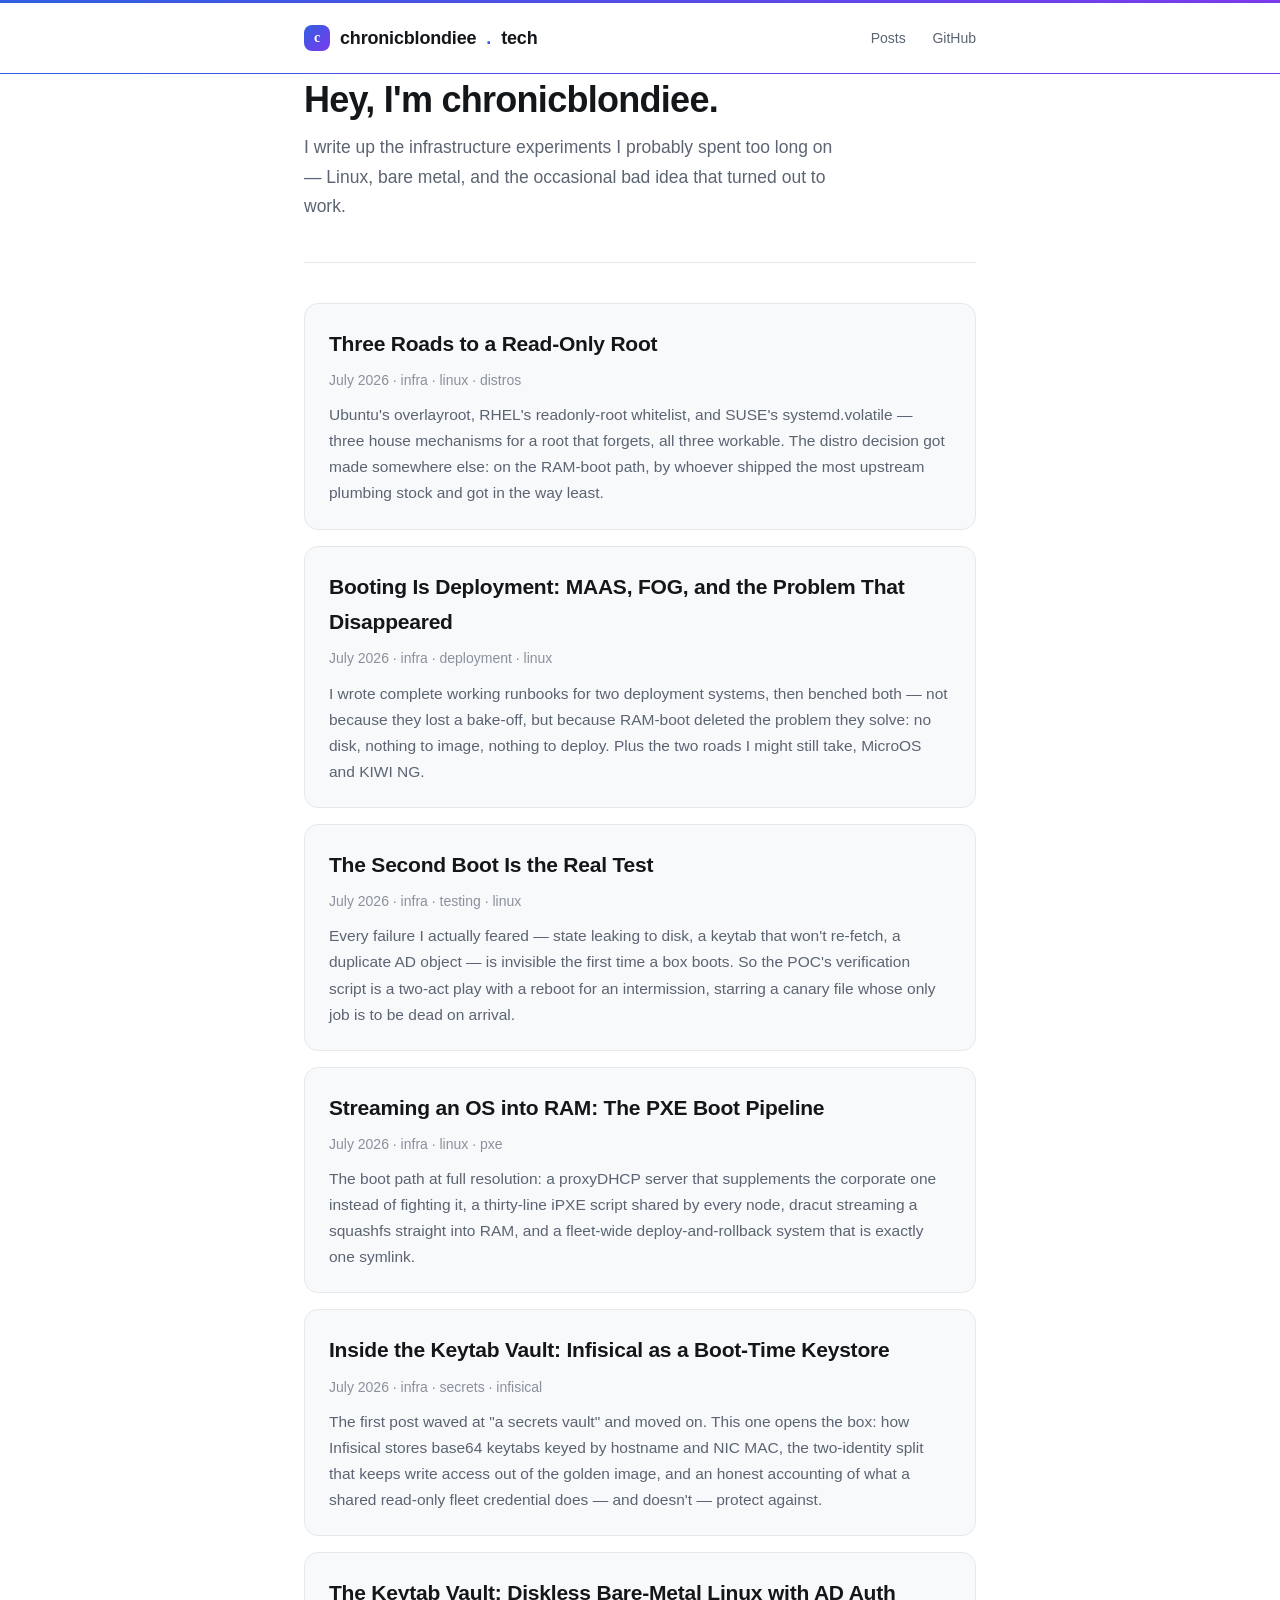
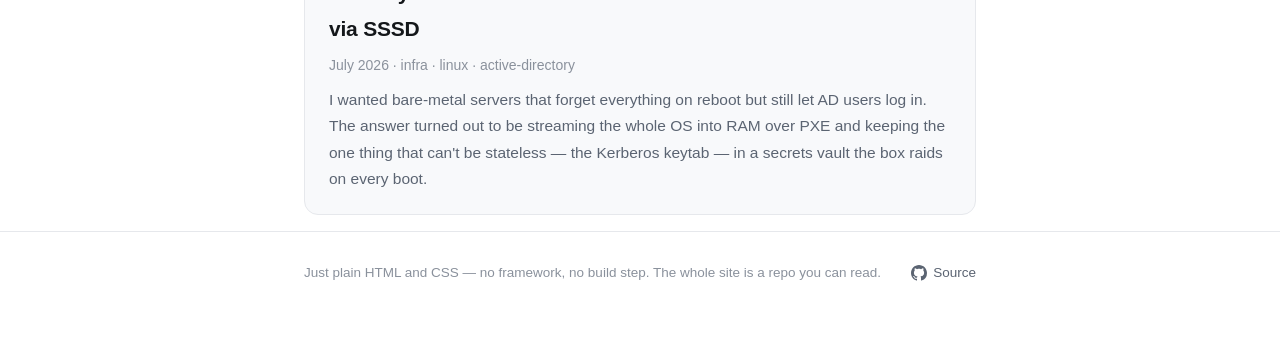
<file: index.html>
<!doctype html>
<html lang="en">
<head>
<meta charset="utf-8">
<meta name="viewport" content="width=device-width, initial-scale=1">
<title>chronicblondiee.tech</title>
<meta name="description" content="I'm chronicblondiee, and I write up the infrastructure experiments I probably spent too long on — Linux, bare metal, and the occasional bad idea that worked.">
<link rel="icon" type="image/svg+xml" href="favicon.svg">
<meta property="og:title" content="chronicblondiee.tech">
<meta property="og:description" content="I'm chronicblondiee, and I write up the infrastructure experiments I probably spent too long on — Linux, bare metal, and the occasional bad idea that worked.">
<meta property="og:type" content="website">
<meta property="og:url" content="https://chronicblondiee.github.io/tech-blog/">
<meta name="twitter:card" content="summary">
<link rel="stylesheet" href="style.css">
</head>
<body>

<header class="site">
  <div class="wrap">
    <a class="brand" href="index.html"><span class="logo-mark">c</span>chronicblondiee<span class="dot">.</span>tech</a>
    <nav class="site">
      <a href="index.html">Posts</a>
      <a href="https://github.com/chronicblondiee/tech-blog">GitHub</a>
    </nav>
  </div>
</header>

<main class="wrap">

  <div class="intro">
    <h1>Hey, I'm chronicblondiee.</h1>
    <p>I write up the infrastructure experiments I probably spent too long on — Linux, bare metal, and the occasional bad idea that turned out to work.</p>
  </div>

  <a class="post-list-item" href="posts/three-roads-to-a-readonly-root.html">
    <h2>Three Roads to a Read-Only Root</h2>
    <div class="post-meta">July 2026 &middot; infra &middot; linux &middot; distros</div>
    <p class="excerpt">
      Ubuntu's overlayroot, RHEL's readonly-root whitelist, and SUSE's
      systemd.volatile — three house mechanisms for a root that forgets,
      all three workable. The distro decision got made somewhere else:
      on the RAM-boot path, by whoever shipped the most upstream plumbing
      stock and got in the way least.
    </p>
  </a>

  <a class="post-list-item" href="posts/booting-is-deployment.html">
    <h2>Booting Is Deployment: MAAS, FOG, and the Problem That Disappeared</h2>
    <div class="post-meta">July 2026 &middot; infra &middot; deployment &middot; linux</div>
    <p class="excerpt">
      I wrote complete working runbooks for two deployment systems, then
      benched both — not because they lost a bake-off, but because RAM-boot
      deleted the problem they solve: no disk, nothing to image, nothing to
      deploy. Plus the two roads I might still take, MicroOS and KIWI NG.
    </p>
  </a>

  <a class="post-list-item" href="posts/second-boot-is-the-real-test.html">
    <h2>The Second Boot Is the Real Test</h2>
    <div class="post-meta">July 2026 &middot; infra &middot; testing &middot; linux</div>
    <p class="excerpt">
      Every failure I actually feared — state leaking to disk, a keytab that
      won't re-fetch, a duplicate AD object — is invisible the first time a
      box boots. So the POC's verification script is a two-act play with a
      reboot for an intermission, starring a canary file whose only job is
      to be dead on arrival.
    </p>
  </a>

  <a class="post-list-item" href="posts/pxe-ram-boot-pipeline.html">
    <h2>Streaming an OS into RAM: The PXE Boot Pipeline</h2>
    <div class="post-meta">July 2026 &middot; infra &middot; linux &middot; pxe</div>
    <p class="excerpt">
      The boot path at full resolution: a proxyDHCP server that supplements
      the corporate one instead of fighting it, a thirty-line iPXE script
      shared by every node, dracut streaming a squashfs straight into RAM,
      and a fleet-wide deploy-and-rollback system that is exactly one
      symlink.
    </p>
  </a>

  <a class="post-list-item" href="posts/inside-the-keytab-vault-infisical.html">
    <h2>Inside the Keytab Vault: Infisical as a Boot-Time Keystore</h2>
    <div class="post-meta">July 2026 &middot; infra &middot; secrets &middot; infisical</div>
    <p class="excerpt">
      The first post waved at "a secrets vault" and moved on. This one opens
      the box: how Infisical stores base64 keytabs keyed by hostname and NIC
      MAC, the two-identity split that keeps write access out of the golden
      image, and an honest accounting of what a shared read-only fleet
      credential does — and doesn't — protect against.
    </p>
  </a>

  <a class="post-list-item" href="posts/stateless-bare-metal-linux-sssd.html">
    <h2>The Keytab Vault: Diskless Bare-Metal Linux with AD Auth via SSSD</h2>
    <div class="post-meta">July 2026 &middot; infra &middot; linux &middot; active-directory</div>
    <p class="excerpt">
      I wanted bare-metal servers that forget everything on reboot but still
      let AD users log in. The answer turned out to be streaming the whole OS
      into RAM over PXE and keeping the one thing that can't be stateless —
      the Kerberos keytab — in a secrets vault the box raids on every boot.
    </p>
  </a>

</main>

<footer class="site">
  <div class="wrap">
    <span>Just plain HTML and CSS — no framework, no build step. The whole site is a repo you can read.</span>
    <a href="https://github.com/chronicblondiee/tech-blog">
      <svg viewBox="0 0 16 16" aria-hidden="true"><path d="M8 0C3.58 0 0 3.58 0 8c0 3.54 2.29 6.53 5.47 7.59.4.07.55-.17.55-.38 0-.19-.01-.82-.01-1.49-2.01.37-2.53-.49-2.69-.94-.09-.23-.48-.94-.82-1.13-.28-.15-.68-.52-.01-.53.63-.01 1.08.58 1.23.82.72 1.21 1.87.87 2.33.66.07-.52.28-.87.51-1.07-1.78-.2-3.64-.89-3.64-3.95 0-.87.31-1.59.82-2.15-.08-.2-.36-1.02.08-2.12 0 0 .67-.21 2.2.82.64-.18 1.32-.27 2-.27.68 0 1.36.09 2 .27 1.53-1.04 2.2-.82 2.2-.82.44 1.1.16 1.92.08 2.12.51.56.82 1.27.82 2.15 0 3.07-1.87 3.75-3.65 3.95.29.25.54.73.54 1.48 0 1.07-.01 1.93-.01 2.2 0 .21.15.46.55.38A8.01 8.01 0 0 0 16 8c0-4.42-3.58-8-8-8Z"/></svg>
      <span>Source</span>
    </a>
  </div>
</footer>

</body>
</html>
</file>
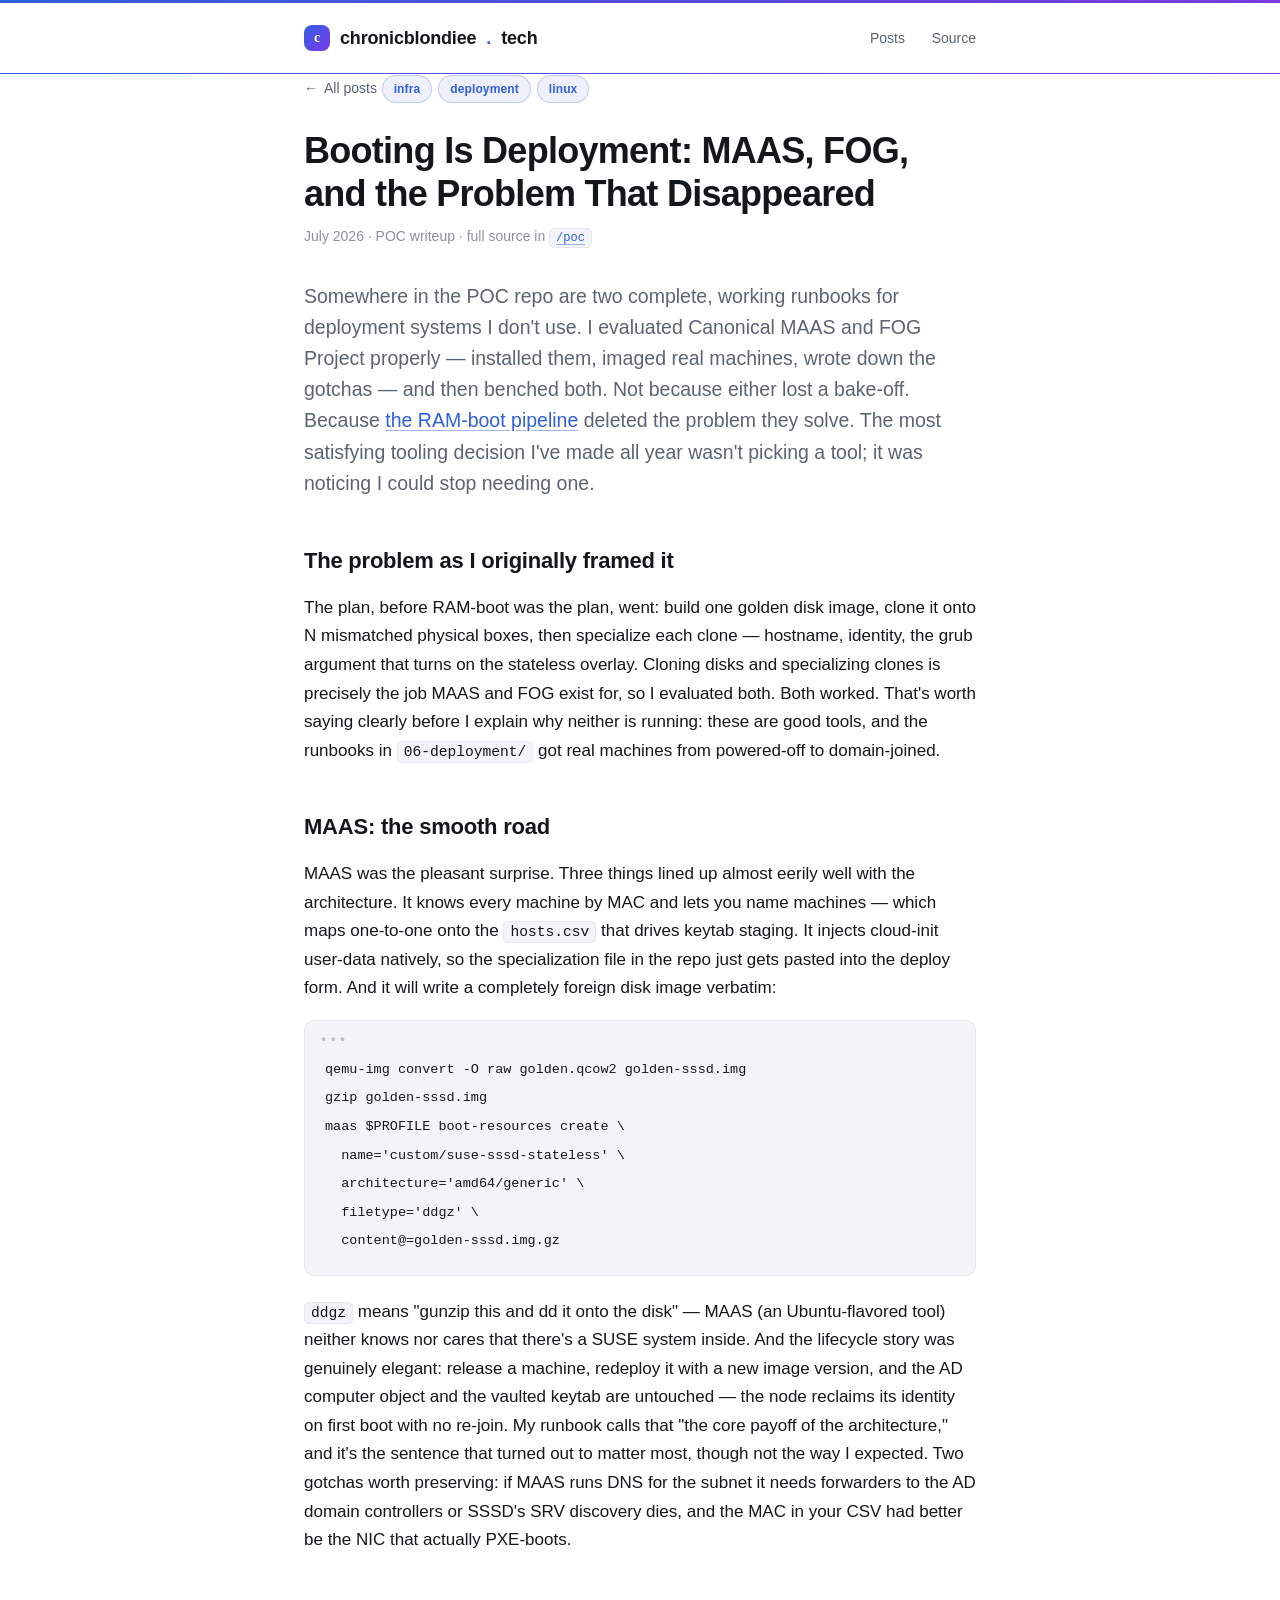
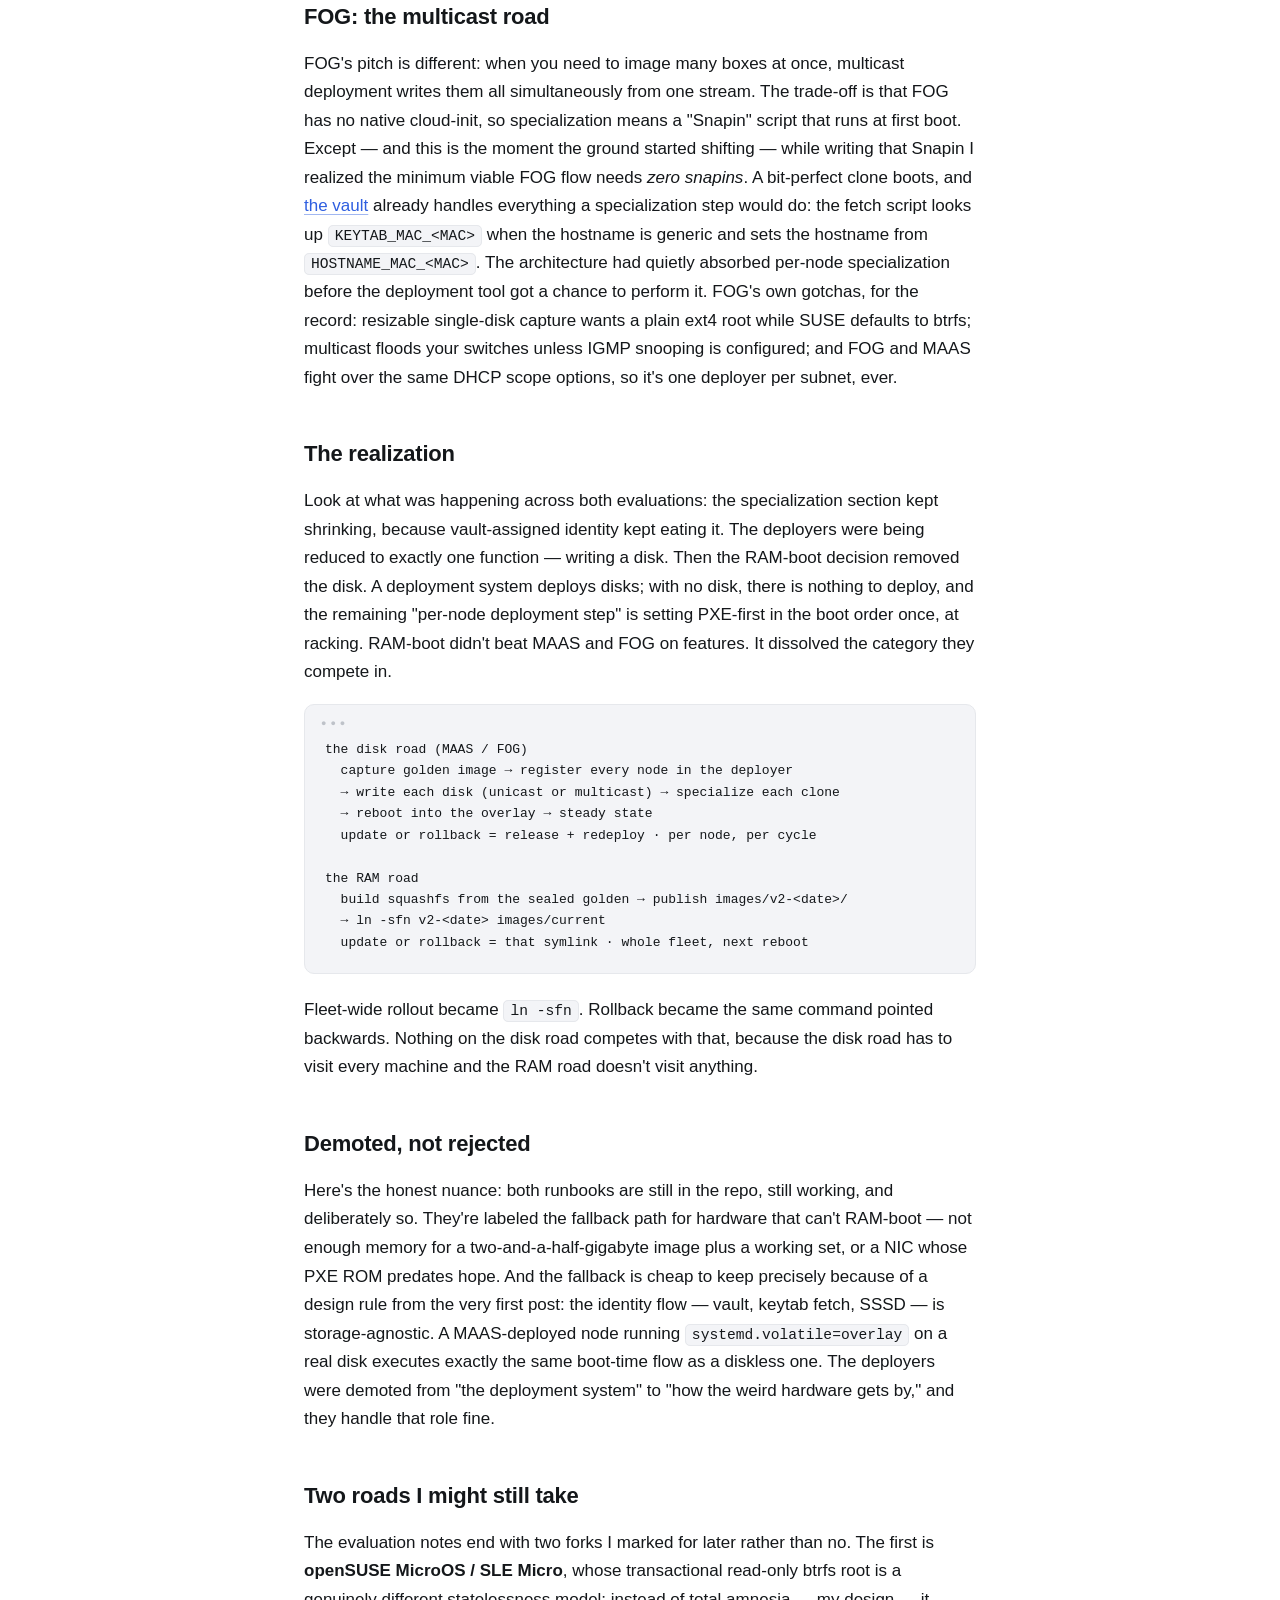
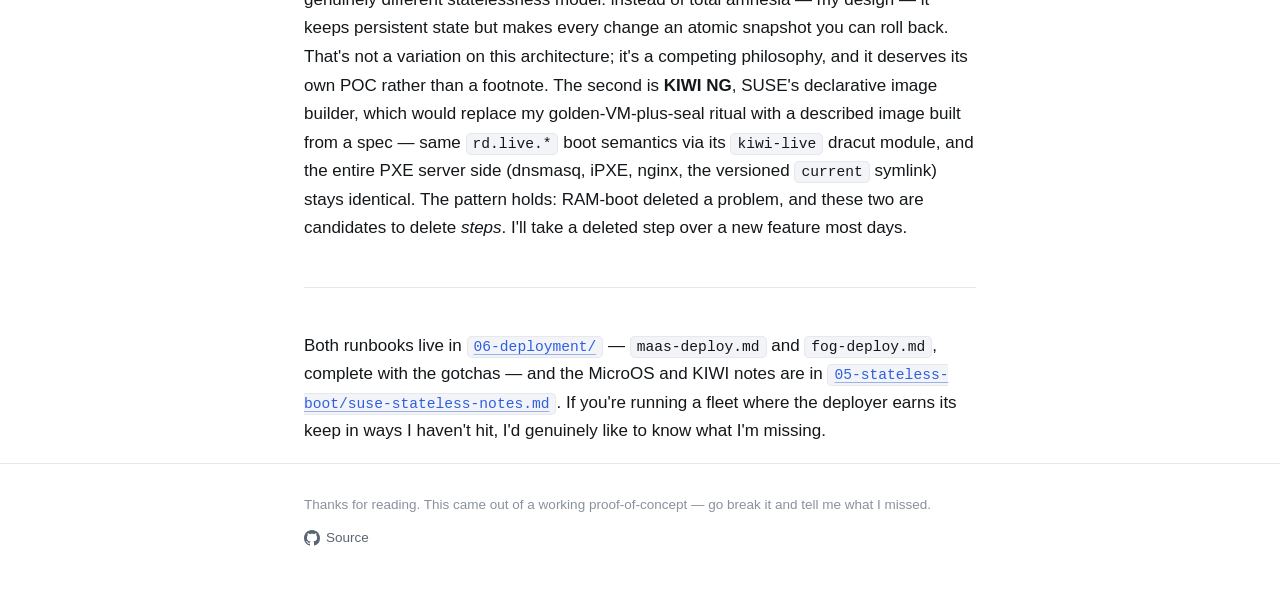
<file: posts/booting-is-deployment.html>
<!doctype html>
<html lang="en">
<head>
<meta charset="utf-8">
<meta name="viewport" content="width=device-width, initial-scale=1">
<title>Booting Is Deployment: MAAS, FOG, and the Problem That Disappeared</title>
<meta name="description" content="I wrote complete working runbooks for two deployment systems, then benched both — not because they lost a bake-off, but because RAM-boot deleted the problem they solve. Plus the two roads I might still take.">
<link rel="icon" type="image/svg+xml" href="../favicon.svg">
<meta property="og:title" content="Booting Is Deployment: MAAS, FOG, and the Problem That Disappeared">
<meta property="og:description" content="I wrote complete working runbooks for two deployment systems, then benched both — not because they lost a bake-off, but because RAM-boot deleted the problem they solve. Plus the two roads I might still take.">
<meta property="og:type" content="article">
<meta property="og:url" content="https://chronicblondiee.github.io/tech-blog/posts/booting-is-deployment.html">
<meta name="twitter:card" content="summary">
<link rel="stylesheet" href="../style.css">
</head>
<body>

<header class="site">
  <div class="wrap">
    <a class="brand" href="../index.html"><span class="logo-mark">c</span>chronicblondiee<span class="dot">.</span>tech</a>
    <nav class="site">
      <a href="../index.html">Posts</a>
      <a href="https://github.com/chronicblondiee/tech-blog/tree/main/poc/stateless-sssd-poc">Source</a>
    </nav>
  </div>
</header>

<main class="wrap">

  <a class="back-link" href="../index.html"><span class="arrow">&larr;</span><span>All posts</span></a>

  <span class="tag">infra</span><span class="tag">deployment</span><span class="tag">linux</span>

  <h1>Booting Is Deployment: MAAS, FOG, and the Problem That Disappeared</h1>
  <div class="post-meta">July 2026 &middot; POC writeup &middot; full source in <a href="https://github.com/chronicblondiee/tech-blog/tree/main/poc/stateless-sssd-poc"><code>/poc</code></a></div>

  <p class="lede">
    Somewhere in the POC repo are two complete, working runbooks for
    deployment systems I don't use. I evaluated Canonical MAAS and FOG
    Project properly — installed them, imaged real machines, wrote down the
    gotchas — and then benched both. Not because either lost a bake-off.
    Because <a href="pxe-ram-boot-pipeline.html">the RAM-boot pipeline</a>
    deleted the problem they solve. The most satisfying tooling decision
    I've made all year wasn't picking a tool; it was noticing I could stop
    needing one.
  </p>

  <h2>The problem as I originally framed it</h2>
  <p>
    The plan, before RAM-boot was the plan, went: build one golden disk
    image, clone it onto N mismatched physical boxes, then specialize each
    clone — hostname, identity, the grub argument that turns on the
    stateless overlay. Cloning disks and specializing clones is precisely
    the job MAAS and FOG exist for, so I evaluated both. Both worked. That's
    worth saying clearly before I explain why neither is running: these are
    good tools, and the runbooks in <code>06-deployment/</code> got real
    machines from powered-off to domain-joined.
  </p>

  <h2>MAAS: the smooth road</h2>
  <p>
    MAAS was the pleasant surprise. Three things lined up almost eerily
    well with the architecture. It knows every machine by MAC and lets you
    name machines — which maps one-to-one onto the <code>hosts.csv</code>
    that drives keytab staging. It injects cloud-init user-data natively,
    so the specialization file in the repo just gets pasted into the deploy
    form. And it will write a completely foreign disk image verbatim:
  </p>
  <pre><code>qemu-img convert -O raw golden.qcow2 golden-sssd.img
gzip golden-sssd.img
maas $PROFILE boot-resources create \
  name='custom/suse-sssd-stateless' \
  architecture='amd64/generic' \
  filetype='ddgz' \
  content@=golden-sssd.img.gz</code></pre>
  <p>
    <code>ddgz</code> means "gunzip this and dd it onto the disk" — MAAS
    (an Ubuntu-flavored tool) neither knows nor cares that there's a SUSE
    system inside. And the lifecycle story was genuinely elegant: release a
    machine, redeploy it with a new image version, and the AD computer
    object and the vaulted keytab are untouched — the node reclaims its
    identity on first boot with no re-join. My runbook calls that "the core
    payoff of the architecture," and it's the sentence that turned out to
    matter most, though not the way I expected. Two gotchas worth
    preserving: if MAAS runs DNS for the subnet it needs forwarders to the
    AD domain controllers or SSSD's SRV discovery dies, and the MAC in your
    CSV had better be the NIC that actually PXE-boots.
  </p>

  <h2>FOG: the multicast road</h2>
  <p>
    FOG's pitch is different: when you need to image many boxes at once,
    multicast deployment writes them all simultaneously from one stream.
    The trade-off is that FOG has no native cloud-init, so specialization
    means a "Snapin" script that runs at first boot. Except — and this is
    the moment the ground started shifting — while writing that Snapin I
    realized the minimum viable FOG flow needs <em>zero snapins</em>. A
    bit-perfect clone boots, and
    <a href="inside-the-keytab-vault-infisical.html">the vault</a> already
    handles everything a specialization step would do: the fetch script
    looks up <code>KEYTAB_MAC_&lt;MAC&gt;</code> when the hostname is
    generic and sets the hostname from <code>HOSTNAME_MAC_&lt;MAC&gt;</code>.
    The architecture had quietly absorbed per-node specialization before
    the deployment tool got a chance to perform it. FOG's own gotchas, for
    the record: resizable single-disk capture wants a plain ext4 root while
    SUSE defaults to btrfs; multicast floods your switches unless IGMP
    snooping is configured; and FOG and MAAS fight over the same DHCP scope
    options, so it's one deployer per subnet, ever.
  </p>

  <h2>The realization</h2>
  <p>
    Look at what was happening across both evaluations: the specialization
    section kept shrinking, because vault-assigned identity kept eating it.
    The deployers were being reduced to exactly one function — writing a
    disk. Then the RAM-boot decision removed the disk. A deployment system
    deploys disks; with no disk, there is nothing to deploy, and the
    remaining "per-node deployment step" is setting PXE-first in the boot
    order once, at racking. RAM-boot didn't beat MAAS and FOG on features.
    It dissolved the category they compete in.
  </p>
  <div class="diagram">the disk road (MAAS / FOG)
  capture golden image &rarr; register every node in the deployer
  &rarr; write each disk (unicast or multicast) &rarr; specialize each clone
  &rarr; reboot into the overlay &rarr; steady state
  update or rollback = release + redeploy &middot; per node, per cycle

the RAM road
  build squashfs from the sealed golden &rarr; publish images/v2-&lt;date&gt;/
  &rarr; ln -sfn v2-&lt;date&gt; images/current
  update or rollback = that symlink &middot; whole fleet, next reboot</div>
  <p>
    Fleet-wide rollout became <code>ln -sfn</code>. Rollback became the
    same command pointed backwards. Nothing on the disk road competes with
    that, because the disk road has to visit every machine and the RAM road
    doesn't visit anything.
  </p>

  <h2>Demoted, not rejected</h2>
  <p>
    Here's the honest nuance: both runbooks are still in the repo, still
    working, and deliberately so. They're labeled the fallback path for
    hardware that can't RAM-boot — not enough memory for a
    two-and-a-half-gigabyte image plus a working set, or a NIC whose PXE
    ROM predates hope. And the fallback is cheap to keep precisely because
    of a design rule from the very first post: the identity flow — vault,
    keytab fetch, SSSD — is storage-agnostic. A MAAS-deployed node running
    <code>systemd.volatile=overlay</code> on a real disk executes exactly
    the same boot-time flow as a diskless one. The deployers were demoted
    from "the deployment system" to "how the weird hardware gets by," and
    they handle that role fine.
  </p>

  <h2>Two roads I might still take</h2>
  <p>
    The evaluation notes end with two forks I marked for later rather than
    no. The first is <strong>openSUSE MicroOS / SLE Micro</strong>, whose
    transactional read-only btrfs root is a genuinely different
    statelessness model: instead of total amnesia — my design — it keeps
    persistent state but makes every change an atomic snapshot you can roll
    back. That's not a variation on this architecture; it's a competing
    philosophy, and it deserves its own POC rather than a footnote. The
    second is <strong>KIWI NG</strong>, SUSE's declarative image builder,
    which would replace my golden-VM-plus-seal ritual with a described
    image built from a spec — same <code>rd.live.*</code> boot semantics
    via its <code>kiwi-live</code> dracut module, and the entire PXE server
    side (dnsmasq, iPXE, nginx, the versioned <code>current</code> symlink)
    stays identical. The pattern holds: RAM-boot deleted a problem, and
    these two are candidates to delete <em>steps</em>. I'll take a deleted
    step over a new feature most days.
  </p>

  <hr>
  <p>
    Both runbooks live in
    <a href="https://github.com/chronicblondiee/tech-blog/tree/main/poc/stateless-sssd-poc/06-deployment"><code>06-deployment/</code></a>
    — <code>maas-deploy.md</code> and <code>fog-deploy.md</code>, complete
    with the gotchas — and the MicroOS and KIWI notes are in
    <a href="https://github.com/chronicblondiee/tech-blog/blob/main/poc/stateless-sssd-poc/05-stateless-boot/suse-stateless-notes.md"><code>05-stateless-boot/suse-stateless-notes.md</code></a>.
    If you're running a fleet where the deployer earns its keep in ways I
    haven't hit, I'd genuinely like to know what I'm missing.
  </p>

</main>

<footer class="site">
  <div class="wrap">
    <span>Thanks for reading. This came out of a working proof-of-concept — go break it and tell me what I missed.</span>
    <a href="https://github.com/chronicblondiee/tech-blog/tree/main/poc/stateless-sssd-poc">
      <svg viewBox="0 0 16 16" aria-hidden="true"><path d="M8 0C3.58 0 0 3.58 0 8c0 3.54 2.29 6.53 5.47 7.59.4.07.55-.17.55-.38 0-.19-.01-.82-.01-1.49-2.01.37-2.53-.49-2.69-.94-.09-.23-.48-.94-.82-1.13-.28-.15-.68-.52-.01-.53.63-.01 1.08.58 1.23.82.72 1.21 1.87.87 2.33.66.07-.52.28-.87.51-1.07-1.78-.2-3.64-.89-3.64-3.95 0-.87.31-1.59.82-2.15-.08-.2-.36-1.02.08-2.12 0 0 .67-.21 2.2.82.64-.18 1.32-.27 2-.27.68 0 1.36.09 2 .27 1.53-1.04 2.2-.82 2.2-.82.44 1.1.16 1.92.08 2.12.51.56.82 1.27.82 2.15 0 3.07-1.87 3.75-3.65 3.95.29.25.54.73.54 1.48 0 1.07-.01 1.93-.01 2.2 0 .21.15.46.55.38A8.01 8.01 0 0 0 16 8c0-4.42-3.58-8-8-8Z"/></svg>
      <span>Source</span>
    </a>
  </div>
</footer>

</body>
</html>
</file>
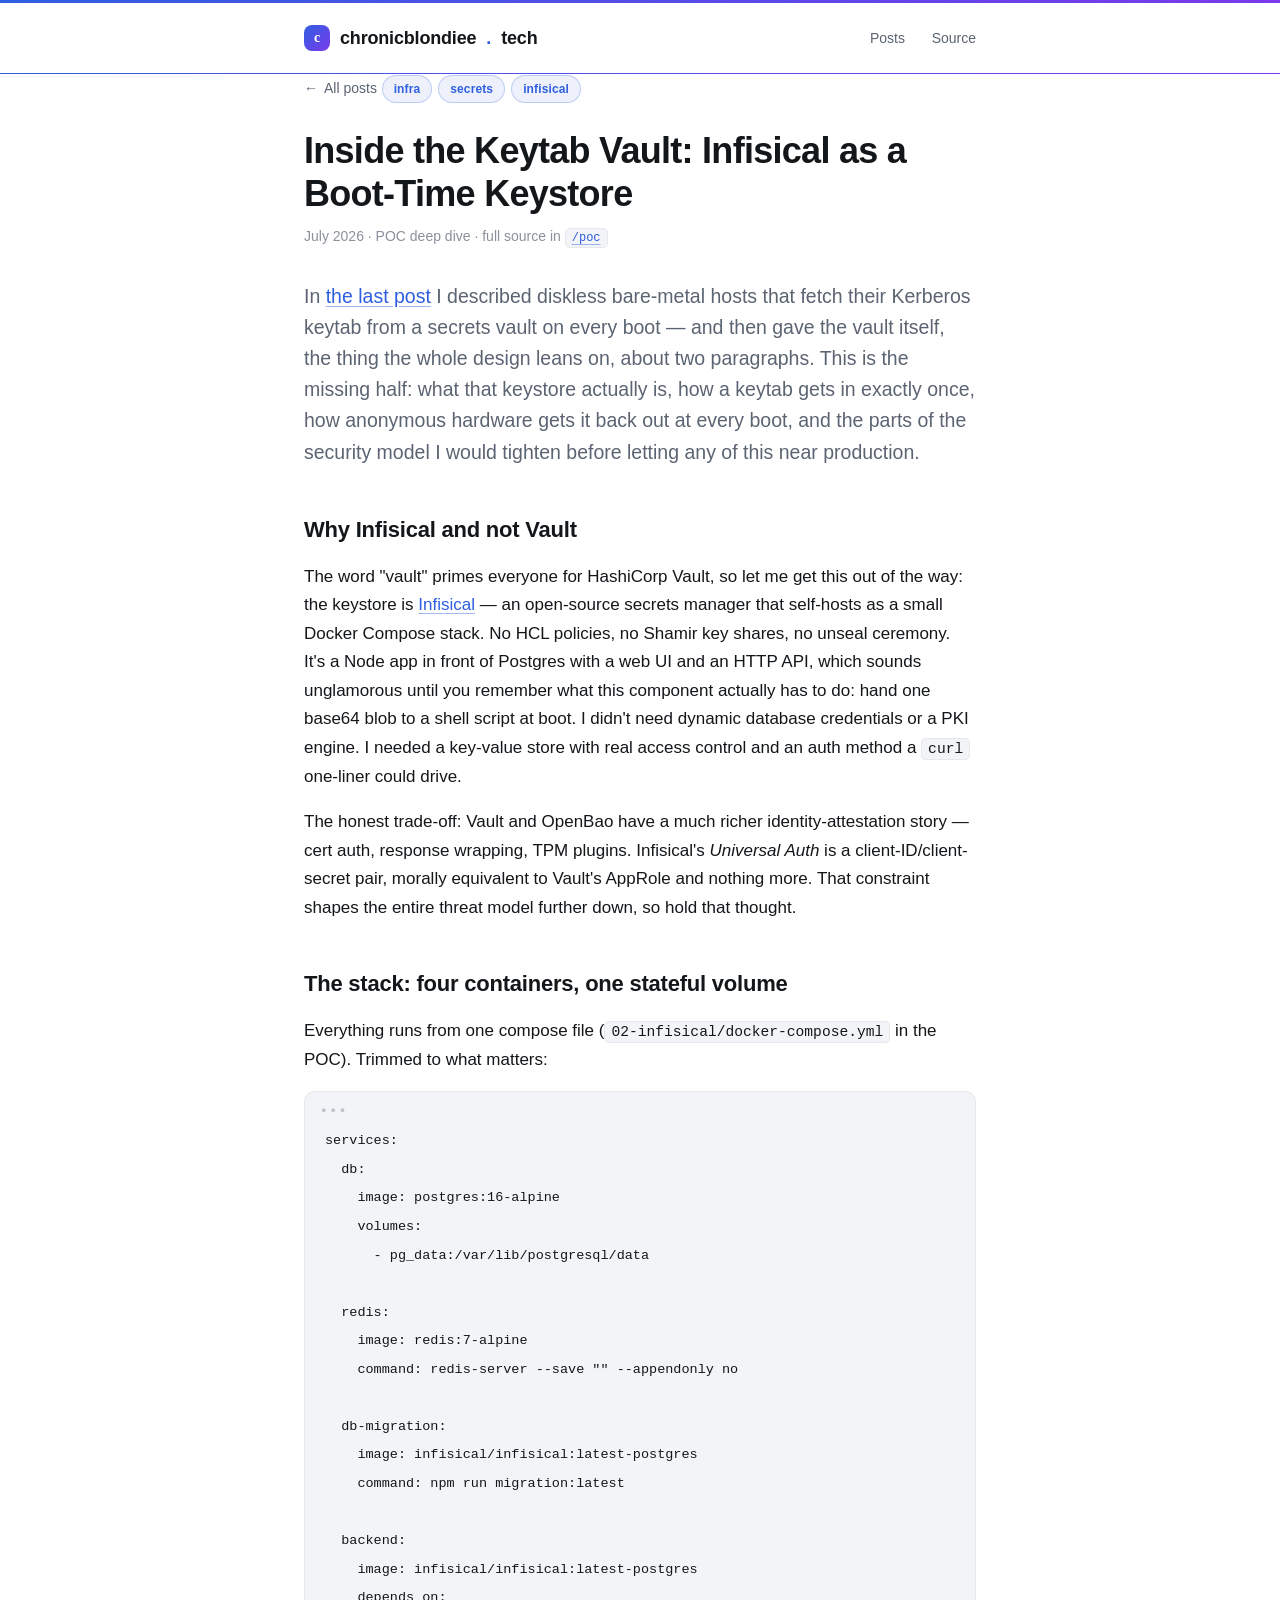
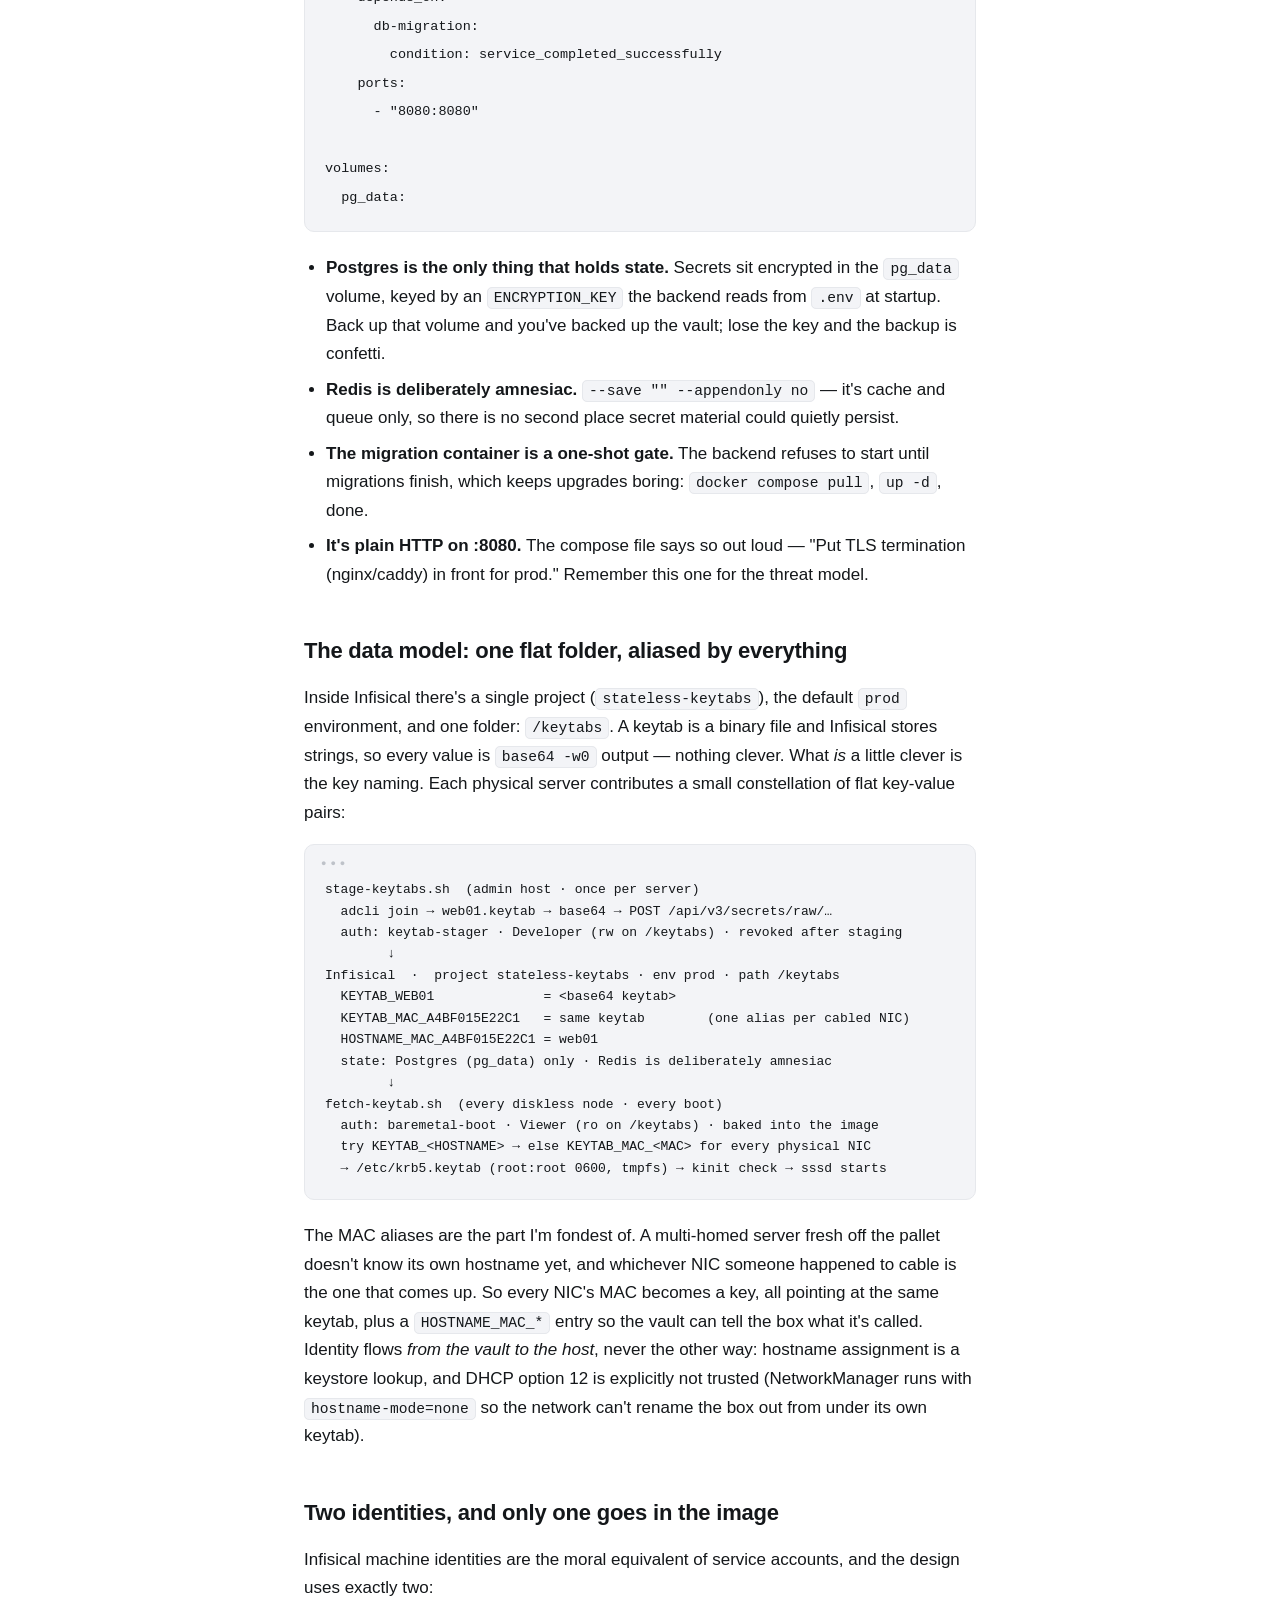
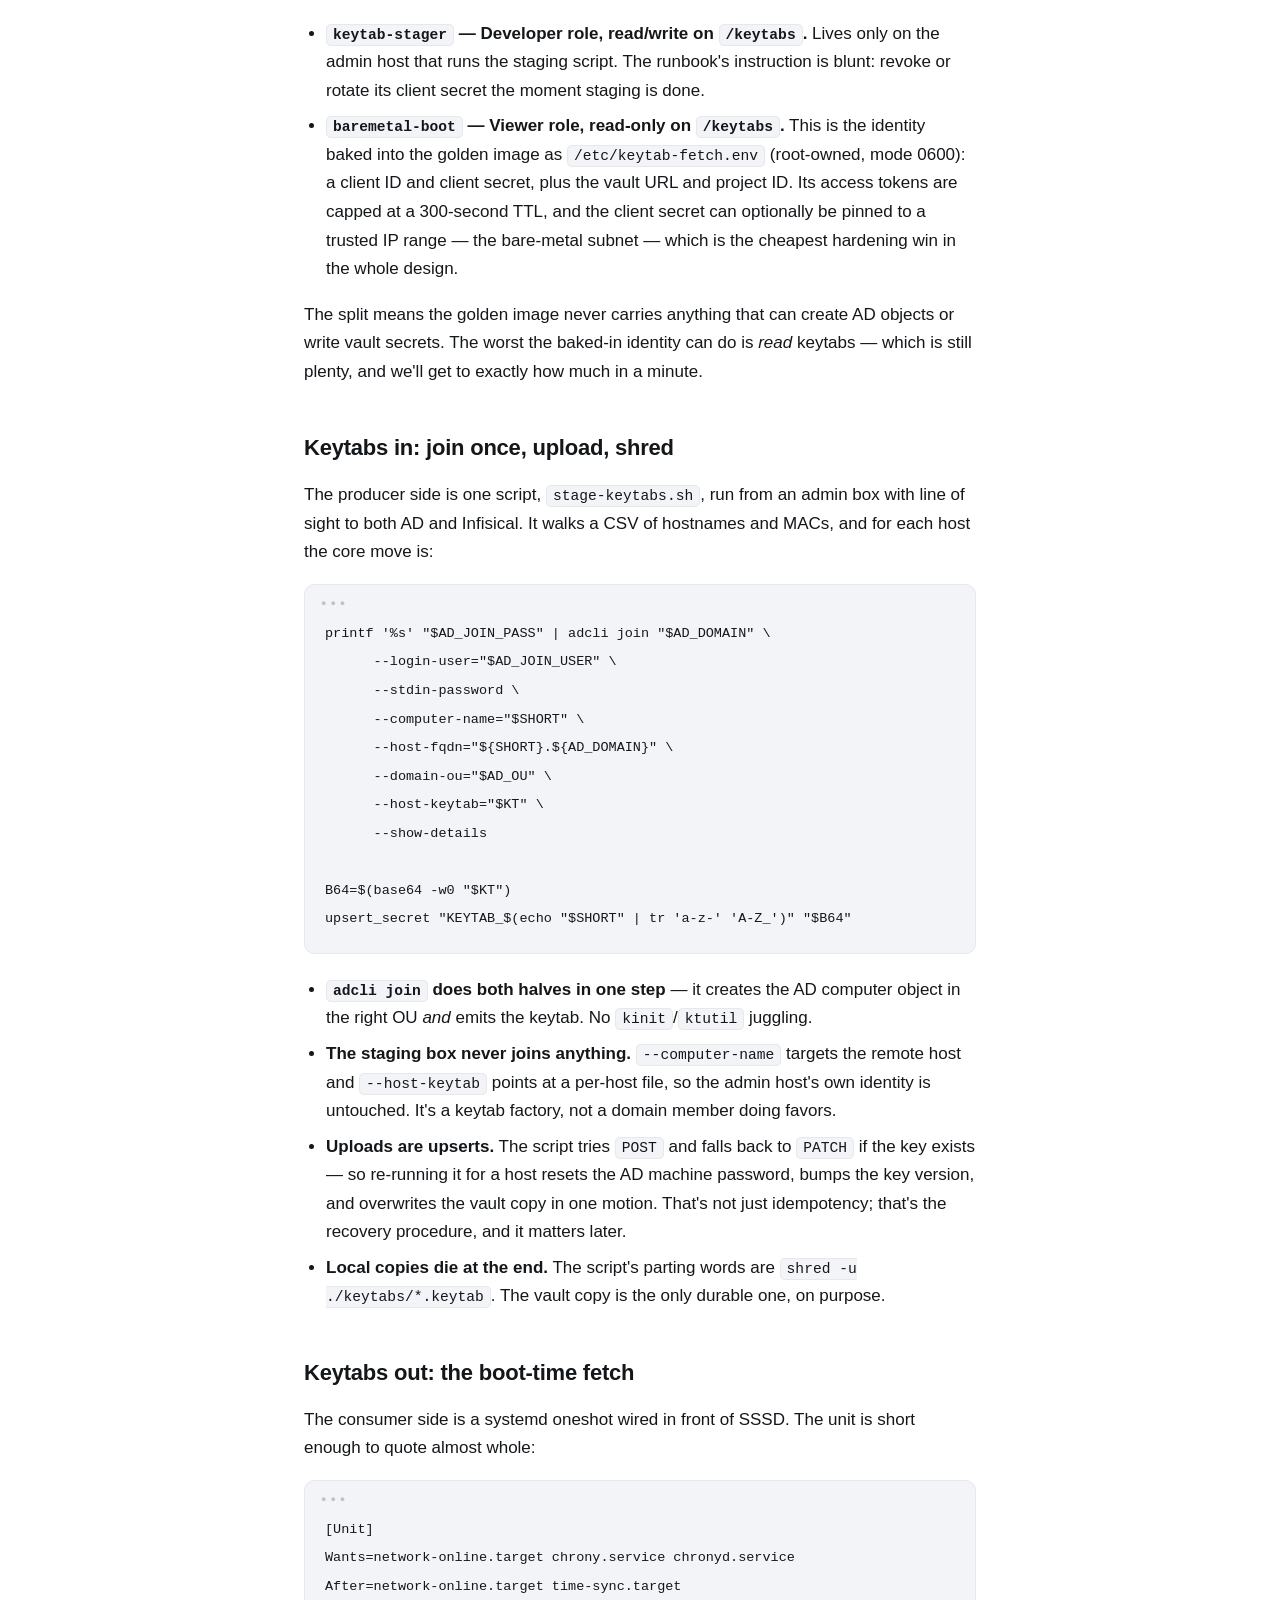
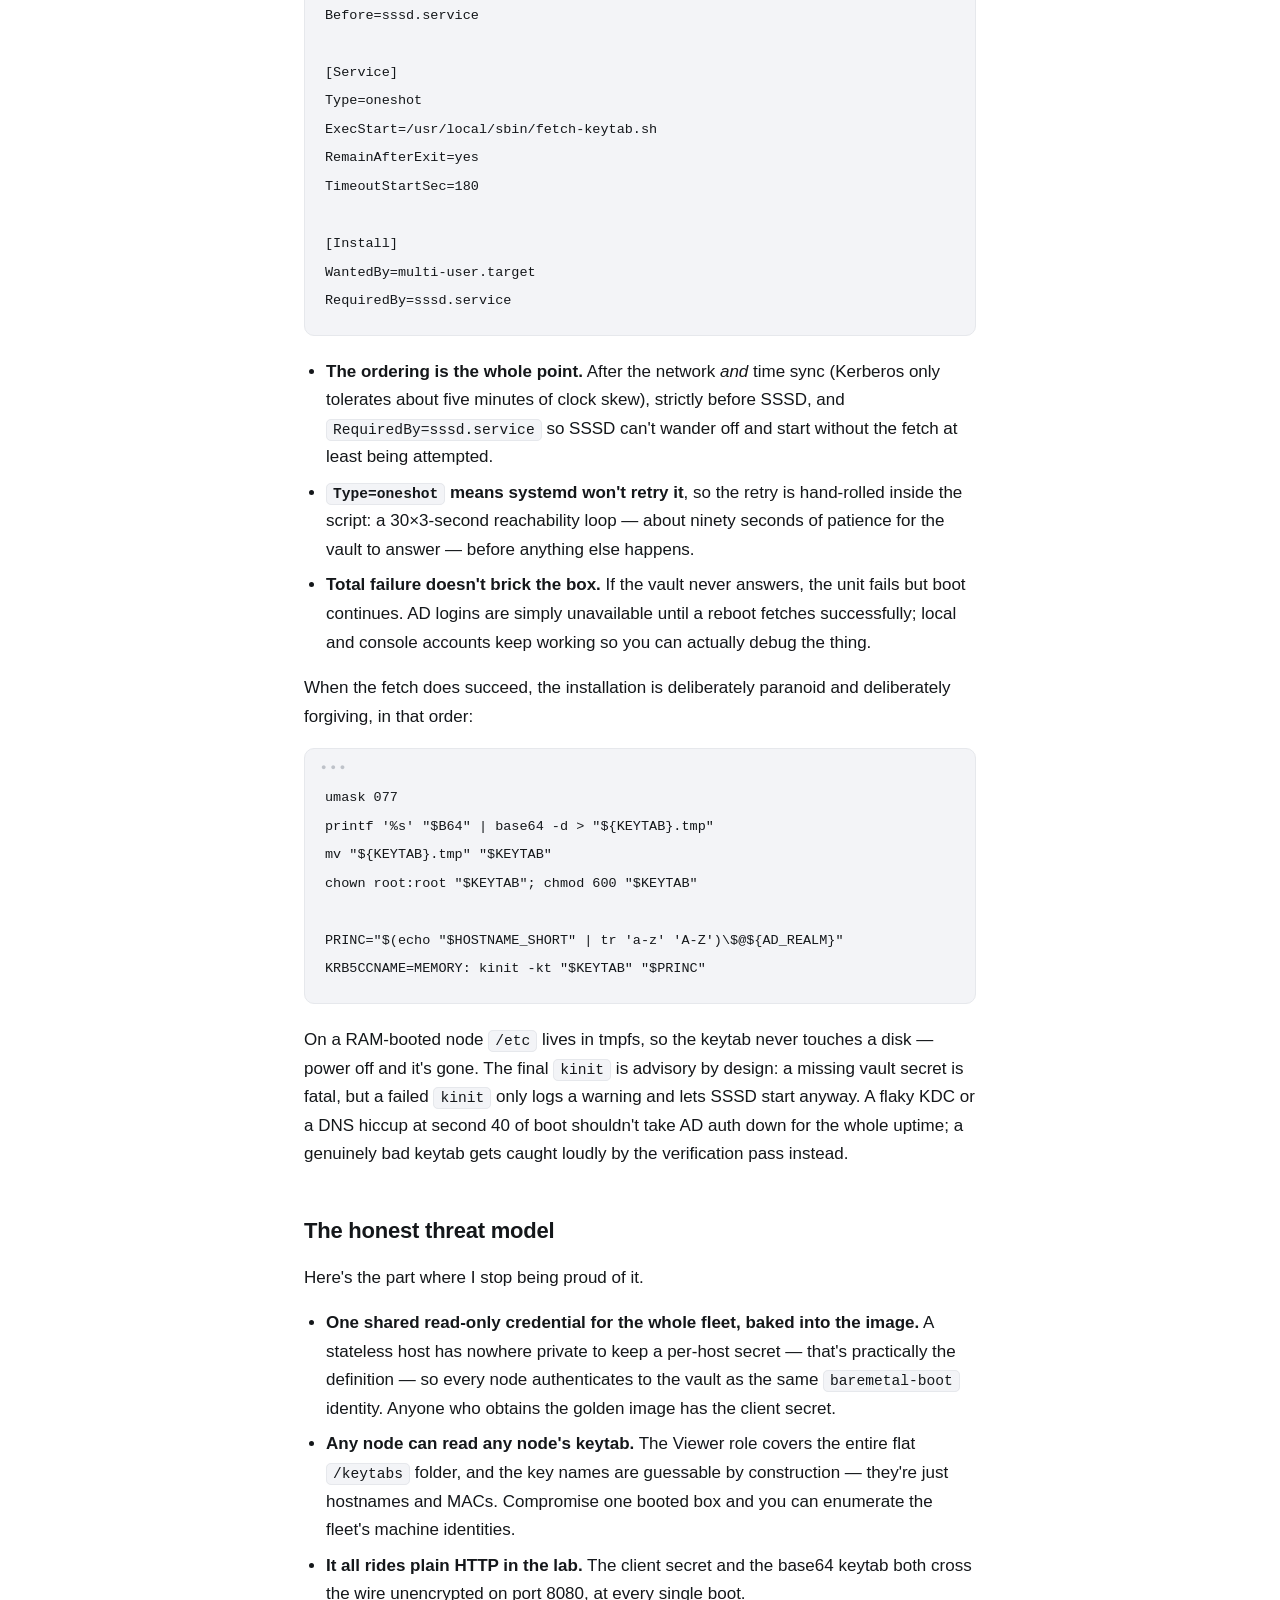
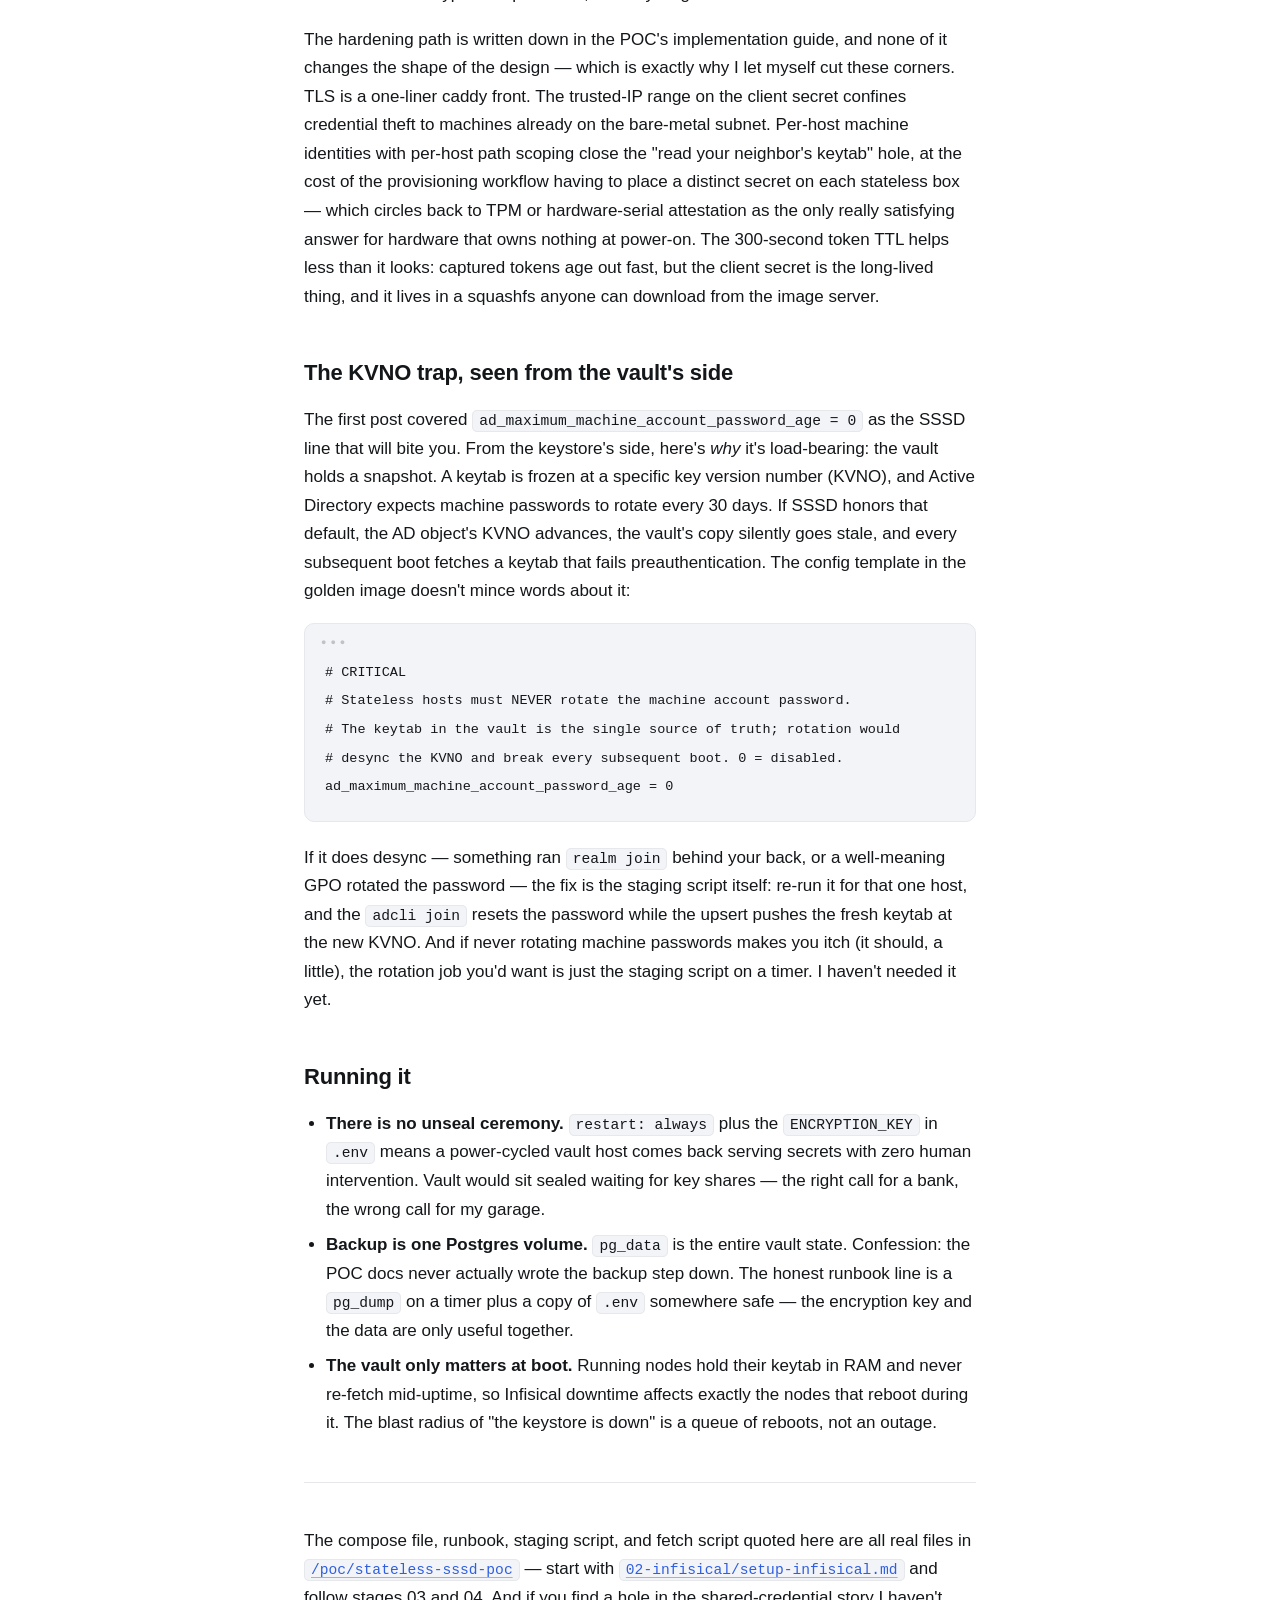
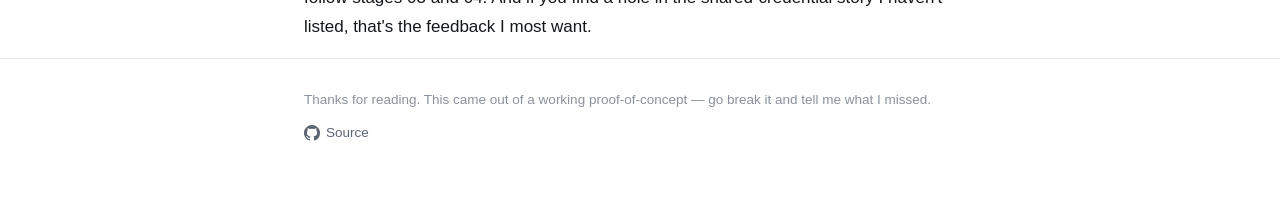
<file: posts/inside-the-keytab-vault-infisical.html>
<!doctype html>
<html lang="en">
<head>
<meta charset="utf-8">
<meta name="viewport" content="width=device-width, initial-scale=1">
<title>Inside the Keytab Vault: Infisical as a Boot-Time Keystore</title>
<meta name="description" content="A deep dive on the Infisical keystore behind my stateless bare-metal Linux POC — how machine keytabs get in once, how diskless hosts get them back out at every boot, and the threat model I knowingly accepted.">
<link rel="icon" type="image/svg+xml" href="../favicon.svg">
<meta property="og:title" content="Inside the Keytab Vault: Infisical as a Boot-Time Keystore">
<meta property="og:description" content="A deep dive on the Infisical keystore behind my stateless bare-metal Linux POC — how machine keytabs get in once, how diskless hosts get them back out at every boot, and the threat model I knowingly accepted.">
<meta property="og:type" content="article">
<meta property="og:url" content="https://chronicblondiee.github.io/tech-blog/posts/inside-the-keytab-vault-infisical.html">
<meta name="twitter:card" content="summary">
<link rel="stylesheet" href="../style.css">
</head>
<body>

<header class="site">
  <div class="wrap">
    <a class="brand" href="../index.html"><span class="logo-mark">c</span>chronicblondiee<span class="dot">.</span>tech</a>
    <nav class="site">
      <a href="../index.html">Posts</a>
      <a href="https://github.com/chronicblondiee/tech-blog/tree/main/poc/stateless-sssd-poc">Source</a>
    </nav>
  </div>
</header>

<main class="wrap">

  <a class="back-link" href="../index.html"><span class="arrow">&larr;</span><span>All posts</span></a>

  <span class="tag">infra</span><span class="tag">secrets</span><span class="tag">infisical</span>

  <h1>Inside the Keytab Vault: Infisical as a Boot-Time Keystore</h1>
  <div class="post-meta">July 2026 &middot; POC deep dive &middot; full source in <a href="https://github.com/chronicblondiee/tech-blog/tree/main/poc/stateless-sssd-poc"><code>/poc</code></a></div>

  <p class="lede">
    In <a href="stateless-bare-metal-linux-sssd.html">the last post</a> I
    described diskless bare-metal hosts that fetch their Kerberos keytab from
    a secrets vault on every boot — and then gave the vault itself, the thing
    the whole design leans on, about two paragraphs. This is the missing
    half: what that keystore actually is, how a keytab gets in exactly once,
    how anonymous hardware gets it back out at every boot, and the parts of
    the security model I would tighten before letting any of this near
    production.
  </p>

  <h2>Why Infisical and not Vault</h2>
  <p>
    The word "vault" primes everyone for HashiCorp Vault, so let me get this
    out of the way: the keystore is
    <a href="https://infisical.com">Infisical</a> — an open-source secrets
    manager that self-hosts as a small Docker Compose stack. No HCL policies,
    no Shamir key shares, no unseal ceremony. It's a Node app in front of
    Postgres with a web UI and an HTTP API, which sounds unglamorous until
    you remember what this component actually has to do: hand one base64
    blob to a shell script at boot. I didn't need dynamic database
    credentials or a PKI engine. I needed a key-value store with real access
    control and an auth method a <code>curl</code> one-liner could drive.
  </p>
  <p>
    The honest trade-off: Vault and OpenBao have a much richer
    identity-attestation story — cert auth, response wrapping, TPM plugins.
    Infisical's <em>Universal Auth</em> is a client-ID/client-secret pair,
    morally equivalent to Vault's AppRole and nothing more. That constraint
    shapes the entire threat model further down, so hold that thought.
  </p>

  <h2>The stack: four containers, one stateful volume</h2>
  <p>
    Everything runs from one compose file
    (<code>02-infisical/docker-compose.yml</code> in the POC). Trimmed to
    what matters:
  </p>
  <pre><code>services:
  db:
    image: postgres:16-alpine
    volumes:
      - pg_data:/var/lib/postgresql/data

  redis:
    image: redis:7-alpine
    command: redis-server --save "" --appendonly no

  db-migration:
    image: infisical/infisical:latest-postgres
    command: npm run migration:latest

  backend:
    image: infisical/infisical:latest-postgres
    depends_on:
      db-migration:
        condition: service_completed_successfully
    ports:
      - "8080:8080"

volumes:
  pg_data:</code></pre>
  <ul>
    <li><strong>Postgres is the only thing that holds state.</strong> Secrets sit encrypted in the <code>pg_data</code> volume, keyed by an <code>ENCRYPTION_KEY</code> the backend reads from <code>.env</code> at startup. Back up that volume and you've backed up the vault; lose the key and the backup is confetti.</li>
    <li><strong>Redis is deliberately amnesiac.</strong> <code>--save "" --appendonly no</code> — it's cache and queue only, so there is no second place secret material could quietly persist.</li>
    <li><strong>The migration container is a one-shot gate.</strong> The backend refuses to start until migrations finish, which keeps upgrades boring: <code>docker compose pull</code>, <code>up -d</code>, done.</li>
    <li><strong>It's plain HTTP on :8080.</strong> The compose file says so out loud — "Put TLS termination (nginx/caddy) in front for prod." Remember this one for the threat model.</li>
  </ul>

  <h2>The data model: one flat folder, aliased by everything</h2>
  <p>
    Inside Infisical there's a single project (<code>stateless-keytabs</code>),
    the default <code>prod</code> environment, and one folder:
    <code>/keytabs</code>. A keytab is a binary file and Infisical stores
    strings, so every value is <code>base64 -w0</code> output — nothing
    clever. What <em>is</em> a little clever is the key naming. Each physical
    server contributes a small constellation of flat key-value pairs:
  </p>
  <div class="diagram">stage-keytabs.sh  (admin host &middot; once per server)
  adcli join &rarr; web01.keytab &rarr; base64 &rarr; POST /api/v3/secrets/raw/&hellip;
  auth: keytab-stager &middot; Developer (rw on /keytabs) &middot; revoked after staging
        &darr;
Infisical  &middot;  project stateless-keytabs &middot; env prod &middot; path /keytabs
  KEYTAB_WEB01              = &lt;base64 keytab&gt;
  KEYTAB_MAC_A4BF015E22C1   = same keytab        (one alias per cabled NIC)
  HOSTNAME_MAC_A4BF015E22C1 = web01
  state: Postgres (pg_data) only &middot; Redis is deliberately amnesiac
        &darr;
fetch-keytab.sh  (every diskless node &middot; every boot)
  auth: baremetal-boot &middot; Viewer (ro on /keytabs) &middot; baked into the image
  try KEYTAB_&lt;HOSTNAME&gt; &rarr; else KEYTAB_MAC_&lt;MAC&gt; for every physical NIC
  &rarr; /etc/krb5.keytab (root:root 0600, tmpfs) &rarr; kinit check &rarr; sssd starts</div>
  <p>
    The MAC aliases are the part I'm fondest of. A multi-homed server fresh
    off the pallet doesn't know its own hostname yet, and whichever NIC
    someone happened to cable is the one that comes up. So every NIC's MAC
    becomes a key, all pointing at the same keytab, plus a
    <code>HOSTNAME_MAC_*</code> entry so the vault can tell the box what it's
    called. Identity flows <em>from the vault to the host</em>, never the
    other way: hostname assignment is a keystore lookup, and DHCP option 12
    is explicitly not trusted (NetworkManager runs with
    <code>hostname-mode=none</code> so the network can't rename the box out
    from under its own keytab).
  </p>

  <h2>Two identities, and only one goes in the image</h2>
  <p>
    Infisical machine identities are the moral equivalent of service
    accounts, and the design uses exactly two:
  </p>
  <ul>
    <li><strong><code>keytab-stager</code> — Developer role, read/write on <code>/keytabs</code>.</strong> Lives only on the admin host that runs the staging script. The runbook's instruction is blunt: revoke or rotate its client secret the moment staging is done.</li>
    <li><strong><code>baremetal-boot</code> — Viewer role, read-only on <code>/keytabs</code>.</strong> This is the identity baked into the golden image as <code>/etc/keytab-fetch.env</code> (root-owned, mode 0600): a client ID and client secret, plus the vault URL and project ID. Its access tokens are capped at a 300-second TTL, and the client secret can optionally be pinned to a trusted IP range — the bare-metal subnet — which is the cheapest hardening win in the whole design.</li>
  </ul>
  <p>
    The split means the golden image never carries anything that can create
    AD objects or write vault secrets. The worst the baked-in identity can
    do is <em>read</em> keytabs — which is still plenty, and we'll get to
    exactly how much in a minute.
  </p>

  <h2>Keytabs in: join once, upload, shred</h2>
  <p>
    The producer side is one script, <code>stage-keytabs.sh</code>, run from
    an admin box with line of sight to both AD and Infisical. It walks a
    CSV of hostnames and MACs, and for each host the core move is:
  </p>
  <pre><code>printf '%s' "$AD_JOIN_PASS" | adcli join "$AD_DOMAIN" \
      --login-user="$AD_JOIN_USER" \
      --stdin-password \
      --computer-name="$SHORT" \
      --host-fqdn="${SHORT}.${AD_DOMAIN}" \
      --domain-ou="$AD_OU" \
      --host-keytab="$KT" \
      --show-details

B64=$(base64 -w0 "$KT")
upsert_secret "KEYTAB_$(echo "$SHORT" | tr 'a-z-' 'A-Z_')" "$B64"</code></pre>
  <ul>
    <li><strong><code>adcli join</code> does both halves in one step</strong> — it creates the AD computer object in the right OU <em>and</em> emits the keytab. No <code>kinit</code>/<code>ktutil</code> juggling.</li>
    <li><strong>The staging box never joins anything.</strong> <code>--computer-name</code> targets the remote host and <code>--host-keytab</code> points at a per-host file, so the admin host's own identity is untouched. It's a keytab factory, not a domain member doing favors.</li>
    <li><strong>Uploads are upserts.</strong> The script tries <code>POST</code> and falls back to <code>PATCH</code> if the key exists — so re-running it for a host resets the AD machine password, bumps the key version, and overwrites the vault copy in one motion. That's not just idempotency; that's the recovery procedure, and it matters later.</li>
    <li><strong>Local copies die at the end.</strong> The script's parting words are <code>shred -u ./keytabs/*.keytab</code>. The vault copy is the only durable one, on purpose.</li>
  </ul>

  <h2>Keytabs out: the boot-time fetch</h2>
  <p>
    The consumer side is a systemd oneshot wired in front of SSSD. The unit
    is short enough to quote almost whole:
  </p>
  <pre><code>[Unit]
Wants=network-online.target chrony.service chronyd.service
After=network-online.target time-sync.target
Before=sssd.service

[Service]
Type=oneshot
ExecStart=/usr/local/sbin/fetch-keytab.sh
RemainAfterExit=yes
TimeoutStartSec=180

[Install]
WantedBy=multi-user.target
RequiredBy=sssd.service</code></pre>
  <ul>
    <li><strong>The ordering is the whole point.</strong> After the network <em>and</em> time sync (Kerberos only tolerates about five minutes of clock skew), strictly before SSSD, and <code>RequiredBy=sssd.service</code> so SSSD can't wander off and start without the fetch at least being attempted.</li>
    <li><strong><code>Type=oneshot</code> means systemd won't retry it</strong>, so the retry is hand-rolled inside the script: a 30&times;3-second reachability loop — about ninety seconds of patience for the vault to answer — before anything else happens.</li>
    <li><strong>Total failure doesn't brick the box.</strong> If the vault never answers, the unit fails but boot continues. AD logins are simply unavailable until a reboot fetches successfully; local and console accounts keep working so you can actually debug the thing.</li>
  </ul>
  <p>
    When the fetch does succeed, the installation is deliberately paranoid
    and deliberately forgiving, in that order:
  </p>
  <pre><code>umask 077
printf '%s' "$B64" | base64 -d &gt; "${KEYTAB}.tmp"
mv "${KEYTAB}.tmp" "$KEYTAB"
chown root:root "$KEYTAB"; chmod 600 "$KEYTAB"

PRINC="$(echo "$HOSTNAME_SHORT" | tr 'a-z' 'A-Z')\$@${AD_REALM}"
KRB5CCNAME=MEMORY: kinit -kt "$KEYTAB" "$PRINC"</code></pre>
  <p>
    On a RAM-booted node <code>/etc</code> lives in tmpfs, so the keytab
    never touches a disk — power off and it's gone. The final
    <code>kinit</code> is advisory by design: a missing vault secret is
    fatal, but a failed <code>kinit</code> only logs a warning and lets SSSD
    start anyway. A flaky KDC or a DNS hiccup at second 40 of boot shouldn't
    take AD auth down for the whole uptime; a genuinely bad keytab gets
    caught loudly by the verification pass instead.
  </p>

  <h2>The honest threat model</h2>
  <p>
    Here's the part where I stop being proud of it.
  </p>
  <ul>
    <li><strong>One shared read-only credential for the whole fleet, baked into the image.</strong> A stateless host has nowhere private to keep a per-host secret — that's practically the definition — so every node authenticates to the vault as the same <code>baremetal-boot</code> identity. Anyone who obtains the golden image has the client secret.</li>
    <li><strong>Any node can read any node's keytab.</strong> The Viewer role covers the entire flat <code>/keytabs</code> folder, and the key names are guessable by construction — they're just hostnames and MACs. Compromise one booted box and you can enumerate the fleet's machine identities.</li>
    <li><strong>It all rides plain HTTP in the lab.</strong> The client secret and the base64 keytab both cross the wire unencrypted on port 8080, at every single boot.</li>
  </ul>
  <p>
    The hardening path is written down in the POC's implementation guide,
    and none of it changes the shape of the design — which is exactly why I
    let myself cut these corners. TLS is a one-liner caddy front. The
    trusted-IP range on the client secret confines credential theft to
    machines already on the bare-metal subnet. Per-host machine identities
    with per-host path scoping close the "read your neighbor's keytab" hole,
    at the cost of the provisioning workflow having to place a distinct
    secret on each stateless box — which circles back to TPM or
    hardware-serial attestation as the only really satisfying answer for
    hardware that owns nothing at power-on. The 300-second token TTL helps
    less than it looks: captured tokens age out fast, but the client secret
    is the long-lived thing, and it lives in a squashfs anyone can download
    from the image server.
  </p>

  <h2>The KVNO trap, seen from the vault's side</h2>
  <p>
    The first post covered
    <code>ad_maximum_machine_account_password_age = 0</code> as the SSSD
    line that will bite you. From the keystore's side, here's <em>why</em>
    it's load-bearing: the vault holds a snapshot. A keytab is frozen at a
    specific key version number (KVNO), and Active Directory expects machine
    passwords to rotate every 30 days. If SSSD honors that default, the AD
    object's KVNO advances, the vault's copy silently goes stale, and every
    subsequent boot fetches a keytab that fails preauthentication. The
    config template in the golden image doesn't mince words about it:
  </p>
  <pre><code># CRITICAL
# Stateless hosts must NEVER rotate the machine account password.
# The keytab in the vault is the single source of truth; rotation would
# desync the KVNO and break every subsequent boot. 0 = disabled.
ad_maximum_machine_account_password_age = 0</code></pre>
  <p>
    If it does desync — something ran <code>realm join</code> behind your
    back, or a well-meaning GPO rotated the password — the fix is the
    staging script itself: re-run it for that one host, and the
    <code>adcli join</code> resets the password while the upsert pushes the
    fresh keytab at the new KVNO. And if never rotating machine passwords
    makes you itch (it should, a little), the rotation job you'd want is
    just the staging script on a timer. I haven't needed it yet.
  </p>

  <h2>Running it</h2>
  <ul>
    <li><strong>There is no unseal ceremony.</strong> <code>restart: always</code> plus the <code>ENCRYPTION_KEY</code> in <code>.env</code> means a power-cycled vault host comes back serving secrets with zero human intervention. Vault would sit sealed waiting for key shares — the right call for a bank, the wrong call for my garage.</li>
    <li><strong>Backup is one Postgres volume.</strong> <code>pg_data</code> is the entire vault state. Confession: the POC docs never actually wrote the backup step down. The honest runbook line is a <code>pg_dump</code> on a timer plus a copy of <code>.env</code> somewhere safe — the encryption key and the data are only useful together.</li>
    <li><strong>The vault only matters at boot.</strong> Running nodes hold their keytab in RAM and never re-fetch mid-uptime, so Infisical downtime affects exactly the nodes that reboot during it. The blast radius of "the keystore is down" is a queue of reboots, not an outage.</li>
  </ul>

  <hr>
  <p>
    The compose file, runbook, staging script, and fetch script quoted here
    are all real files in
    <a href="https://github.com/chronicblondiee/tech-blog/tree/main/poc/stateless-sssd-poc"><code>/poc/stateless-sssd-poc</code></a>
    — start with
    <a href="https://github.com/chronicblondiee/tech-blog/blob/main/poc/stateless-sssd-poc/02-infisical/setup-infisical.md"><code>02-infisical/setup-infisical.md</code></a>
    and follow stages 03 and 04. And if you find a hole in the
    shared-credential story I haven't listed, that's the feedback I most
    want.
  </p>

</main>

<footer class="site">
  <div class="wrap">
    <span>Thanks for reading. This came out of a working proof-of-concept — go break it and tell me what I missed.</span>
    <a href="https://github.com/chronicblondiee/tech-blog/tree/main/poc/stateless-sssd-poc">
      <svg viewBox="0 0 16 16" aria-hidden="true"><path d="M8 0C3.58 0 0 3.58 0 8c0 3.54 2.29 6.53 5.47 7.59.4.07.55-.17.55-.38 0-.19-.01-.82-.01-1.49-2.01.37-2.53-.49-2.69-.94-.09-.23-.48-.94-.82-1.13-.28-.15-.68-.52-.01-.53.63-.01 1.08.58 1.23.82.72 1.21 1.87.87 2.33.66.07-.52.28-.87.51-1.07-1.78-.2-3.64-.89-3.64-3.95 0-.87.31-1.59.82-2.15-.08-.2-.36-1.02.08-2.12 0 0 .67-.21 2.2.82.64-.18 1.32-.27 2-.27.68 0 1.36.09 2 .27 1.53-1.04 2.2-.82 2.2-.82.44 1.1.16 1.92.08 2.12.51.56.82 1.27.82 2.15 0 3.07-1.87 3.75-3.65 3.95.29.25.54.73.54 1.48 0 1.07-.01 1.93-.01 2.2 0 .21.15.46.55.38A8.01 8.01 0 0 0 16 8c0-4.42-3.58-8-8-8Z"/></svg>
      <span>Source</span>
    </a>
  </div>
</footer>

</body>
</html>
</file>
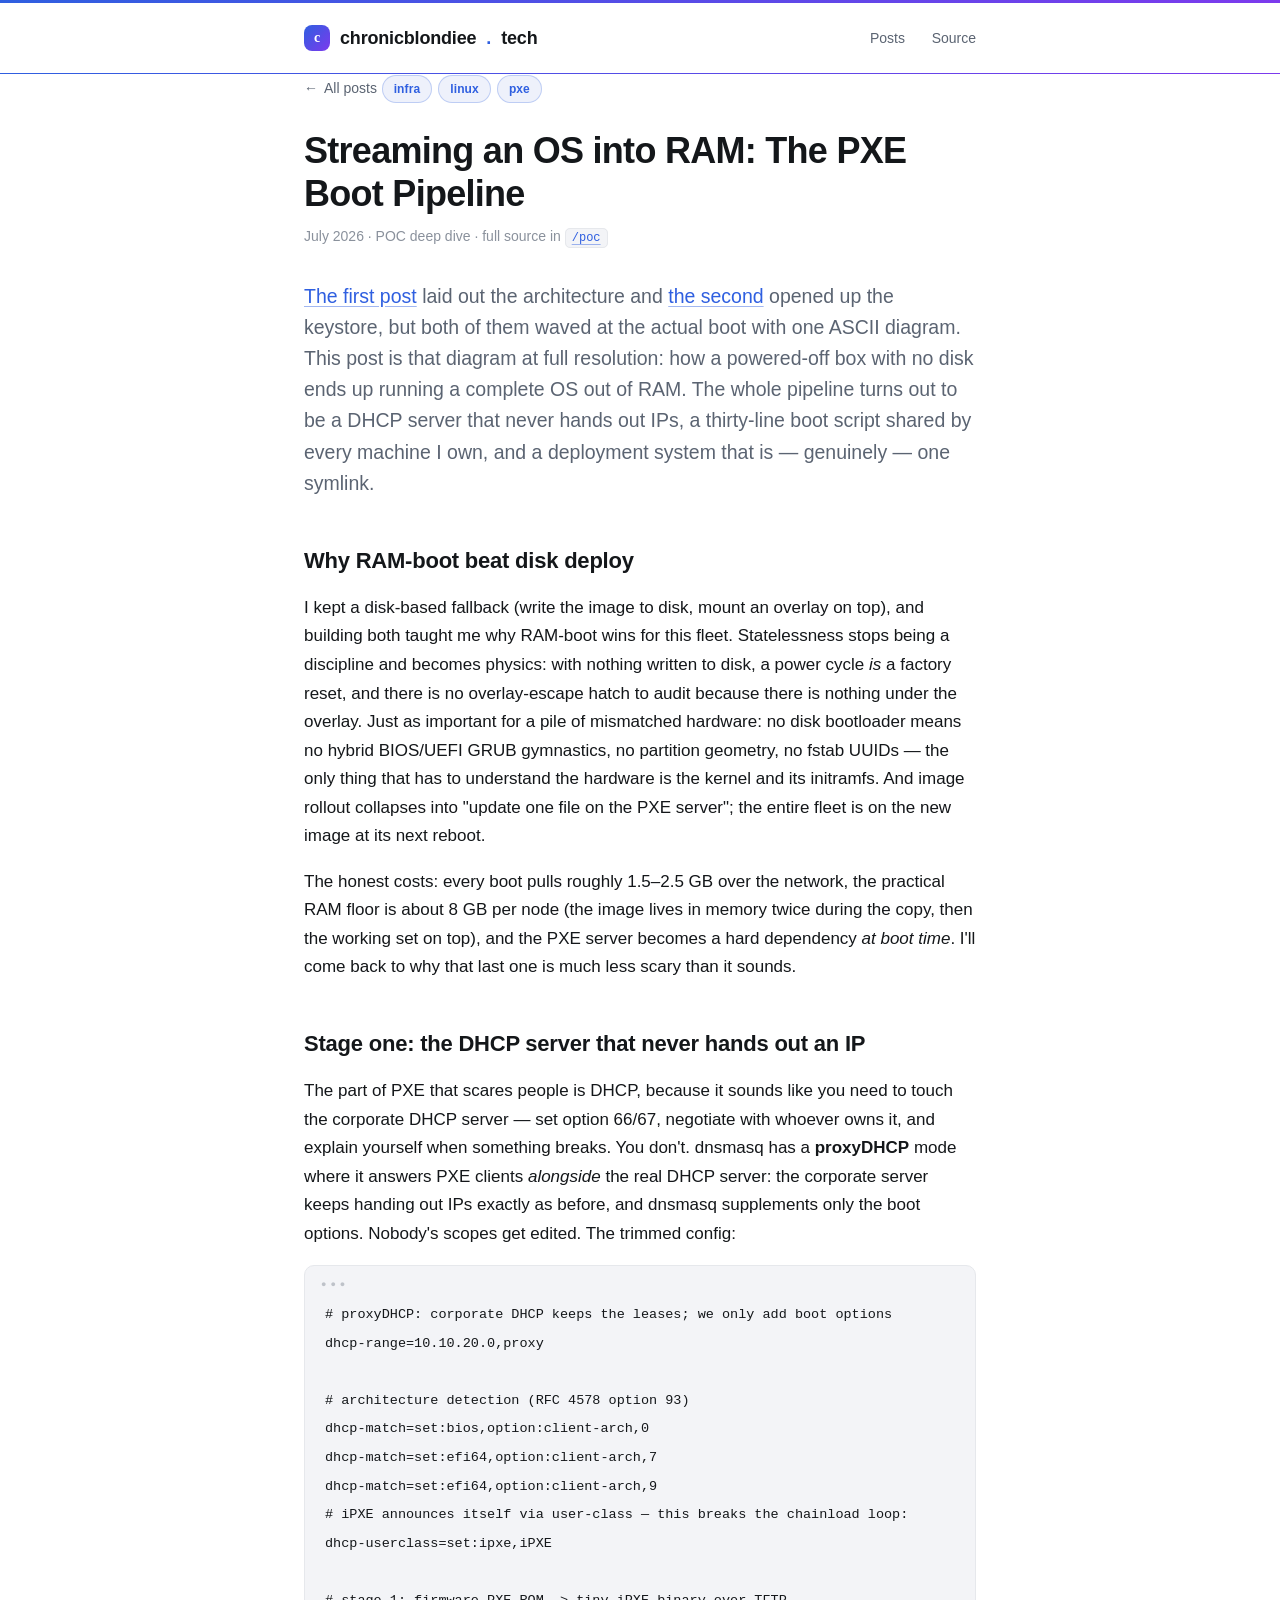
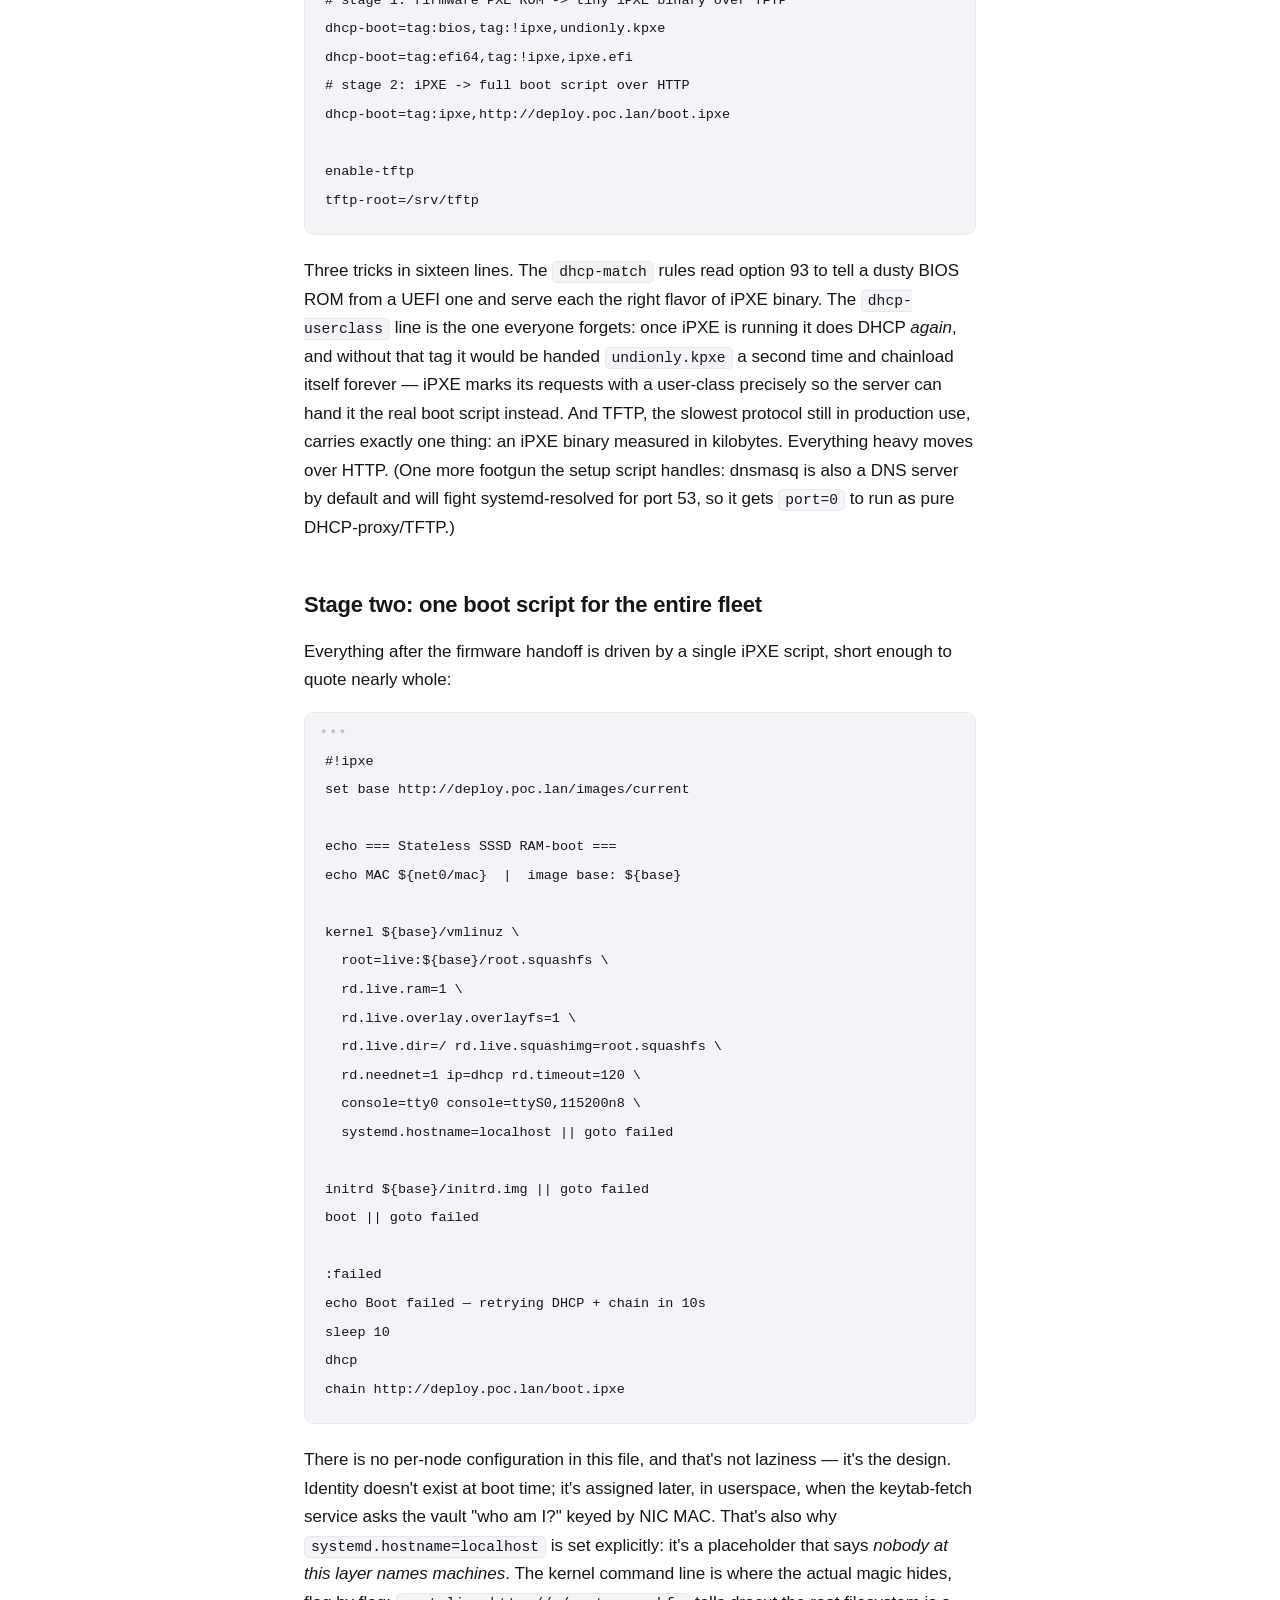
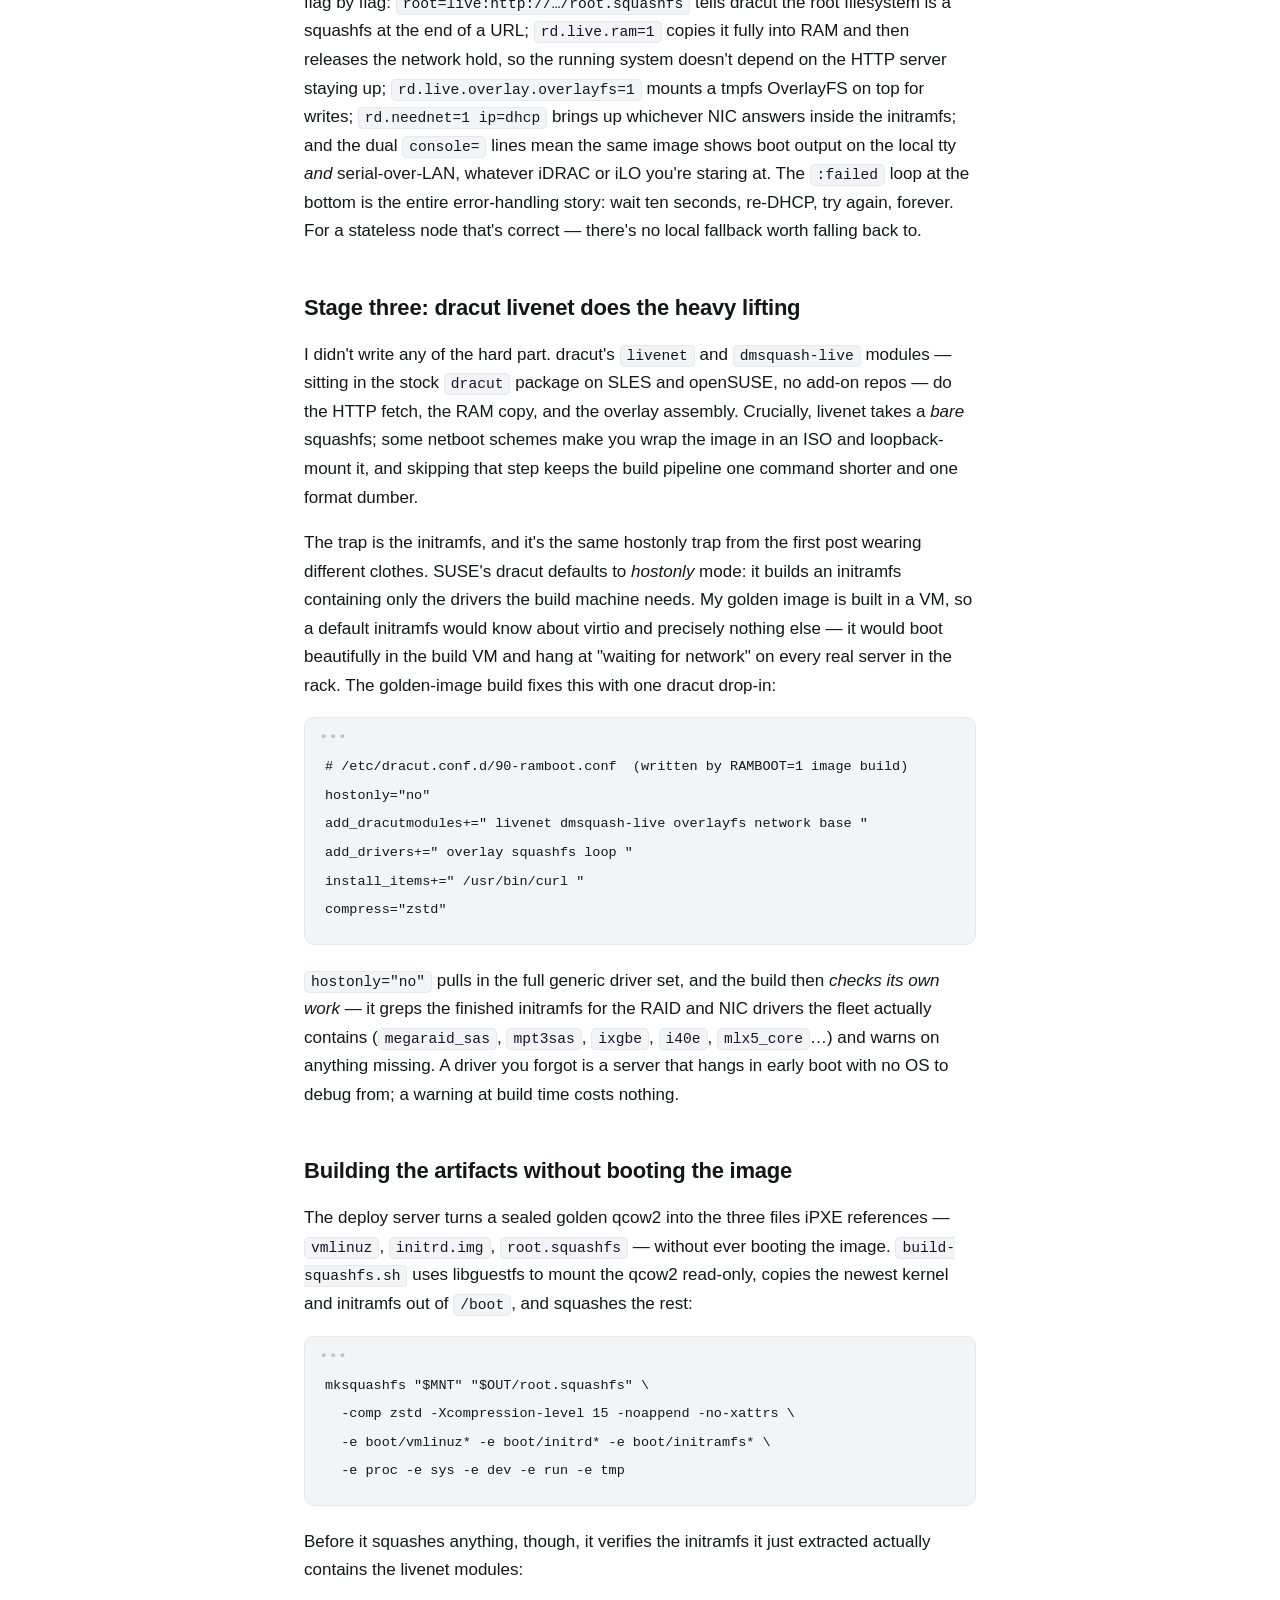
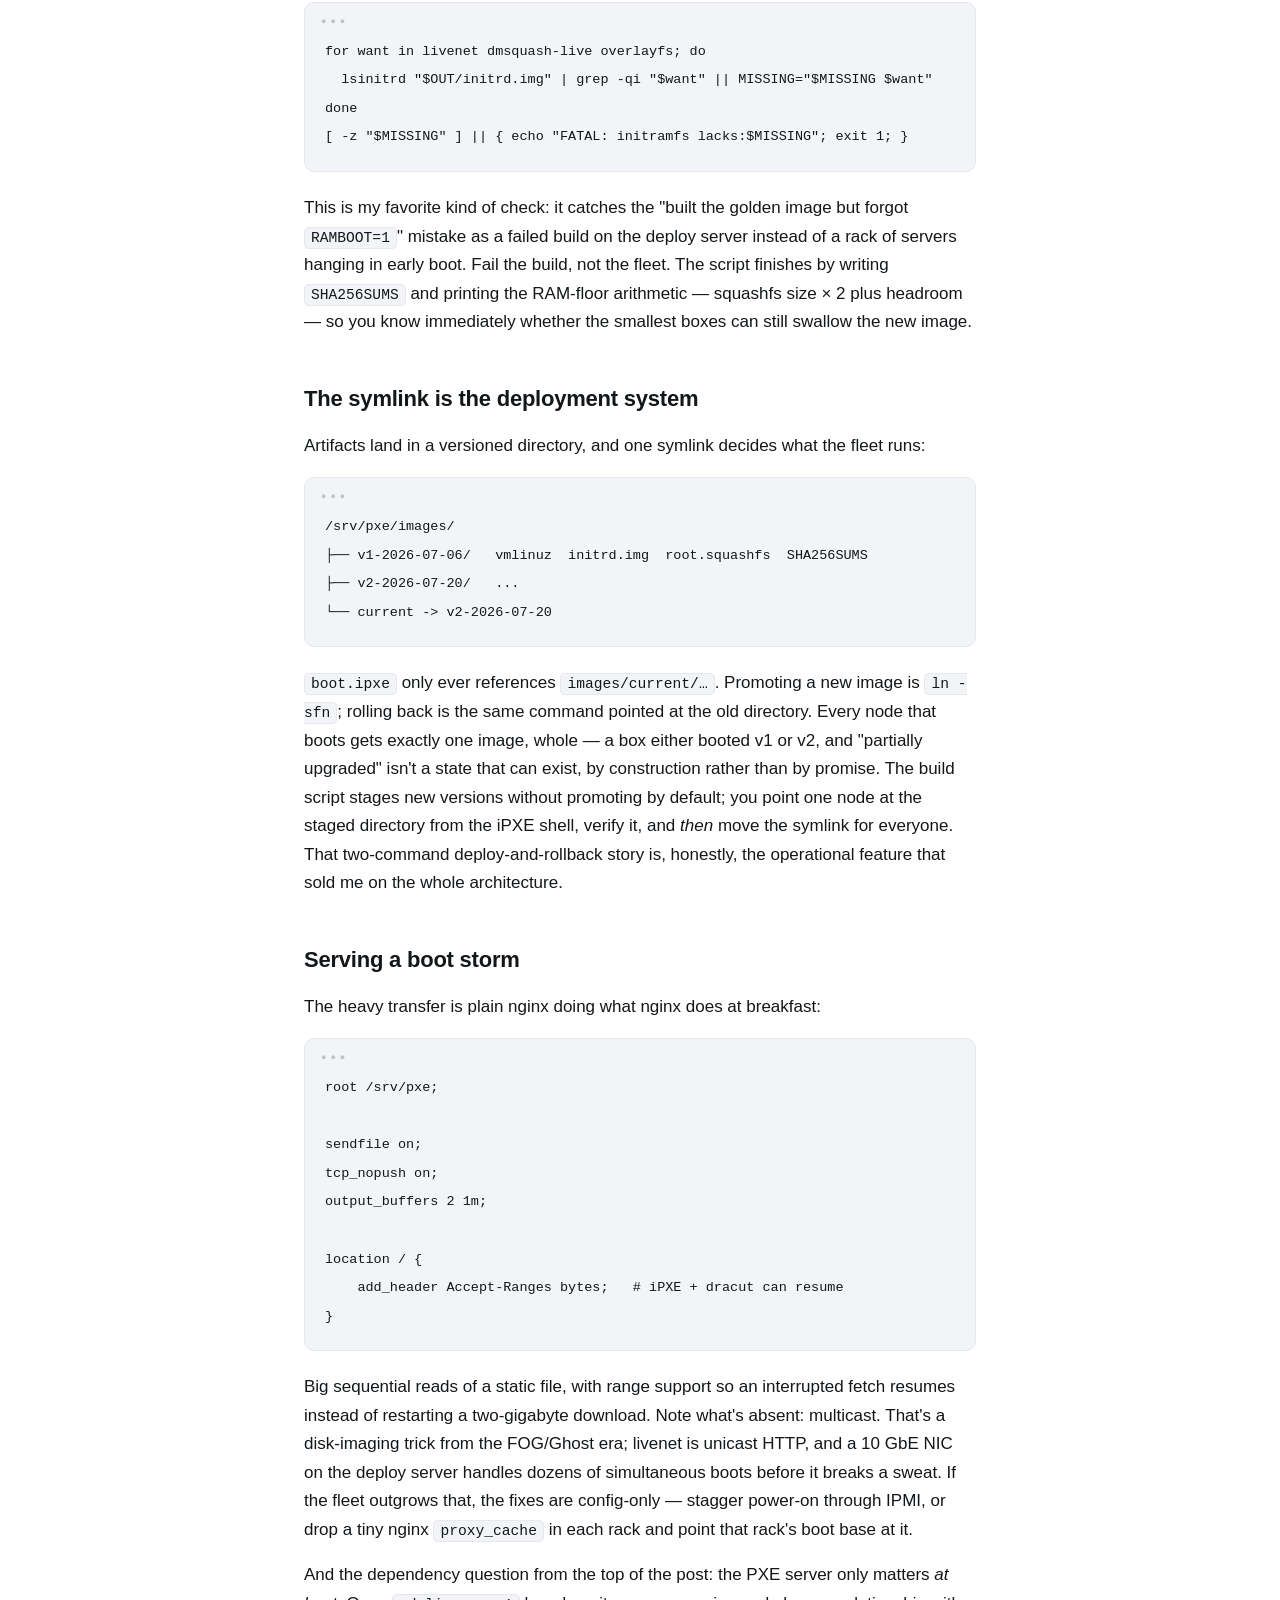
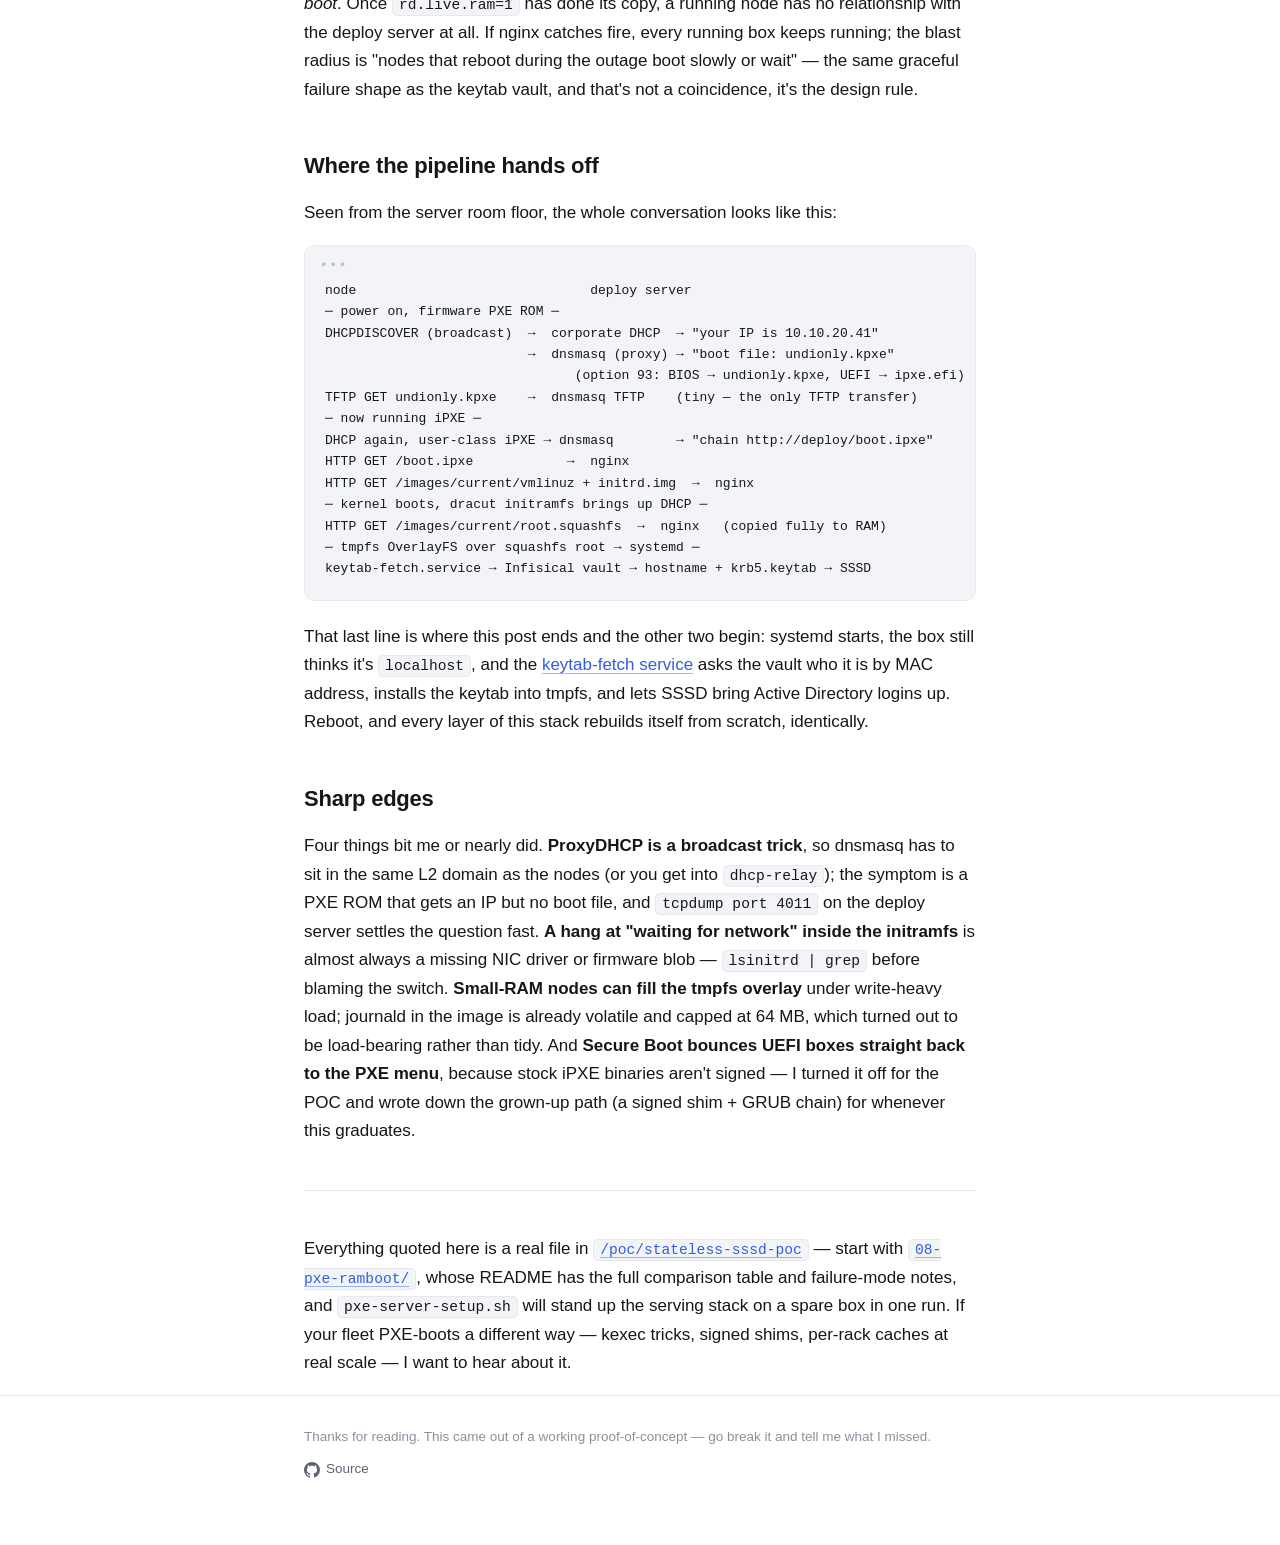
<file: posts/pxe-ram-boot-pipeline.html>
<!doctype html>
<html lang="en">
<head>
<meta charset="utf-8">
<meta name="viewport" content="width=device-width, initial-scale=1">
<title>Streaming an OS into RAM: The PXE Boot Pipeline</title>
<meta name="description" content="How my diskless fleet actually boots: a DHCP server that never hands out IPs, a 30-line iPXE script shared by every node, dracut streaming a squashfs into RAM, and a deployment system that is one symlink.">
<link rel="icon" type="image/svg+xml" href="../favicon.svg">
<meta property="og:title" content="Streaming an OS into RAM: The PXE Boot Pipeline">
<meta property="og:description" content="How my diskless fleet actually boots: a DHCP server that never hands out IPs, a 30-line iPXE script shared by every node, dracut streaming a squashfs into RAM, and a deployment system that is one symlink.">
<meta property="og:type" content="article">
<meta property="og:url" content="https://chronicblondiee.github.io/tech-blog/posts/pxe-ram-boot-pipeline.html">
<meta name="twitter:card" content="summary">
<link rel="stylesheet" href="../style.css">
</head>
<body>

<header class="site">
  <div class="wrap">
    <a class="brand" href="../index.html"><span class="logo-mark">c</span>chronicblondiee<span class="dot">.</span>tech</a>
    <nav class="site">
      <a href="../index.html">Posts</a>
      <a href="https://github.com/chronicblondiee/tech-blog/tree/main/poc/stateless-sssd-poc">Source</a>
    </nav>
  </div>
</header>

<main class="wrap">

  <a class="back-link" href="../index.html"><span class="arrow">&larr;</span><span>All posts</span></a>

  <span class="tag">infra</span><span class="tag">linux</span><span class="tag">pxe</span>

  <h1>Streaming an OS into RAM: The PXE Boot Pipeline</h1>
  <div class="post-meta">July 2026 &middot; POC deep dive &middot; full source in <a href="https://github.com/chronicblondiee/tech-blog/tree/main/poc/stateless-sssd-poc"><code>/poc</code></a></div>

  <p class="lede">
    <a href="stateless-bare-metal-linux-sssd.html">The first post</a> laid out
    the architecture and <a href="inside-the-keytab-vault-infisical.html">the
    second</a> opened up the keystore, but both of them waved at the actual
    boot with one ASCII diagram. This post is that diagram at full
    resolution: how a powered-off box with no disk ends up running a complete
    OS out of RAM. The whole pipeline turns out to be a DHCP server that
    never hands out IPs, a thirty-line boot script shared by every machine I
    own, and a deployment system that is — genuinely — one symlink.
  </p>

  <h2>Why RAM-boot beat disk deploy</h2>
  <p>
    I kept a disk-based fallback (write the image to disk, mount an overlay
    on top), and building both taught me why RAM-boot wins for this fleet.
    Statelessness stops being a discipline and becomes physics: with nothing
    written to disk, a power cycle <em>is</em> a factory reset, and there is
    no overlay-escape hatch to audit because there is nothing under the
    overlay. Just as important for a pile of mismatched hardware: no disk
    bootloader means no hybrid BIOS/UEFI GRUB gymnastics, no partition
    geometry, no fstab UUIDs — the only thing that has to understand the
    hardware is the kernel and its initramfs. And image rollout collapses
    into "update one file on the PXE server"; the entire fleet is on the new
    image at its next reboot.
  </p>
  <p>
    The honest costs: every boot pulls roughly 1.5&ndash;2.5&nbsp;GB over the
    network, the practical RAM floor is about 8&nbsp;GB per node (the image
    lives in memory twice during the copy, then the working set on top), and
    the PXE server becomes a hard dependency <em>at boot time</em>. I'll come
    back to why that last one is much less scary than it sounds.
  </p>

  <h2>Stage one: the DHCP server that never hands out an IP</h2>
  <p>
    The part of PXE that scares people is DHCP, because it sounds like you
    need to touch the corporate DHCP server — set option 66/67, negotiate
    with whoever owns it, and explain yourself when something breaks. You
    don't. dnsmasq has a <strong>proxyDHCP</strong> mode where it answers PXE
    clients <em>alongside</em> the real DHCP server: the corporate server
    keeps handing out IPs exactly as before, and dnsmasq supplements only the
    boot options. Nobody's scopes get edited. The trimmed config:
  </p>
  <pre><code># proxyDHCP: corporate DHCP keeps the leases; we only add boot options
dhcp-range=10.10.20.0,proxy

# architecture detection (RFC 4578 option 93)
dhcp-match=set:bios,option:client-arch,0
dhcp-match=set:efi64,option:client-arch,7
dhcp-match=set:efi64,option:client-arch,9
# iPXE announces itself via user-class — this breaks the chainload loop:
dhcp-userclass=set:ipxe,iPXE

# stage 1: firmware PXE ROM -&gt; tiny iPXE binary over TFTP
dhcp-boot=tag:bios,tag:!ipxe,undionly.kpxe
dhcp-boot=tag:efi64,tag:!ipxe,ipxe.efi
# stage 2: iPXE -&gt; full boot script over HTTP
dhcp-boot=tag:ipxe,http://deploy.poc.lan/boot.ipxe

enable-tftp
tftp-root=/srv/tftp</code></pre>
  <p>
    Three tricks in sixteen lines. The <code>dhcp-match</code> rules read
    option 93 to tell a dusty BIOS ROM from a UEFI one and serve each the
    right flavor of iPXE binary. The <code>dhcp-userclass</code> line is the
    one everyone forgets: once iPXE is running it does DHCP <em>again</em>,
    and without that tag it would be handed <code>undionly.kpxe</code> a
    second time and chainload itself forever — iPXE marks its requests with a
    user-class precisely so the server can hand it the real boot script
    instead. And TFTP, the slowest protocol still in production use, carries
    exactly one thing: an iPXE binary measured in kilobytes. Everything heavy
    moves over HTTP. (One more footgun the setup script handles: dnsmasq is
    also a DNS server by default and will fight systemd-resolved for port 53,
    so it gets <code>port=0</code> to run as pure DHCP-proxy/TFTP.)
  </p>

  <h2>Stage two: one boot script for the entire fleet</h2>
  <p>
    Everything after the firmware handoff is driven by a single iPXE script,
    short enough to quote nearly whole:
  </p>
  <pre><code>#!ipxe
set base http://deploy.poc.lan/images/current

echo === Stateless SSSD RAM-boot ===
echo MAC ${net0/mac}  |  image base: ${base}

kernel ${base}/vmlinuz \
  root=live:${base}/root.squashfs \
  rd.live.ram=1 \
  rd.live.overlay.overlayfs=1 \
  rd.live.dir=/ rd.live.squashimg=root.squashfs \
  rd.neednet=1 ip=dhcp rd.timeout=120 \
  console=tty0 console=ttyS0,115200n8 \
  systemd.hostname=localhost || goto failed

initrd ${base}/initrd.img || goto failed
boot || goto failed

:failed
echo Boot failed — retrying DHCP + chain in 10s
sleep 10
dhcp
chain http://deploy.poc.lan/boot.ipxe</code></pre>
  <p>
    There is no per-node configuration in this file, and that's not laziness
    — it's the design. Identity doesn't exist at boot time; it's assigned
    later, in userspace, when the keytab-fetch service asks the vault "who am
    I?" keyed by NIC MAC. That's also why
    <code>systemd.hostname=localhost</code> is set explicitly: it's a
    placeholder that says <em>nobody at this layer names machines</em>. The
    kernel command line is where the actual magic hides, flag by flag:
    <code>root=live:http://&hellip;/root.squashfs</code> tells dracut the
    root filesystem is a squashfs at the end of a URL;
    <code>rd.live.ram=1</code> copies it fully into RAM and then releases the
    network hold, so the running system doesn't depend on the HTTP server
    staying up; <code>rd.live.overlay.overlayfs=1</code> mounts a tmpfs
    OverlayFS on top for writes; <code>rd.neednet=1 ip=dhcp</code> brings up
    whichever NIC answers inside the initramfs; and the dual
    <code>console=</code> lines mean the same image shows boot output on the
    local tty <em>and</em> serial-over-LAN, whatever iDRAC or iLO you're
    staring at. The <code>:failed</code> loop at the bottom is the entire
    error-handling story: wait ten seconds, re-DHCP, try again, forever.
    For a stateless node that's correct — there's no local fallback worth
    falling back to.
  </p>

  <h2>Stage three: dracut livenet does the heavy lifting</h2>
  <p>
    I didn't write any of the hard part. dracut's <code>livenet</code> and
    <code>dmsquash-live</code> modules — sitting in the stock
    <code>dracut</code> package on SLES and openSUSE, no add-on repos — do
    the HTTP fetch, the RAM copy, and the overlay assembly. Crucially,
    livenet takes a <em>bare</em> squashfs; some netboot schemes make you
    wrap the image in an ISO and loopback-mount it, and skipping that step
    keeps the build pipeline one command shorter and one format dumber.
  </p>
  <p>
    The trap is the initramfs, and it's the same hostonly trap from the
    first post wearing different clothes. SUSE's dracut defaults to
    <em>hostonly</em> mode: it builds an initramfs containing only the
    drivers the build machine needs. My golden image is built in a VM, so a
    default initramfs would know about virtio and precisely nothing else —
    it would boot beautifully in the build VM and hang at "waiting for
    network" on every real server in the rack. The golden-image build fixes
    this with one dracut drop-in:
  </p>
  <pre><code># /etc/dracut.conf.d/90-ramboot.conf  (written by RAMBOOT=1 image build)
hostonly="no"
add_dracutmodules+=" livenet dmsquash-live overlayfs network base "
add_drivers+=" overlay squashfs loop "
install_items+=" /usr/bin/curl "
compress="zstd"</code></pre>
  <p>
    <code>hostonly="no"</code> pulls in the full generic driver set, and the
    build then <em>checks its own work</em> — it greps the finished initramfs
    for the RAID and NIC drivers the fleet actually contains
    (<code>megaraid_sas</code>, <code>mpt3sas</code>, <code>ixgbe</code>,
    <code>i40e</code>, <code>mlx5_core</code>&hellip;) and warns on anything
    missing. A driver you forgot is a server that hangs in early boot with
    no OS to debug from; a warning at build time costs nothing.
  </p>

  <h2>Building the artifacts without booting the image</h2>
  <p>
    The deploy server turns a sealed golden qcow2 into the three files iPXE
    references — <code>vmlinuz</code>, <code>initrd.img</code>,
    <code>root.squashfs</code> — without ever booting the image.
    <code>build-squashfs.sh</code> uses libguestfs to mount the qcow2
    read-only, copies the newest kernel and initramfs out of
    <code>/boot</code>, and squashes the rest:
  </p>
  <pre><code>mksquashfs "$MNT" "$OUT/root.squashfs" \
  -comp zstd -Xcompression-level 15 -noappend -no-xattrs \
  -e boot/vmlinuz* -e boot/initrd* -e boot/initramfs* \
  -e proc -e sys -e dev -e run -e tmp</code></pre>
  <p>
    Before it squashes anything, though, it verifies the initramfs it just
    extracted actually contains the livenet modules:
  </p>
  <pre><code>for want in livenet dmsquash-live overlayfs; do
  lsinitrd "$OUT/initrd.img" | grep -qi "$want" || MISSING="$MISSING $want"
done
[ -z "$MISSING" ] || { echo "FATAL: initramfs lacks:$MISSING"; exit 1; }</code></pre>
  <p>
    This is my favorite kind of check: it catches the "built the golden
    image but forgot <code>RAMBOOT=1</code>" mistake as a failed build on
    the deploy server instead of a rack of servers hanging in early boot.
    Fail the build, not the fleet. The script finishes by writing
    <code>SHA256SUMS</code> and printing the RAM-floor arithmetic — squashfs
    size &times; 2 plus headroom — so you know immediately whether the
    smallest boxes can still swallow the new image.
  </p>

  <h2>The symlink is the deployment system</h2>
  <p>
    Artifacts land in a versioned directory, and one symlink decides what
    the fleet runs:
  </p>
  <pre><code>/srv/pxe/images/
├── v1-2026-07-06/   vmlinuz  initrd.img  root.squashfs  SHA256SUMS
├── v2-2026-07-20/   ...
└── current -&gt; v2-2026-07-20</code></pre>
  <p>
    <code>boot.ipxe</code> only ever references
    <code>images/current/&hellip;</code>. Promoting a new image is
    <code>ln -sfn</code>; rolling back is the same command pointed at the
    old directory. Every node that boots gets exactly one image, whole — a
    box either booted v1 or v2, and "partially upgraded" isn't a state that
    can exist, by construction rather than by promise. The build script
    stages new versions without promoting by default; you point one node at
    the staged directory from the iPXE shell, verify it, and <em>then</em>
    move the symlink for everyone. That two-command deploy-and-rollback
    story is, honestly, the operational feature that sold me on the whole
    architecture.
  </p>

  <h2>Serving a boot storm</h2>
  <p>
    The heavy transfer is plain nginx doing what nginx does at breakfast:
  </p>
  <pre><code>root /srv/pxe;

sendfile on;
tcp_nopush on;
output_buffers 2 1m;

location / {
    add_header Accept-Ranges bytes;   # iPXE + dracut can resume
}</code></pre>
  <p>
    Big sequential reads of a static file, with range support so an
    interrupted fetch resumes instead of restarting a two-gigabyte download.
    Note what's absent: multicast. That's a disk-imaging trick from the
    FOG/Ghost era; livenet is unicast HTTP, and a 10&nbsp;GbE NIC on the
    deploy server handles dozens of simultaneous boots before it breaks a
    sweat. If the fleet outgrows that, the fixes are config-only — stagger
    power-on through IPMI, or drop a tiny nginx <code>proxy_cache</code> in
    each rack and point that rack's boot base at it.
  </p>
  <p>
    And the dependency question from the top of the post: the PXE server
    only matters <em>at boot</em>. Once <code>rd.live.ram=1</code> has done
    its copy, a running node has no relationship with the deploy server at
    all. If nginx catches fire, every running box keeps running; the blast
    radius is "nodes that reboot during the outage boot slowly or wait" —
    the same graceful failure shape as the keytab vault, and that's not a
    coincidence, it's the design rule.
  </p>

  <h2>Where the pipeline hands off</h2>
  <p>
    Seen from the server room floor, the whole conversation looks like this:
  </p>
  <div class="diagram">node                              deploy server
─ power on, firmware PXE ROM ─
DHCPDISCOVER (broadcast)  &rarr;  corporate DHCP  &rarr; "your IP is 10.10.20.41"
                          &rarr;  dnsmasq (proxy) &rarr; "boot file: undionly.kpxe"
                                (option 93: BIOS &rarr; undionly.kpxe, UEFI &rarr; ipxe.efi)
TFTP GET undionly.kpxe    &rarr;  dnsmasq TFTP    (tiny — the only TFTP transfer)
─ now running iPXE ─
DHCP again, user-class iPXE &rarr; dnsmasq        &rarr; "chain http://deploy/boot.ipxe"
HTTP GET /boot.ipxe            &rarr;  nginx
HTTP GET /images/current/vmlinuz + initrd.img  &rarr;  nginx
─ kernel boots, dracut initramfs brings up DHCP ─
HTTP GET /images/current/root.squashfs  &rarr;  nginx   (copied fully to RAM)
─ tmpfs OverlayFS over squashfs root &rarr; systemd ─
keytab-fetch.service &rarr; Infisical vault &rarr; hostname + krb5.keytab &rarr; SSSD</div>
  <p>
    That last line is where this post ends and the other two begin: systemd
    starts, the box still thinks it's <code>localhost</code>, and the
    <a href="inside-the-keytab-vault-infisical.html">keytab-fetch service</a>
    asks the vault who it is by MAC address, installs the keytab into tmpfs,
    and lets SSSD bring Active Directory logins up. Reboot, and every layer
    of this stack rebuilds itself from scratch, identically.
  </p>

  <h2>Sharp edges</h2>
  <p>
    Four things bit me or nearly did. <strong>ProxyDHCP is a broadcast
    trick</strong>, so dnsmasq has to sit in the same L2 domain as the nodes
    (or you get into <code>dhcp-relay</code>); the symptom is a PXE ROM that
    gets an IP but no boot file, and <code>tcpdump port 4011</code> on the
    deploy server settles the question fast. <strong>A hang at "waiting for
    network" inside the initramfs</strong> is almost always a missing NIC
    driver or firmware blob — <code>lsinitrd | grep</code> before blaming
    the switch. <strong>Small-RAM nodes can fill the tmpfs overlay</strong>
    under write-heavy load; journald in the image is already volatile and
    capped at 64&nbsp;MB, which turned out to be load-bearing rather than
    tidy. And <strong>Secure Boot bounces UEFI boxes straight back to the
    PXE menu</strong>, because stock iPXE binaries aren't signed — I turned
    it off for the POC and wrote down the grown-up path (a signed shim +
    GRUB chain) for whenever this graduates.
  </p>

  <hr>
  <p>
    Everything quoted here is a real file in
    <a href="https://github.com/chronicblondiee/tech-blog/tree/main/poc/stateless-sssd-poc"><code>/poc/stateless-sssd-poc</code></a>
    — start with
    <a href="https://github.com/chronicblondiee/tech-blog/tree/main/poc/stateless-sssd-poc/08-pxe-ramboot"><code>08-pxe-ramboot/</code></a>,
    whose README has the full comparison table and failure-mode notes, and
    <code>pxe-server-setup.sh</code> will stand up the serving stack on a
    spare box in one run. If your fleet PXE-boots a different way — kexec
    tricks, signed shims, per-rack caches at real scale — I want to hear
    about it.
  </p>

</main>

<footer class="site">
  <div class="wrap">
    <span>Thanks for reading. This came out of a working proof-of-concept — go break it and tell me what I missed.</span>
    <a href="https://github.com/chronicblondiee/tech-blog/tree/main/poc/stateless-sssd-poc">
      <svg viewBox="0 0 16 16" aria-hidden="true"><path d="M8 0C3.58 0 0 3.58 0 8c0 3.54 2.29 6.53 5.47 7.59.4.07.55-.17.55-.38 0-.19-.01-.82-.01-1.49-2.01.37-2.53-.49-2.69-.94-.09-.23-.48-.94-.82-1.13-.28-.15-.68-.52-.01-.53.63-.01 1.08.58 1.23.82.72 1.21 1.87.87 2.33.66.07-.52.28-.87.51-1.07-1.78-.2-3.64-.89-3.64-3.95 0-.87.31-1.59.82-2.15-.08-.2-.36-1.02.08-2.12 0 0 .67-.21 2.2.82.64-.18 1.32-.27 2-.27.68 0 1.36.09 2 .27 1.53-1.04 2.2-.82 2.2-.82.44 1.1.16 1.92.08 2.12.51.56.82 1.27.82 2.15 0 3.07-1.87 3.75-3.65 3.95.29.25.54.73.54 1.48 0 1.07-.01 1.93-.01 2.2 0 .21.15.46.55.38A8.01 8.01 0 0 0 16 8c0-4.42-3.58-8-8-8Z"/></svg>
      <span>Source</span>
    </a>
  </div>
</footer>

</body>
</html>
</file>
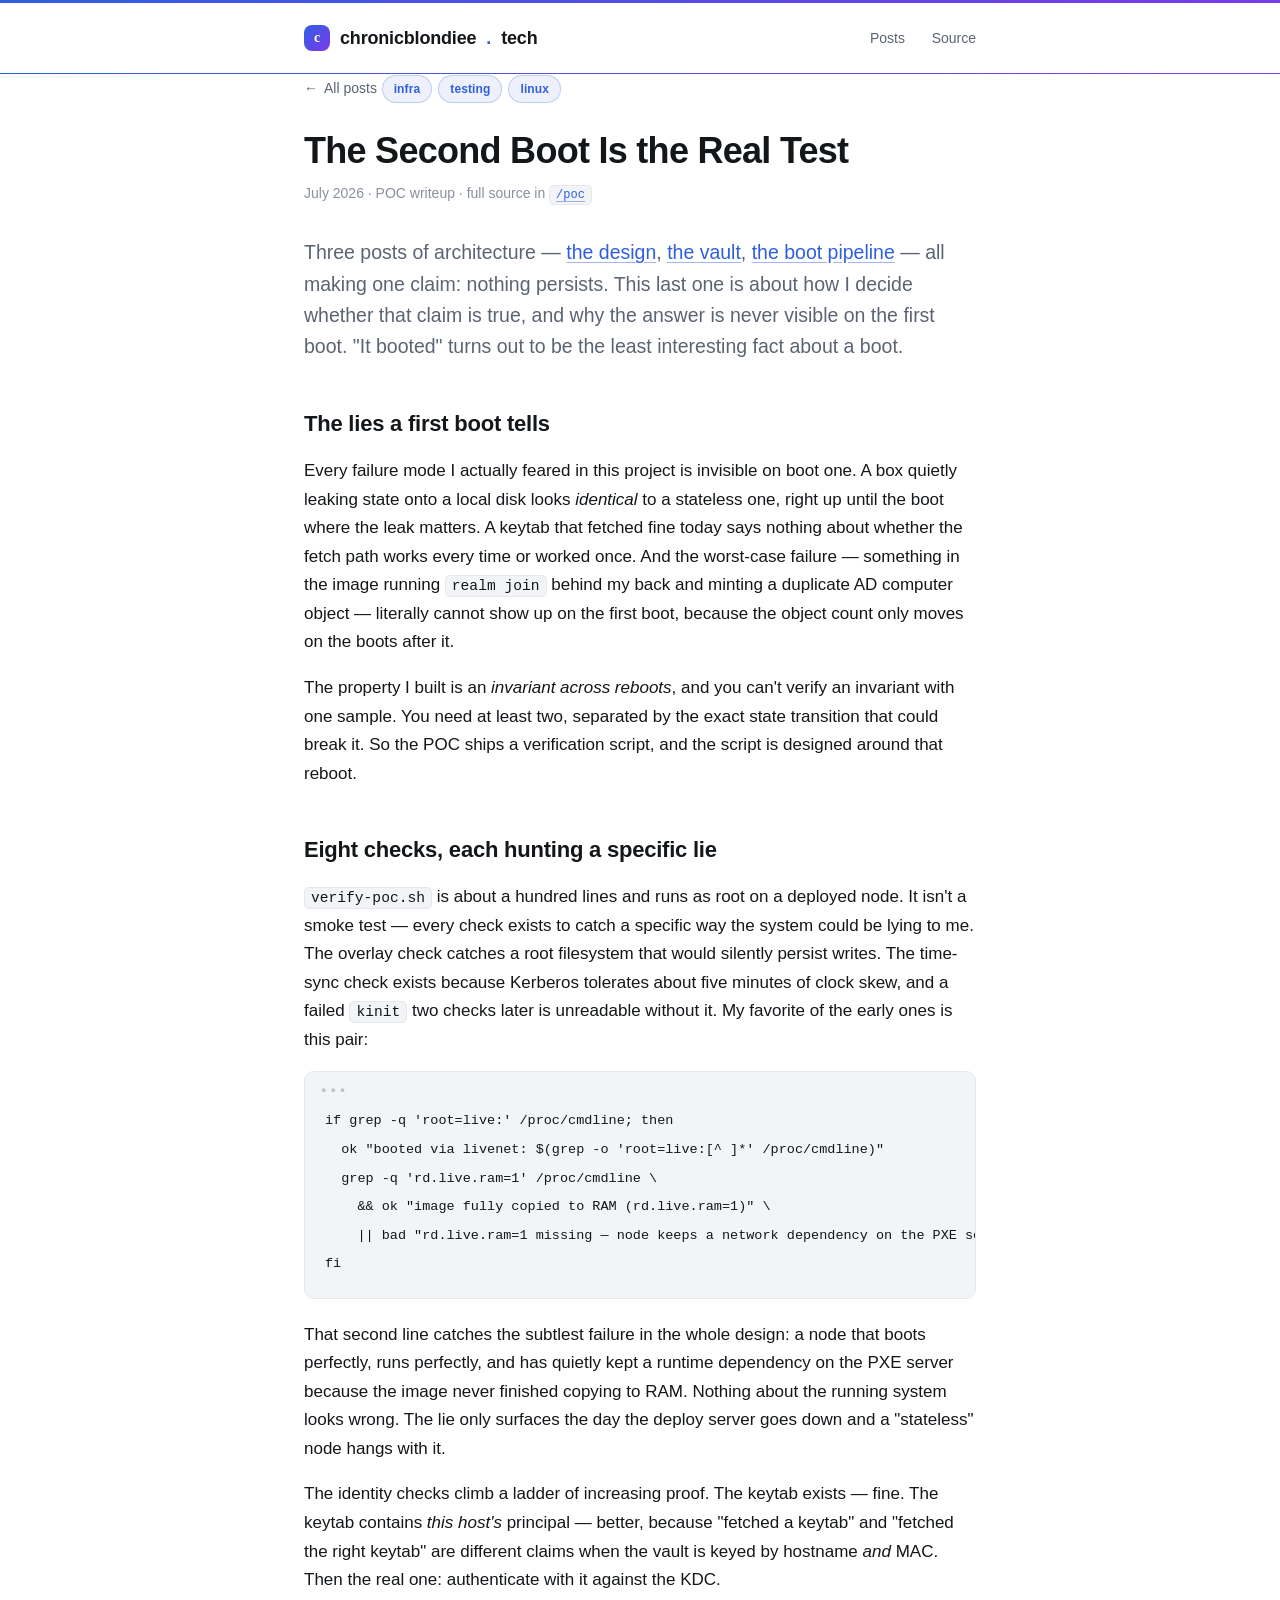
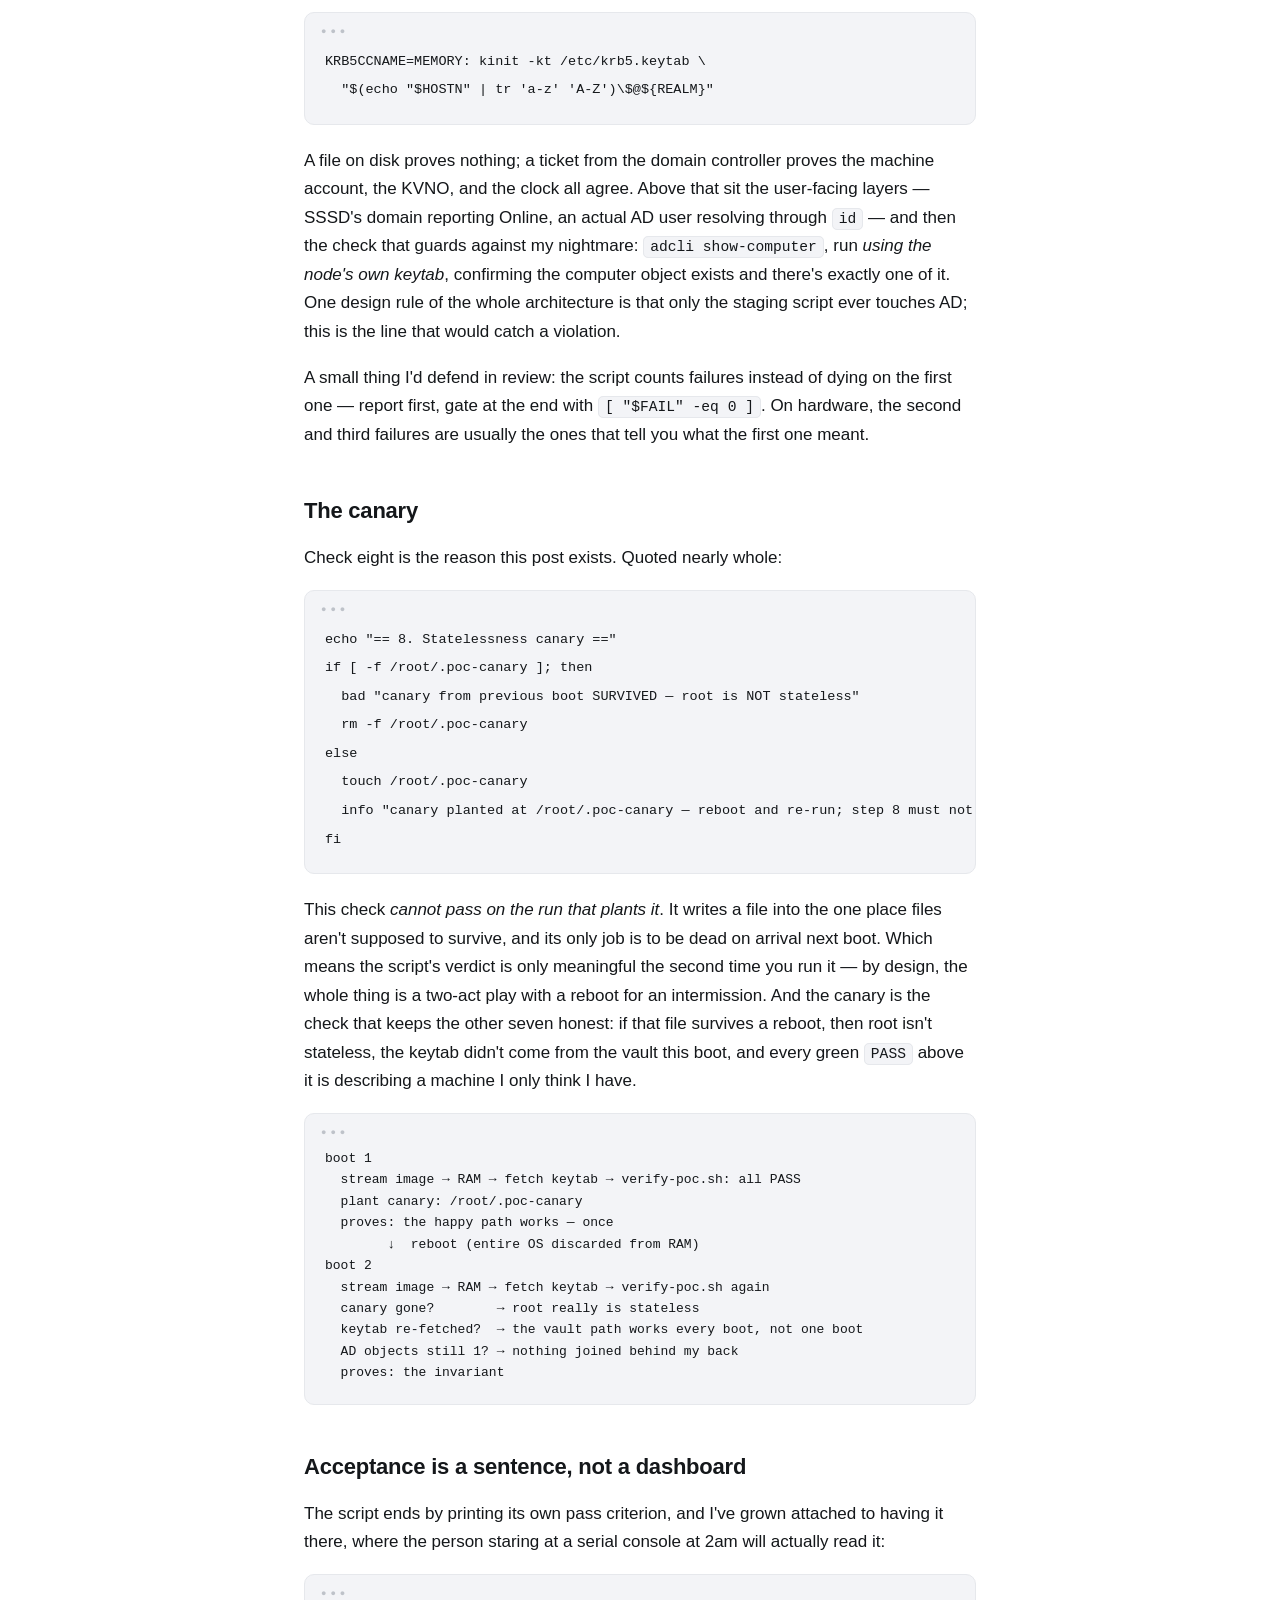
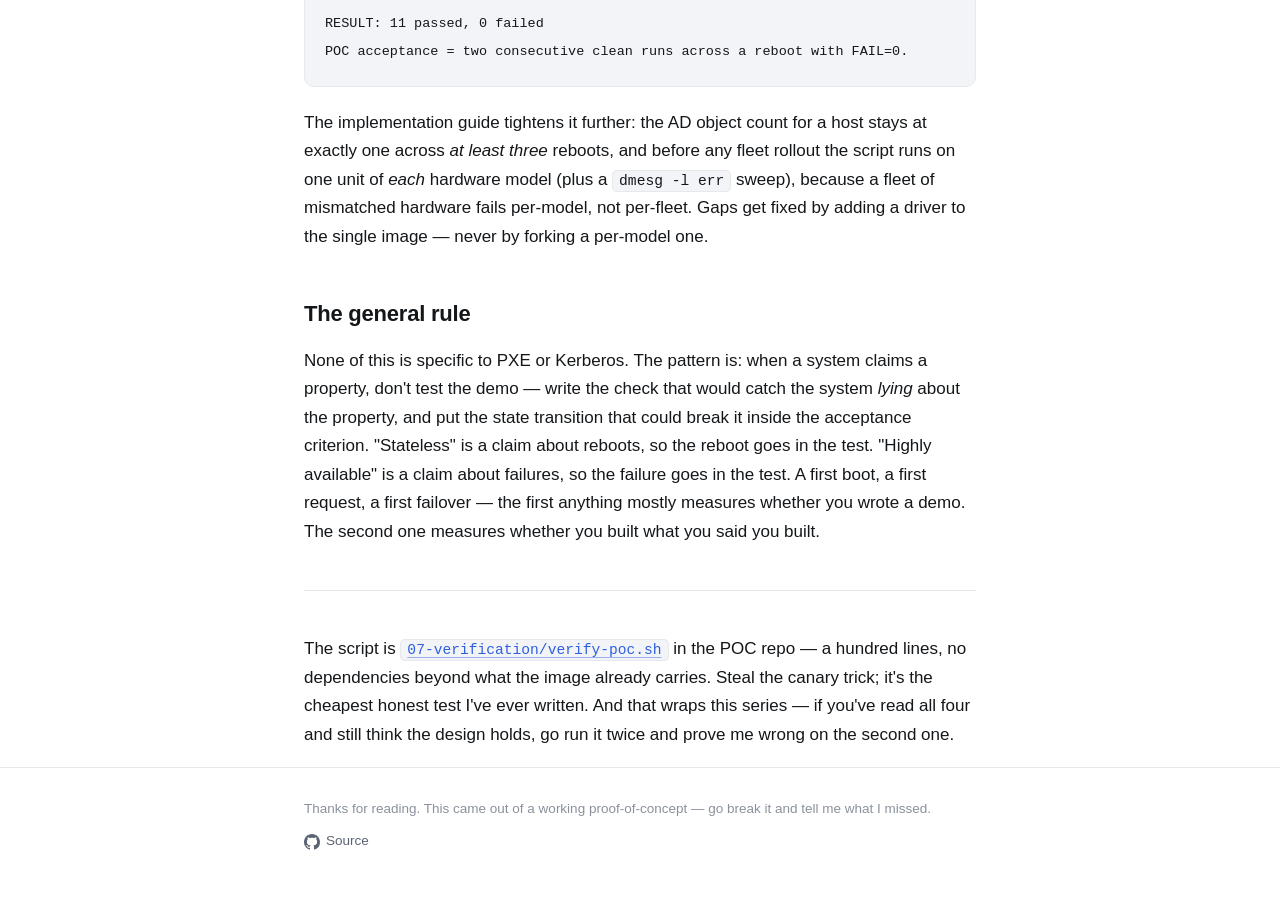
<file: posts/second-boot-is-the-real-test.html>
<!doctype html>
<html lang="en">
<head>
<meta charset="utf-8">
<meta name="viewport" content="width=device-width, initial-scale=1">
<title>The Second Boot Is the Real Test</title>
<meta name="description" content="Why I don't trust a machine that has only booted once: the hundred-line verification script behind my stateless fleet POC, the statelessness canary, and why acceptance means two consecutive clean runs across a reboot.">
<link rel="icon" type="image/svg+xml" href="../favicon.svg">
<meta property="og:title" content="The Second Boot Is the Real Test">
<meta property="og:description" content="Why I don't trust a machine that has only booted once: the hundred-line verification script behind my stateless fleet POC, the statelessness canary, and why acceptance means two consecutive clean runs across a reboot.">
<meta property="og:type" content="article">
<meta property="og:url" content="https://chronicblondiee.github.io/tech-blog/posts/second-boot-is-the-real-test.html">
<meta name="twitter:card" content="summary">
<link rel="stylesheet" href="../style.css">
</head>
<body>

<header class="site">
  <div class="wrap">
    <a class="brand" href="../index.html"><span class="logo-mark">c</span>chronicblondiee<span class="dot">.</span>tech</a>
    <nav class="site">
      <a href="../index.html">Posts</a>
      <a href="https://github.com/chronicblondiee/tech-blog/tree/main/poc/stateless-sssd-poc">Source</a>
    </nav>
  </div>
</header>

<main class="wrap">

  <a class="back-link" href="../index.html"><span class="arrow">&larr;</span><span>All posts</span></a>

  <span class="tag">infra</span><span class="tag">testing</span><span class="tag">linux</span>

  <h1>The Second Boot Is the Real Test</h1>
  <div class="post-meta">July 2026 &middot; POC writeup &middot; full source in <a href="https://github.com/chronicblondiee/tech-blog/tree/main/poc/stateless-sssd-poc"><code>/poc</code></a></div>

  <p class="lede">
    Three posts of architecture — <a href="stateless-bare-metal-linux-sssd.html">the
    design</a>, <a href="inside-the-keytab-vault-infisical.html">the vault</a>,
    <a href="pxe-ram-boot-pipeline.html">the boot pipeline</a> — all making
    one claim: nothing persists. This last one is about how I decide whether
    that claim is true, and why the answer is never visible on the first
    boot. "It booted" turns out to be the least interesting fact about a
    boot.
  </p>

  <h2>The lies a first boot tells</h2>
  <p>
    Every failure mode I actually feared in this project is invisible on
    boot one. A box quietly leaking state onto a local disk looks
    <em>identical</em> to a stateless one, right up until the boot where the
    leak matters. A keytab that fetched fine today says nothing about
    whether the fetch path works every time or worked once. And the
    worst-case failure — something in the image running
    <code>realm join</code> behind my back and minting a duplicate AD
    computer object — literally cannot show up on the first boot, because
    the object count only moves on the boots after it.
  </p>
  <p>
    The property I built is an <em>invariant across reboots</em>, and you
    can't verify an invariant with one sample. You need at least two,
    separated by the exact state transition that could break it. So the POC
    ships a verification script, and the script is designed around that
    reboot.
  </p>

  <h2>Eight checks, each hunting a specific lie</h2>
  <p>
    <code>verify-poc.sh</code> is about a hundred lines and runs as root on
    a deployed node. It isn't a smoke test — every check exists to catch a
    specific way the system could be lying to me. The overlay check catches
    a root filesystem that would silently persist writes. The time-sync
    check exists because Kerberos tolerates about five minutes of clock
    skew, and a failed <code>kinit</code> two checks later is unreadable
    without it. My favorite of the early ones is this pair:
  </p>
  <pre><code>if grep -q 'root=live:' /proc/cmdline; then
  ok "booted via livenet: $(grep -o 'root=live:[^ ]*' /proc/cmdline)"
  grep -q 'rd.live.ram=1' /proc/cmdline \
    &amp;&amp; ok "image fully copied to RAM (rd.live.ram=1)" \
    || bad "rd.live.ram=1 missing — node keeps a network dependency on the PXE server"
fi</code></pre>
  <p>
    That second line catches the subtlest failure in the whole design: a
    node that boots perfectly, runs perfectly, and has quietly kept a
    runtime dependency on the PXE server because the image never finished
    copying to RAM. Nothing about the running system looks wrong. The lie
    only surfaces the day the deploy server goes down and a "stateless"
    node hangs with it.
  </p>
  <p>
    The identity checks climb a ladder of increasing proof. The keytab
    exists — fine. The keytab contains <em>this host's</em> principal —
    better, because "fetched a keytab" and "fetched the right keytab" are
    different claims when the vault is keyed by hostname <em>and</em> MAC.
    Then the real one: authenticate with it against the KDC.
  </p>
  <pre><code>KRB5CCNAME=MEMORY: kinit -kt /etc/krb5.keytab \
  "$(echo "$HOSTN" | tr 'a-z' 'A-Z')\$@${REALM}"</code></pre>
  <p>
    A file on disk proves nothing; a ticket from the domain controller
    proves the machine account, the KVNO, and the clock all agree. Above
    that sit the user-facing layers — SSSD's domain reporting Online, an
    actual AD user resolving through <code>id</code> — and then the check
    that guards against my nightmare: <code>adcli show-computer</code>, run
    <em>using the node's own keytab</em>, confirming the computer object
    exists and there's exactly one of it. One design rule of the whole
    architecture is that only the staging script ever touches AD; this is
    the line that would catch a violation.
  </p>
  <p>
    A small thing I'd defend in review: the script counts failures instead
    of dying on the first one — report first, gate at the end with
    <code>[ "$FAIL" -eq 0 ]</code>. On hardware, the second and third
    failures are usually the ones that tell you what the first one meant.
  </p>

  <h2>The canary</h2>
  <p>
    Check eight is the reason this post exists. Quoted nearly whole:
  </p>
  <pre><code>echo "== 8. Statelessness canary =="
if [ -f /root/.poc-canary ]; then
  bad "canary from previous boot SURVIVED — root is NOT stateless"
  rm -f /root/.poc-canary
else
  touch /root/.poc-canary
  info "canary planted at /root/.poc-canary — reboot and re-run; step 8 must not FAIL"
fi</code></pre>
  <p>
    This check <em>cannot pass on the run that plants it</em>. It writes a
    file into the one place files aren't supposed to survive, and its only
    job is to be dead on arrival next boot. Which means the script's
    verdict is only meaningful the second time you run it — by design, the
    whole thing is a two-act play with a reboot for an intermission. And
    the canary is the check that keeps the other seven honest: if that file
    survives a reboot, then root isn't stateless, the keytab didn't come
    from the vault this boot, and every green <code>PASS</code> above it is
    describing a machine I only think I have.
  </p>
  <div class="diagram">boot 1
  stream image &rarr; RAM &rarr; fetch keytab &rarr; verify-poc.sh: all PASS
  plant canary: /root/.poc-canary
  proves: the happy path works — once
        &darr;  reboot (entire OS discarded from RAM)
boot 2
  stream image &rarr; RAM &rarr; fetch keytab &rarr; verify-poc.sh again
  canary gone?        &rarr; root really is stateless
  keytab re-fetched?  &rarr; the vault path works every boot, not one boot
  AD objects still 1? &rarr; nothing joined behind my back
  proves: the invariant</div>

  <h2>Acceptance is a sentence, not a dashboard</h2>
  <p>
    The script ends by printing its own pass criterion, and I've grown
    attached to having it there, where the person staring at a serial
    console at 2am will actually read it:
  </p>
  <pre><code>RESULT: 11 passed, 0 failed
POC acceptance = two consecutive clean runs across a reboot with FAIL=0.</code></pre>
  <p>
    The implementation guide tightens it further: the AD object count for a
    host stays at exactly one across <em>at least three</em> reboots, and
    before any fleet rollout the script runs on one unit of <em>each</em>
    hardware model (plus a <code>dmesg -l err</code> sweep), because a
    fleet of mismatched hardware fails per-model, not per-fleet. Gaps get
    fixed by adding a driver to the single image — never by forking a
    per-model one.
  </p>

  <h2>The general rule</h2>
  <p>
    None of this is specific to PXE or Kerberos. The pattern is: when a
    system claims a property, don't test the demo — write the check that
    would catch the system <em>lying</em> about the property, and put the
    state transition that could break it inside the acceptance criterion.
    "Stateless" is a claim about reboots, so the reboot goes in the test.
    "Highly available" is a claim about failures, so the failure goes in
    the test. A first boot, a first request, a first failover — the first
    anything mostly measures whether you wrote a demo. The second one
    measures whether you built what you said you built.
  </p>

  <hr>
  <p>
    The script is
    <a href="https://github.com/chronicblondiee/tech-blog/blob/main/poc/stateless-sssd-poc/07-verification/verify-poc.sh"><code>07-verification/verify-poc.sh</code></a>
    in the POC repo — a hundred lines, no dependencies beyond what the
    image already carries. Steal the canary trick; it's the cheapest
    honest test I've ever written. And that wraps this series — if you've
    read all four and still think the design holds, go run it twice and
    prove me wrong on the second one.
  </p>

</main>

<footer class="site">
  <div class="wrap">
    <span>Thanks for reading. This came out of a working proof-of-concept — go break it and tell me what I missed.</span>
    <a href="https://github.com/chronicblondiee/tech-blog/tree/main/poc/stateless-sssd-poc">
      <svg viewBox="0 0 16 16" aria-hidden="true"><path d="M8 0C3.58 0 0 3.58 0 8c0 3.54 2.29 6.53 5.47 7.59.4.07.55-.17.55-.38 0-.19-.01-.82-.01-1.49-2.01.37-2.53-.49-2.69-.94-.09-.23-.48-.94-.82-1.13-.28-.15-.68-.52-.01-.53.63-.01 1.08.58 1.23.82.72 1.21 1.87.87 2.33.66.07-.52.28-.87.51-1.07-1.78-.2-3.64-.89-3.64-3.95 0-.87.31-1.59.82-2.15-.08-.2-.36-1.02.08-2.12 0 0 .67-.21 2.2.82.64-.18 1.32-.27 2-.27.68 0 1.36.09 2 .27 1.53-1.04 2.2-.82 2.2-.82.44 1.1.16 1.92.08 2.12.51.56.82 1.27.82 2.15 0 3.07-1.87 3.75-3.65 3.95.29.25.54.73.54 1.48 0 1.07-.01 1.93-.01 2.2 0 .21.15.46.55.38A8.01 8.01 0 0 0 16 8c0-4.42-3.58-8-8-8Z"/></svg>
      <span>Source</span>
    </a>
  </div>
</footer>

</body>
</html>
</file>
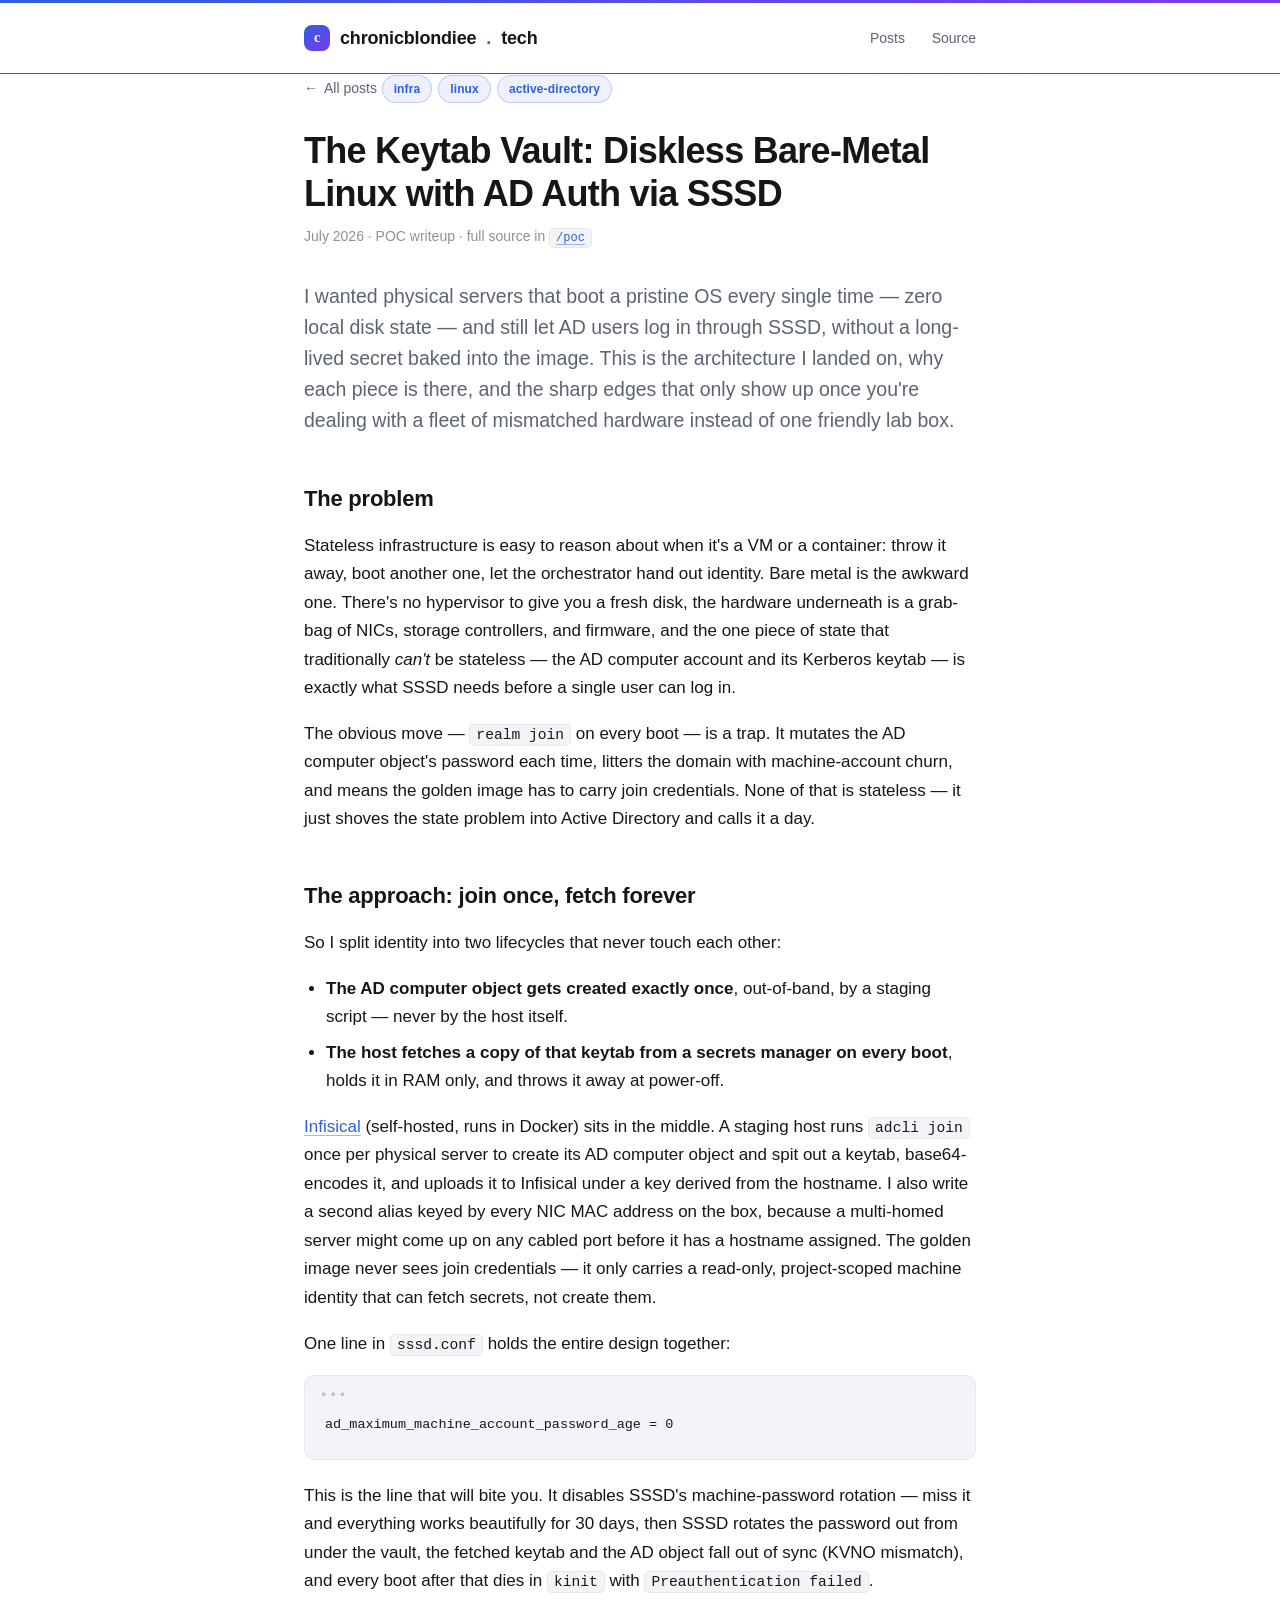
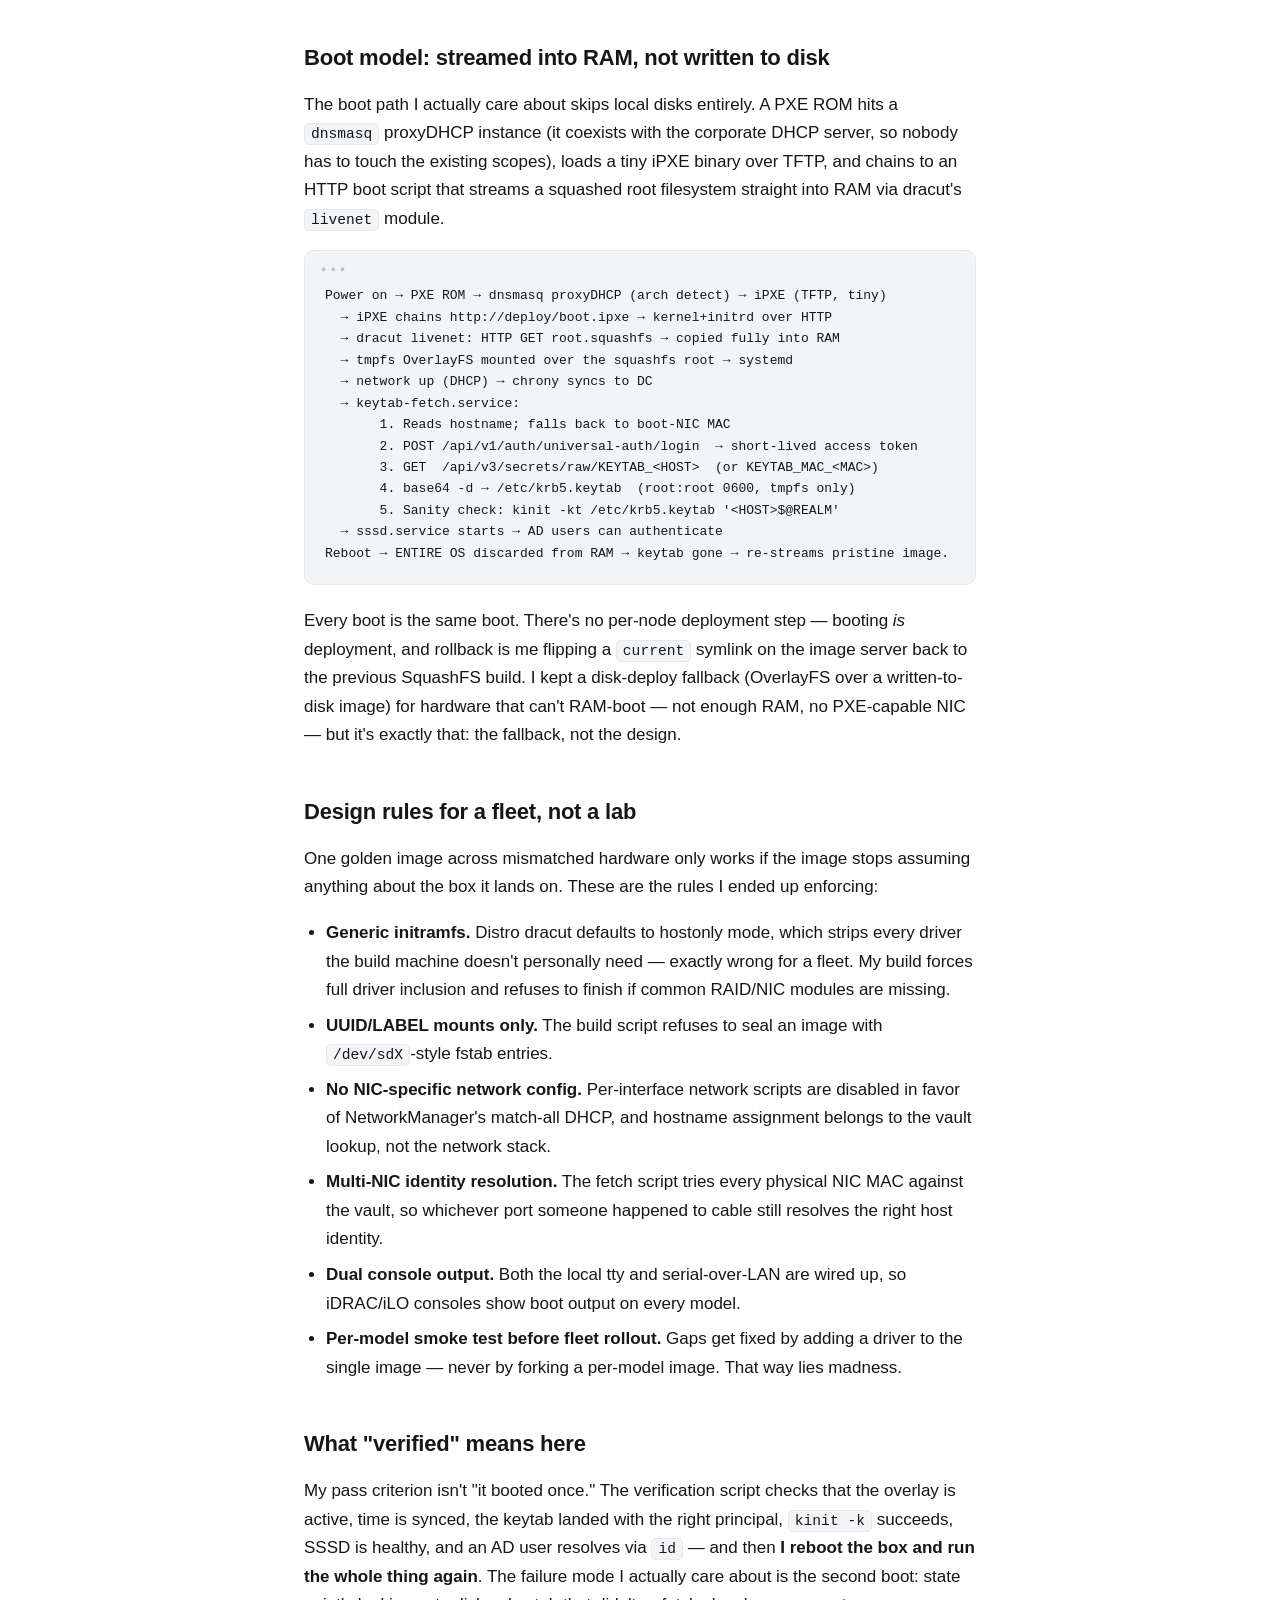
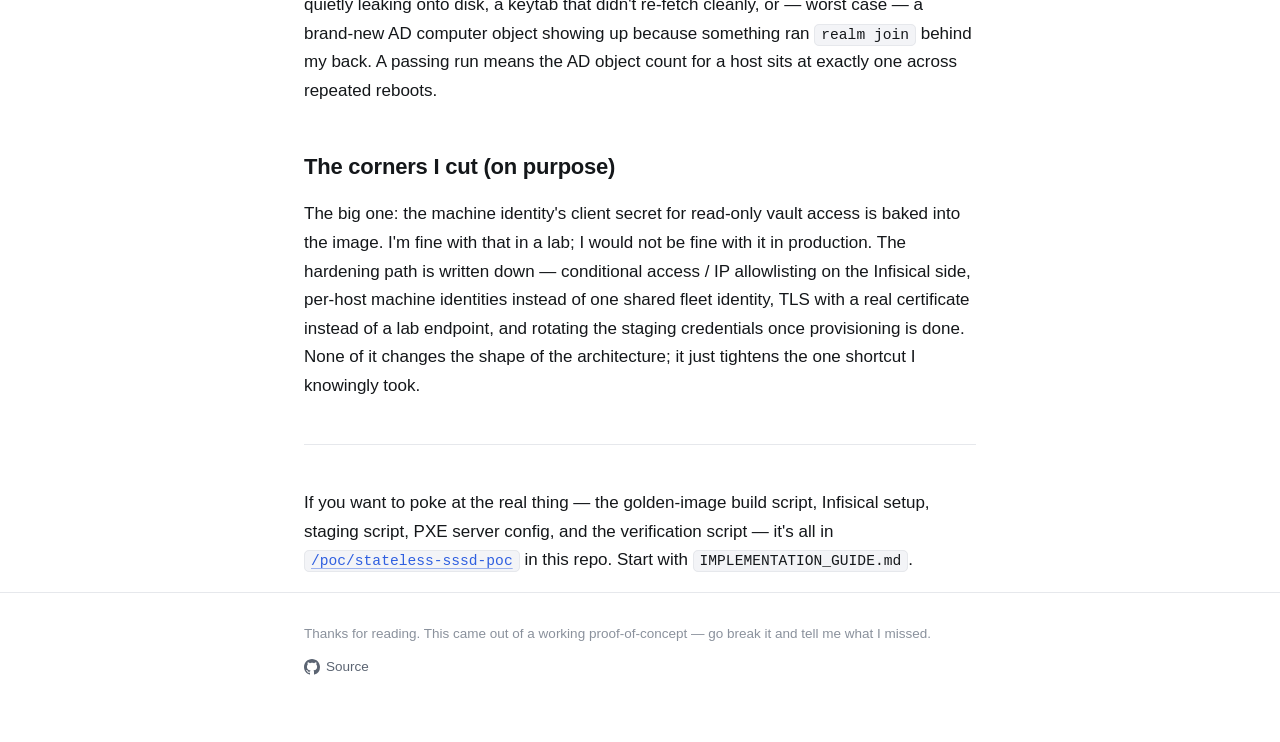
<file: posts/stateless-bare-metal-linux-sssd.html>
<!doctype html>
<html lang="en">
<head>
<meta charset="utf-8">
<meta name="viewport" content="width=device-width, initial-scale=1">
<title>The Keytab Vault: Diskless Bare-Metal Linux with AD Auth via SSSD</title>
<meta name="description" content="I wanted bare-metal servers that boot a pristine OS every time and still let AD users log in. Here's the PXE RAM-boot + keytab vault architecture I ended up with.">
<link rel="icon" type="image/svg+xml" href="../favicon.svg">
<meta property="og:title" content="The Keytab Vault: Diskless Bare-Metal Linux with AD Auth via SSSD">
<meta property="og:description" content="I wanted bare-metal servers that boot a pristine OS every time and still let AD users log in. Here's the PXE RAM-boot + keytab vault architecture I ended up with.">
<meta property="og:type" content="article">
<meta property="og:url" content="https://chronicblondiee.github.io/tech-blog/posts/stateless-bare-metal-linux-sssd.html">
<meta name="twitter:card" content="summary">
<link rel="stylesheet" href="../style.css">
</head>
<body>

<header class="site">
  <div class="wrap">
    <a class="brand" href="../index.html"><span class="logo-mark">c</span>chronicblondiee<span class="dot">.</span>tech</a>
    <nav class="site">
      <a href="../index.html">Posts</a>
      <a href="https://github.com/chronicblondiee/tech-blog/tree/main/poc/stateless-sssd-poc">Source</a>
    </nav>
  </div>
</header>

<main class="wrap">

  <a class="back-link" href="../index.html"><span class="arrow">&larr;</span><span>All posts</span></a>

  <span class="tag">infra</span><span class="tag">linux</span><span class="tag">active-directory</span>

  <h1>The Keytab Vault: Diskless Bare-Metal Linux with AD Auth via SSSD</h1>
  <div class="post-meta">July 2026 &middot; POC writeup &middot; full source in <a href="https://github.com/chronicblondiee/tech-blog/tree/main/poc/stateless-sssd-poc"><code>/poc</code></a></div>

  <p class="lede">
    I wanted physical servers that boot a pristine OS every single time —
    zero local disk state — and still let AD users log in through SSSD,
    without a long-lived secret baked into the image. This is the
    architecture I landed on, why each piece is there, and the sharp edges
    that only show up once you're dealing with a fleet of mismatched
    hardware instead of one friendly lab box.
  </p>

  <h2>The problem</h2>
  <p>
    Stateless infrastructure is easy to reason about when it's a VM or a
    container: throw it away, boot another one, let the orchestrator hand
    out identity. Bare metal is the awkward one. There's no hypervisor to
    give you a fresh disk, the hardware underneath is a grab-bag of NICs,
    storage controllers, and firmware, and the one piece of state that
    traditionally <em>can't</em> be stateless — the AD computer account and
    its Kerberos keytab — is exactly what SSSD needs before a single user
    can log in.
  </p>
  <p>
    The obvious move — <code>realm join</code> on every boot — is a trap.
    It mutates the AD computer object's password each time, litters the
    domain with machine-account churn, and means the golden image has to
    carry join credentials. None of that is stateless — it just shoves the
    state problem into Active Directory and calls it a day.
  </p>

  <h2>The approach: join once, fetch forever</h2>
  <p>
    So I split identity into two lifecycles that never touch each other:
  </p>
  <ul>
    <li><strong>The AD computer object gets created exactly once</strong>, out-of-band, by a staging script — never by the host itself.</li>
    <li><strong>The host fetches a copy of that keytab from a secrets manager on every boot</strong>, holds it in RAM only, and throws it away at power-off.</li>
  </ul>
  <p>
    <a href="https://infisical.com">Infisical</a> (self-hosted, runs in
    Docker) sits in the middle. A staging host runs <code>adcli join</code>
    once per physical server to create its AD computer object and spit out a
    keytab, base64-encodes it, and uploads it to Infisical under a key
    derived from the hostname. I also write a second alias keyed by every
    NIC MAC address on the box, because a multi-homed server might come up
    on any cabled port before it has a hostname assigned. The golden image
    never sees join credentials — it only carries a read-only,
    project-scoped machine identity that can fetch secrets, not create them.
  </p>
  <p>
    One line in <code>sssd.conf</code> holds the entire design together:
  </p>
  <pre><code>ad_maximum_machine_account_password_age = 0</code></pre>
  <p>
    This is the line that will bite you. It disables SSSD's machine-password
    rotation — miss it and everything works beautifully for 30 days, then
    SSSD rotates the password out from under the vault, the fetched keytab
    and the AD object fall out of sync (KVNO mismatch), and every boot after
    that dies in <code>kinit</code> with
    <code>Preauthentication failed</code>.
  </p>

  <h2>Boot model: streamed into RAM, not written to disk</h2>
  <p>
    The boot path I actually care about skips local disks entirely. A PXE
    ROM hits a <code>dnsmasq</code> proxyDHCP instance (it coexists with the
    corporate DHCP server, so nobody has to touch the existing scopes),
    loads a tiny iPXE binary over TFTP, and chains to an HTTP boot script
    that streams a squashed root filesystem straight into RAM via dracut's
    <code>livenet</code> module.
  </p>
  <div class="diagram">Power on &rarr; PXE ROM &rarr; dnsmasq proxyDHCP (arch detect) &rarr; iPXE (TFTP, tiny)
  &rarr; iPXE chains http://deploy/boot.ipxe &rarr; kernel+initrd over HTTP
  &rarr; dracut livenet: HTTP GET root.squashfs &rarr; copied fully into RAM
  &rarr; tmpfs OverlayFS mounted over the squashfs root &rarr; systemd
  &rarr; network up (DHCP) &rarr; chrony syncs to DC
  &rarr; keytab-fetch.service:
       1. Reads hostname; falls back to boot-NIC MAC
       2. POST /api/v1/auth/universal-auth/login  &rarr; short-lived access token
       3. GET  /api/v3/secrets/raw/KEYTAB_&lt;HOST&gt;  (or KEYTAB_MAC_&lt;MAC&gt;)
       4. base64 -d &rarr; /etc/krb5.keytab  (root:root 0600, tmpfs only)
       5. Sanity check: kinit -kt /etc/krb5.keytab '&lt;HOST&gt;$@REALM'
  &rarr; sssd.service starts &rarr; AD users can authenticate
Reboot &rarr; ENTIRE OS discarded from RAM &rarr; keytab gone &rarr; re-streams pristine image.</div>
  <p>
    Every boot is the same boot. There's no per-node deployment step —
    booting <em>is</em> deployment, and rollback is me flipping a
    <code>current</code> symlink on the image server back to the previous
    SquashFS build. I kept a disk-deploy fallback (OverlayFS over a
    written-to-disk image) for hardware that can't RAM-boot — not enough
    RAM, no PXE-capable NIC — but it's exactly that: the fallback, not the
    design.
  </p>

  <h2>Design rules for a fleet, not a lab</h2>
  <p>
    One golden image across mismatched hardware only works if the image
    stops assuming anything about the box it lands on. These are the rules
    I ended up enforcing:
  </p>
  <ul>
    <li><strong>Generic initramfs.</strong> Distro dracut defaults to hostonly mode, which strips every driver the build machine doesn't personally need — exactly wrong for a fleet. My build forces full driver inclusion and refuses to finish if common RAID/NIC modules are missing.</li>
    <li><strong>UUID/LABEL mounts only.</strong> The build script refuses to seal an image with <code>/dev/sdX</code>-style fstab entries.</li>
    <li><strong>No NIC-specific network config.</strong> Per-interface network scripts are disabled in favor of NetworkManager's match-all DHCP, and hostname assignment belongs to the vault lookup, not the network stack.</li>
    <li><strong>Multi-NIC identity resolution.</strong> The fetch script tries every physical NIC MAC against the vault, so whichever port someone happened to cable still resolves the right host identity.</li>
    <li><strong>Dual console output.</strong> Both the local tty and serial-over-LAN are wired up, so iDRAC/iLO consoles show boot output on every model.</li>
    <li><strong>Per-model smoke test before fleet rollout.</strong> Gaps get fixed by adding a driver to the single image — never by forking a per-model image. That way lies madness.</li>
  </ul>

  <h2>What "verified" means here</h2>
  <p>
    My pass criterion isn't "it booted once." The verification script checks
    that the overlay is active, time is synced, the keytab landed with the
    right principal, <code>kinit -k</code> succeeds, SSSD is healthy, and an
    AD user resolves via <code>id</code> — and then <strong>I reboot the box
    and run the whole thing again</strong>. The failure mode I actually care
    about is the second boot: state quietly leaking onto disk, a keytab that
    didn't re-fetch cleanly, or — worst case — a brand-new AD computer
    object showing up because something ran <code>realm join</code> behind
    my back. A passing run means the AD object count for a host sits at
    exactly one across repeated reboots.
  </p>

  <h2>The corners I cut (on purpose)</h2>
  <p>
    The big one: the machine identity's client secret for read-only vault
    access is baked into the image. I'm fine with that in a lab; I would not
    be fine with it in production. The hardening path is written down —
    conditional access / IP allowlisting on the Infisical side, per-host
    machine identities instead of one shared fleet identity, TLS with a real
    certificate instead of a lab endpoint, and rotating the staging
    credentials once provisioning is done. None of it changes the shape of
    the architecture; it just tightens the one shortcut I knowingly took.
  </p>

  <hr>
  <p>
    If you want to poke at the real thing — the golden-image build script,
    Infisical setup, staging script, PXE server config, and the verification
    script — it's all in
    <a href="https://github.com/chronicblondiee/tech-blog/tree/main/poc/stateless-sssd-poc"><code>/poc/stateless-sssd-poc</code></a>
    in this repo. Start with <code>IMPLEMENTATION_GUIDE.md</code>.
  </p>

</main>

<footer class="site">
  <div class="wrap">
    <span>Thanks for reading. This came out of a working proof-of-concept — go break it and tell me what I missed.</span>
    <a href="https://github.com/chronicblondiee/tech-blog/tree/main/poc/stateless-sssd-poc">
      <svg viewBox="0 0 16 16" aria-hidden="true"><path d="M8 0C3.58 0 0 3.58 0 8c0 3.54 2.29 6.53 5.47 7.59.4.07.55-.17.55-.38 0-.19-.01-.82-.01-1.49-2.01.37-2.53-.49-2.69-.94-.09-.23-.48-.94-.82-1.13-.28-.15-.68-.52-.01-.53.63-.01 1.08.58 1.23.82.72 1.21 1.87.87 2.33.66.07-.52.28-.87.51-1.07-1.78-.2-3.64-.89-3.64-3.95 0-.87.31-1.59.82-2.15-.08-.2-.36-1.02.08-2.12 0 0 .67-.21 2.2.82.64-.18 1.32-.27 2-.27.68 0 1.36.09 2 .27 1.53-1.04 2.2-.82 2.2-.82.44 1.1.16 1.92.08 2.12.51.56.82 1.27.82 2.15 0 3.07-1.87 3.75-3.65 3.95.29.25.54.73.54 1.48 0 1.07-.01 1.93-.01 2.2 0 .21.15.46.55.38A8.01 8.01 0 0 0 16 8c0-4.42-3.58-8-8-8Z"/></svg>
      <span>Source</span>
    </a>
  </div>
</footer>

</body>
</html>
</file>
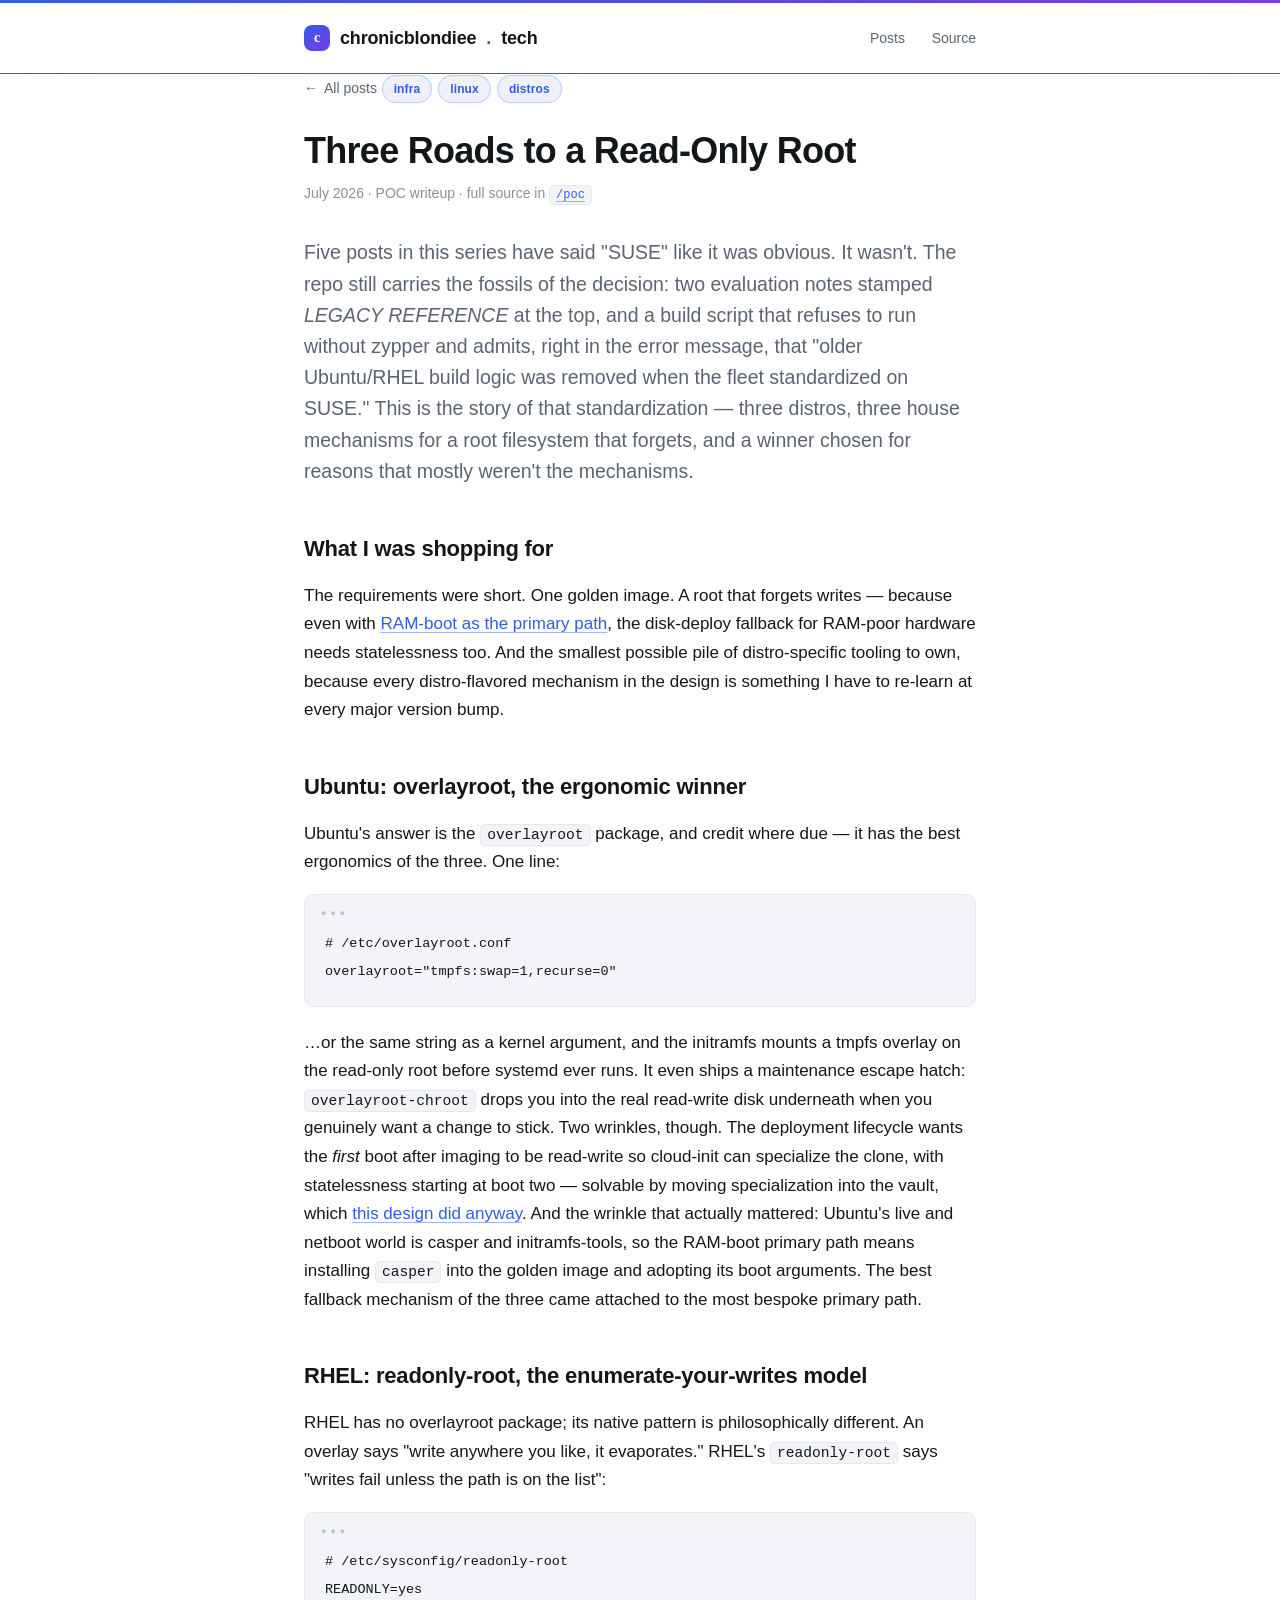
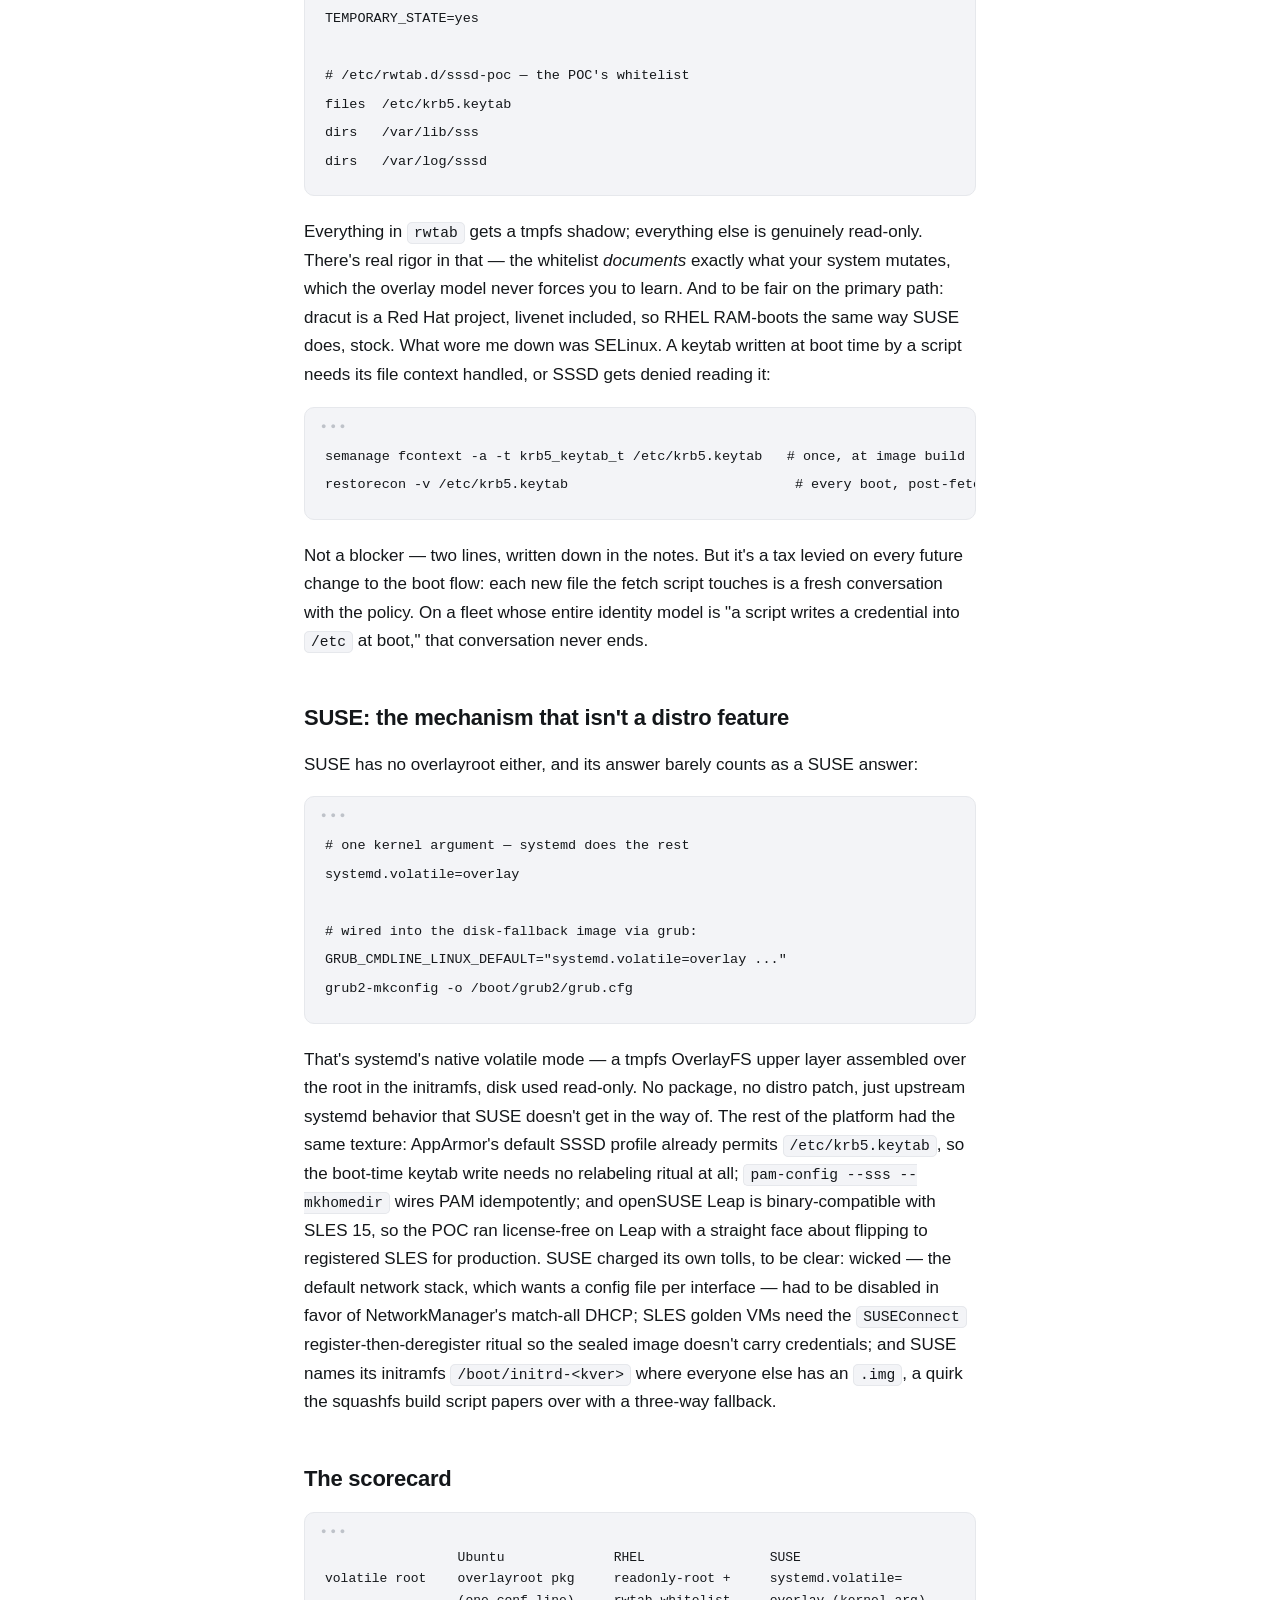
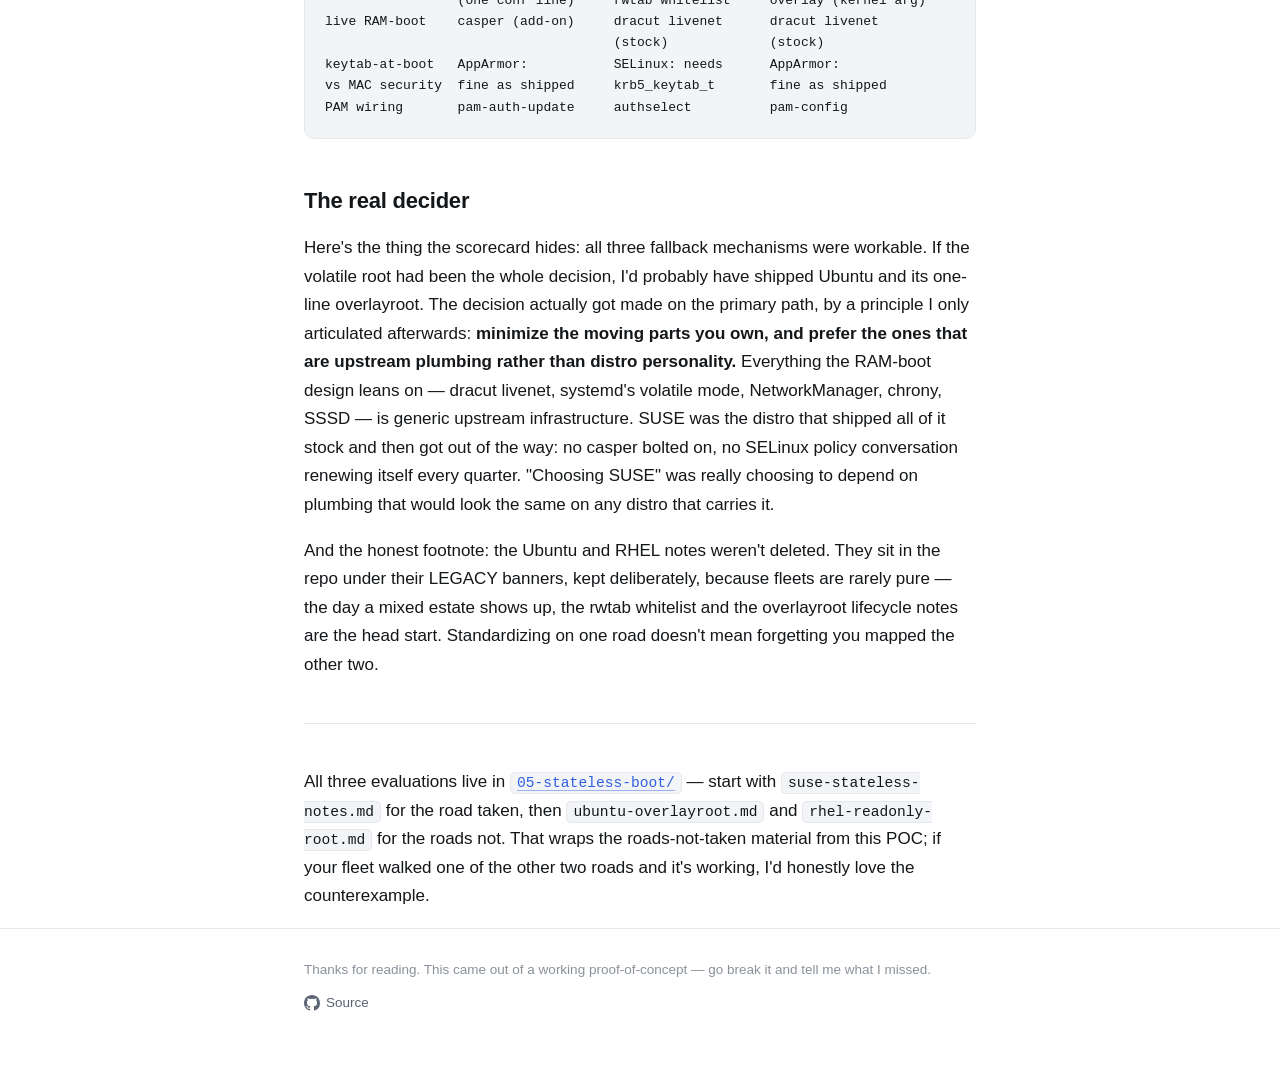
<file: posts/three-roads-to-a-readonly-root.html>
<!doctype html>
<html lang="en">
<head>
<meta charset="utf-8">
<meta name="viewport" content="width=device-width, initial-scale=1">
<title>Three Roads to a Read-Only Root</title>
<meta name="description" content="Ubuntu's overlayroot, RHEL's readonly-root, and SUSE's systemd.volatile — three house mechanisms for a root filesystem that forgets, and why the distro decision was actually made somewhere else entirely.">
<link rel="icon" type="image/svg+xml" href="../favicon.svg">
<meta property="og:title" content="Three Roads to a Read-Only Root">
<meta property="og:description" content="Ubuntu's overlayroot, RHEL's readonly-root, and SUSE's systemd.volatile — three house mechanisms for a root filesystem that forgets, and why the distro decision was actually made somewhere else entirely.">
<meta property="og:type" content="article">
<meta property="og:url" content="https://chronicblondiee.github.io/tech-blog/posts/three-roads-to-a-readonly-root.html">
<meta name="twitter:card" content="summary">
<link rel="stylesheet" href="../style.css">
</head>
<body>

<header class="site">
  <div class="wrap">
    <a class="brand" href="../index.html"><span class="logo-mark">c</span>chronicblondiee<span class="dot">.</span>tech</a>
    <nav class="site">
      <a href="../index.html">Posts</a>
      <a href="https://github.com/chronicblondiee/tech-blog/tree/main/poc/stateless-sssd-poc">Source</a>
    </nav>
  </div>
</header>

<main class="wrap">

  <a class="back-link" href="../index.html"><span class="arrow">&larr;</span><span>All posts</span></a>

  <span class="tag">infra</span><span class="tag">linux</span><span class="tag">distros</span>

  <h1>Three Roads to a Read-Only Root</h1>
  <div class="post-meta">July 2026 &middot; POC writeup &middot; full source in <a href="https://github.com/chronicblondiee/tech-blog/tree/main/poc/stateless-sssd-poc"><code>/poc</code></a></div>

  <p class="lede">
    Five posts in this series have said "SUSE" like it was obvious. It
    wasn't. The repo still carries the fossils of the decision: two
    evaluation notes stamped <em>LEGACY REFERENCE</em> at the top, and a
    build script that refuses to run without zypper and admits, right in
    the error message, that "older Ubuntu/RHEL build logic was removed when
    the fleet standardized on SUSE." This is the story of that
    standardization — three distros, three house mechanisms for a root
    filesystem that forgets, and a winner chosen for reasons that mostly
    weren't the mechanisms.
  </p>

  <h2>What I was shopping for</h2>
  <p>
    The requirements were short. One golden image. A root that forgets
    writes — because even with
    <a href="pxe-ram-boot-pipeline.html">RAM-boot as the primary path</a>,
    the disk-deploy fallback for RAM-poor hardware needs statelessness too.
    And the smallest possible pile of distro-specific tooling to own,
    because every distro-flavored mechanism in the design is something I
    have to re-learn at every major version bump.
  </p>

  <h2>Ubuntu: overlayroot, the ergonomic winner</h2>
  <p>
    Ubuntu's answer is the <code>overlayroot</code> package, and credit
    where due — it has the best ergonomics of the three. One line:
  </p>
  <pre><code># /etc/overlayroot.conf
overlayroot="tmpfs:swap=1,recurse=0"</code></pre>
  <p>
    …or the same string as a kernel argument, and the initramfs mounts a
    tmpfs overlay on the read-only root before systemd ever runs. It even
    ships a maintenance escape hatch: <code>overlayroot-chroot</code> drops
    you into the real read-write disk underneath when you genuinely want a
    change to stick. Two wrinkles, though. The deployment lifecycle wants
    the <em>first</em> boot after imaging to be read-write so cloud-init
    can specialize the clone, with statelessness starting at boot two —
    solvable by moving specialization into the vault, which
    <a href="inside-the-keytab-vault-infisical.html">this design did
    anyway</a>. And the wrinkle that actually mattered: Ubuntu's live and
    netboot world is casper and initramfs-tools, so the RAM-boot primary
    path means installing <code>casper</code> into the golden image and
    adopting its boot arguments. The best fallback mechanism of the three
    came attached to the most bespoke primary path.
  </p>

  <h2>RHEL: readonly-root, the enumerate-your-writes model</h2>
  <p>
    RHEL has no overlayroot package; its native pattern is philosophically
    different. An overlay says "write anywhere you like, it evaporates."
    RHEL's <code>readonly-root</code> says "writes fail unless the path is
    on the list":
  </p>
  <pre><code># /etc/sysconfig/readonly-root
READONLY=yes
TEMPORARY_STATE=yes

# /etc/rwtab.d/sssd-poc — the POC's whitelist
files  /etc/krb5.keytab
dirs   /var/lib/sss
dirs   /var/log/sssd</code></pre>
  <p>
    Everything in <code>rwtab</code> gets a tmpfs shadow; everything else
    is genuinely read-only. There's real rigor in that — the whitelist
    <em>documents</em> exactly what your system mutates, which the overlay
    model never forces you to learn. And to be fair on the primary path:
    dracut is a Red Hat project, livenet included, so RHEL RAM-boots the
    same way SUSE does, stock. What wore me down was SELinux. A keytab
    written at boot time by a script needs its file context handled, or
    SSSD gets denied reading it:
  </p>
  <pre><code>semanage fcontext -a -t krb5_keytab_t /etc/krb5.keytab   # once, at image build
restorecon -v /etc/krb5.keytab                            # every boot, post-fetch</code></pre>
  <p>
    Not a blocker — two lines, written down in the notes. But it's a tax
    levied on every future change to the boot flow: each new file the
    fetch script touches is a fresh conversation with the policy. On a
    fleet whose entire identity model is "a script writes a credential
    into <code>/etc</code> at boot," that conversation never ends.
  </p>

  <h2>SUSE: the mechanism that isn't a distro feature</h2>
  <p>
    SUSE has no overlayroot either, and its answer barely counts as a
    SUSE answer:
  </p>
  <pre><code># one kernel argument — systemd does the rest
systemd.volatile=overlay

# wired into the disk-fallback image via grub:
GRUB_CMDLINE_LINUX_DEFAULT="systemd.volatile=overlay ..."
grub2-mkconfig -o /boot/grub2/grub.cfg</code></pre>
  <p>
    That's systemd's native volatile mode — a tmpfs OverlayFS upper layer
    assembled over the root in the initramfs, disk used read-only. No
    package, no distro patch, just upstream systemd behavior that SUSE
    doesn't get in the way of. The rest of the platform had the same
    texture: AppArmor's default SSSD profile already permits
    <code>/etc/krb5.keytab</code>, so the boot-time keytab write needs no
    relabeling ritual at all; <code>pam-config --sss --mkhomedir</code>
    wires PAM idempotently; and openSUSE Leap is binary-compatible with
    SLES 15, so the POC ran license-free on Leap with a straight face
    about flipping to registered SLES for production. SUSE charged its
    own tolls, to be clear: wicked — the default network stack, which
    wants a config file per interface — had to be disabled in favor of
    NetworkManager's match-all DHCP; SLES golden VMs need the
    <code>SUSEConnect</code> register-then-deregister ritual so the sealed
    image doesn't carry credentials; and SUSE names its initramfs
    <code>/boot/initrd-&lt;kver&gt;</code> where everyone else has an
    <code>.img</code>, a quirk the squashfs build script papers over with
    a three-way fallback.
  </p>

  <h2>The scorecard</h2>
  <div class="diagram">                 Ubuntu              RHEL                SUSE
volatile root    overlayroot pkg     readonly-root +     systemd.volatile=
                 (one conf line)     rwtab whitelist     overlay (kernel arg)
live RAM-boot    casper (add-on)     dracut livenet      dracut livenet
                                     (stock)             (stock)
keytab-at-boot   AppArmor:           SELinux: needs      AppArmor:
vs MAC security  fine as shipped     krb5_keytab_t       fine as shipped
PAM wiring       pam-auth-update     authselect          pam-config</div>

  <h2>The real decider</h2>
  <p>
    Here's the thing the scorecard hides: all three fallback mechanisms
    were workable. If the volatile root had been the whole decision, I'd
    probably have shipped Ubuntu and its one-line overlayroot. The
    decision actually got made on the primary path, by a principle I only
    articulated afterwards: <strong>minimize the moving parts you own, and
    prefer the ones that are upstream plumbing rather than distro
    personality.</strong> Everything the RAM-boot design leans on — dracut
    livenet, systemd's volatile mode, NetworkManager, chrony, SSSD — is
    generic upstream infrastructure. SUSE was the distro that shipped all
    of it stock and then got out of the way: no casper bolted on, no
    SELinux policy conversation renewing itself every quarter. "Choosing
    SUSE" was really choosing to depend on plumbing that would look the
    same on any distro that carries it.
  </p>
  <p>
    And the honest footnote: the Ubuntu and RHEL notes weren't deleted.
    They sit in the repo under their LEGACY banners, kept deliberately,
    because fleets are rarely pure — the day a mixed estate shows up, the
    rwtab whitelist and the overlayroot lifecycle notes are the head start.
    Standardizing on one road doesn't mean forgetting you mapped the other
    two.
  </p>

  <hr>
  <p>
    All three evaluations live in
    <a href="https://github.com/chronicblondiee/tech-blog/tree/main/poc/stateless-sssd-poc/05-stateless-boot"><code>05-stateless-boot/</code></a>
    — start with <code>suse-stateless-notes.md</code> for the road taken,
    then <code>ubuntu-overlayroot.md</code> and
    <code>rhel-readonly-root.md</code> for the roads not. That wraps the
    roads-not-taken material from this POC; if your fleet walked one of
    the other two roads and it's working, I'd honestly love the
    counterexample.
  </p>

</main>

<footer class="site">
  <div class="wrap">
    <span>Thanks for reading. This came out of a working proof-of-concept — go break it and tell me what I missed.</span>
    <a href="https://github.com/chronicblondiee/tech-blog/tree/main/poc/stateless-sssd-poc">
      <svg viewBox="0 0 16 16" aria-hidden="true"><path d="M8 0C3.58 0 0 3.58 0 8c0 3.54 2.29 6.53 5.47 7.59.4.07.55-.17.55-.38 0-.19-.01-.82-.01-1.49-2.01.37-2.53-.49-2.69-.94-.09-.23-.48-.94-.82-1.13-.28-.15-.68-.52-.01-.53.63-.01 1.08.58 1.23.82.72 1.21 1.87.87 2.33.66.07-.52.28-.87.51-1.07-1.78-.2-3.64-.89-3.64-3.95 0-.87.31-1.59.82-2.15-.08-.2-.36-1.02.08-2.12 0 0 .67-.21 2.2.82.64-.18 1.32-.27 2-.27.68 0 1.36.09 2 .27 1.53-1.04 2.2-.82 2.2-.82.44 1.1.16 1.92.08 2.12.51.56.82 1.27.82 2.15 0 3.07-1.87 3.75-3.65 3.95.29.25.54.73.54 1.48 0 1.07-.01 1.93-.01 2.2 0 .21.15.46.55.38A8.01 8.01 0 0 0 16 8c0-4.42-3.58-8-8-8Z"/></svg>
      <span>Source</span>
    </a>
  </div>
</footer>

</body>
</html>
</file>
<file: style.css>
:root {
  color-scheme: light dark;
  --bg: #ffffff;
  --bg-soft: #f8f9fb;
  --text: #14171a;
  --text-dim: #5b6472;
  --text-faint: #8a919c;
  --accent: #2f5fe0;
  --accent-2: #7c3aed;
  --border: #e6e8ec;
  --code-bg: #f3f4f7;
  --tag-bg: #eef1fb;
  --shadow: rgba(20, 23, 26, 0.08);
  --header-bg: rgba(255, 255, 255, 0.75);
}

@media (prefers-color-scheme: dark) {
  :root {
    --bg: #0f1115;
    --bg-soft: #15181d;
    --text: #e8eaed;
    --text-dim: #9aa1ac;
    --text-faint: #6b7280;
    --accent: #7c9dff;
    --accent-2: #a78bfa;
    --border: #23262d;
    --code-bg: #1a1d23;
    --tag-bg: #1c2030;
    --shadow: rgba(0, 0, 0, 0.45);
    --header-bg: rgba(15, 17, 21, 0.7);
  }
}

* { box-sizing: border-box; }

html {
  -webkit-text-size-adjust: 100%;
  scroll-behavior: smooth;
}

body {
  margin: 0;
  background: var(--bg);
  color: var(--text);
  font: 17px/1.68 -apple-system, BlinkMacSystemFont, "Segoe UI", Roboto, Helvetica, Arial, sans-serif;
  -webkit-font-smoothing: antialiased;
  text-rendering: optimizeLegibility;
}

::selection {
  background: var(--accent);
  color: #fff;
}

a { color: var(--accent); }

a:focus-visible, button:focus-visible {
  outline: 2px solid var(--accent);
  outline-offset: 3px;
  border-radius: 2px;
}

.wrap {
  max-width: 720px;
  margin: 0 auto;
  padding: 0 24px;
}

header.site {
  position: sticky;
  top: 0;
  z-index: 20;
  border-top: 3px solid var(--accent);
  border-image: linear-gradient(90deg, var(--accent), var(--accent-2)) 1;
  border-bottom: 1px solid var(--border);
  background: var(--bg);
  background: var(--header-bg);
  backdrop-filter: blur(10px);
  -webkit-backdrop-filter: blur(10px);
  padding: 20px 0;
}

header.site .wrap {
  display: flex;
  align-items: center;
  justify-content: space-between;
  flex-wrap: wrap;
  gap: 10px;
}

.brand {
  display: inline-flex;
  align-items: center;
  gap: 10px;
  font-size: 18px;
  font-weight: 700;
  color: var(--text);
  text-decoration: none;
  letter-spacing: -0.01em;
}

.brand:hover { color: var(--text); }

.brand .dot { color: var(--accent); }

.logo-mark {
  display: inline-flex;
  align-items: center;
  justify-content: center;
  width: 26px;
  height: 26px;
  border-radius: 8px;
  background: linear-gradient(135deg, var(--accent), var(--accent-2));
  color: #fff;
  font-family: Georgia, "Times New Roman", serif;
  font-weight: 700;
  font-size: 14px;
  line-height: 1;
  flex-shrink: 0;
}

nav.site a {
  position: relative;
  color: var(--text-dim);
  text-decoration: none;
  margin-left: 22px;
  font-size: 14px;
  transition: color 0.15s ease;
}

nav.site a::after {
  content: "";
  position: absolute;
  left: 0;
  right: 0;
  bottom: -4px;
  height: 1px;
  background: var(--accent);
  transform: scaleX(0);
  transform-origin: right;
  transition: transform 0.2s ease;
}

nav.site a:hover { color: var(--accent); }
nav.site a:hover::after { transform: scaleX(1); transform-origin: left; }

main { padding: 56px 0 90px; }

h1 {
  font-size: clamp(28px, 4.5vw, 36px);
  font-weight: 800;
  line-height: 1.2;
  letter-spacing: -0.02em;
  margin: 0 0 10px;
}

h2 {
  font-size: 22px;
  font-weight: 700;
  margin: 44px 0 14px;
  letter-spacing: -0.01em;
}

h3 {
  font-size: 17px;
  font-weight: 700;
  margin: 28px 0 10px;
}

p, ul, ol, table { margin: 0 0 17px; }

ul, ol { padding-left: 22px; }

li { margin-bottom: 7px; }

a {
  text-underline-offset: 3px;
  text-decoration-color: color-mix(in srgb, var(--accent) 45%, transparent);
  transition: text-decoration-color 0.15s ease, color 0.15s ease;
}

a:hover {
  text-decoration-color: var(--accent);
}

.post-meta {
  color: var(--text-faint);
  font-size: 14px;
  margin-bottom: 32px;
}

.tag {
  display: inline-block;
  background: var(--tag-bg);
  color: var(--accent);
  border: 1px solid color-mix(in srgb, var(--accent) 25%, transparent);
  border-radius: 999px;
  padding: 3px 11px;
  font-size: 12px;
  font-weight: 600;
  letter-spacing: 0.01em;
  margin-right: 6px;
}

.lede {
  font-size: 19.5px;
  line-height: 1.6;
  color: var(--text-dim);
  margin-bottom: 30px;
}

code {
  background: var(--code-bg);
  border: 1px solid var(--border);
  border-radius: 5px;
  padding: 2px 6px;
  font-size: 0.86em;
  font-family: ui-monospace, SFMono-Regular, Menlo, Consolas, monospace;
}

pre {
  position: relative;
  background: var(--code-bg);
  border: 1px solid var(--border);
  border-radius: 10px;
  padding: 34px 20px 20px;
  overflow-x: auto;
  margin: 0 0 22px;
  box-shadow: inset 0 1px 0 rgba(255, 255, 255, 0.02);
}

pre::before {
  content: "\25CF \25CF \25CF";
  position: absolute;
  top: 12px;
  left: 16px;
  font-size: 9px;
  letter-spacing: 4px;
  color: var(--text-faint);
  opacity: 0.5;
}

pre code {
  background: none;
  border: none;
  padding: 0;
  font-size: 13.5px;
  line-height: 1.6;
}

blockquote {
  position: relative;
  margin: 0 0 20px;
  padding: 4px 20px 4px 24px;
  border-left: 3px solid var(--accent);
  color: var(--text-dim);
  font-style: italic;
}

table {
  width: 100%;
  border-collapse: collapse;
  font-size: 14.5px;
}

th, td {
  text-align: left;
  padding: 9px 12px;
  border-bottom: 1px solid var(--border);
}

th { color: var(--text-dim); font-weight: 600; }

hr {
  border: none;
  border-top: 1px solid var(--border);
  margin: 44px 0;
}

.post-list-item {
  display: block;
  padding: 22px 24px;
  margin-bottom: 16px;
  background: var(--bg-soft);
  border: 1px solid var(--border);
  border-radius: 14px;
  text-decoration: none;
  color: inherit;
  transition: transform 0.18s ease, box-shadow 0.18s ease, border-color 0.18s ease;
}

.post-list-item:hover {
  transform: translateY(-3px);
  border-color: color-mix(in srgb, var(--accent) 40%, var(--border));
  box-shadow: 0 10px 28px -12px var(--shadow);
}

.post-list-item h2 {
  display: inline-flex;
  align-items: center;
  gap: 6px;
  margin: 0 0 8px;
  font-size: 21px;
  color: var(--text);
}

.post-list-item h2::after {
  content: "\2192";
  color: var(--accent);
  opacity: 0;
  transform: translateX(-4px);
  transition: opacity 0.18s ease, transform 0.18s ease;
}

.post-list-item:hover h2::after {
  opacity: 1;
  transform: translateX(0);
}

.post-list-item .post-meta { margin-bottom: 10px; }

.post-list-item .excerpt {
  color: var(--text-dim);
  font-size: 15.5px;
  margin: 0;
}

.intro {
  padding: 4px 0 40px;
  border-bottom: 1px solid var(--border);
  margin-bottom: 40px;
}

.intro h1 {
  margin-bottom: 12px;
}

.intro p {
  color: var(--text-dim);
  font-size: 17.5px;
  margin: 0;
  max-width: 56ch;
}

footer.site {
  border-top: 1px solid var(--border);
  padding: 30px 0 64px;
}

footer.site .wrap {
  display: flex;
  align-items: center;
  justify-content: space-between;
  flex-wrap: wrap;
  gap: 10px;
  color: var(--text-faint);
  font-size: 13.5px;
}

footer.site a {
  display: inline-flex;
  align-items: center;
  gap: 6px;
  color: var(--text-dim);
  text-decoration: none;
}

footer.site a:hover { color: var(--accent); }

footer.site svg { width: 16px; height: 16px; fill: currentColor; }

.diagram {
  position: relative;
  background: var(--code-bg);
  border: 1px solid var(--border);
  border-radius: 10px;
  padding: 34px 20px 20px;
  overflow-x: auto;
  font-family: ui-monospace, SFMono-Regular, Menlo, Consolas, monospace;
  font-size: 13px;
  line-height: 1.65;
  white-space: pre;
  margin: 0 0 22px;
}

.diagram::before {
  content: "\25CF \25CF \25CF";
  position: absolute;
  top: 12px;
  left: 16px;
  font-size: 9px;
  letter-spacing: 4px;
  color: var(--text-faint);
  opacity: 0.5;
}

.back-link {
  display: inline-flex;
  align-items: center;
  gap: 6px;
  margin-bottom: 28px;
  font-size: 14px;
  text-decoration: none;
  color: var(--text-dim);
  transition: color 0.15s ease, gap 0.15s ease;
}

.back-link:hover {
  color: var(--accent);
  gap: 9px;
}

@media (max-width: 600px) {
  main { padding: 40px 0 70px; }
  h1 { font-size: 26px; }
  .post-list-item { padding: 18px; }
  nav.site a { margin-left: 14px; }
}
</file>
